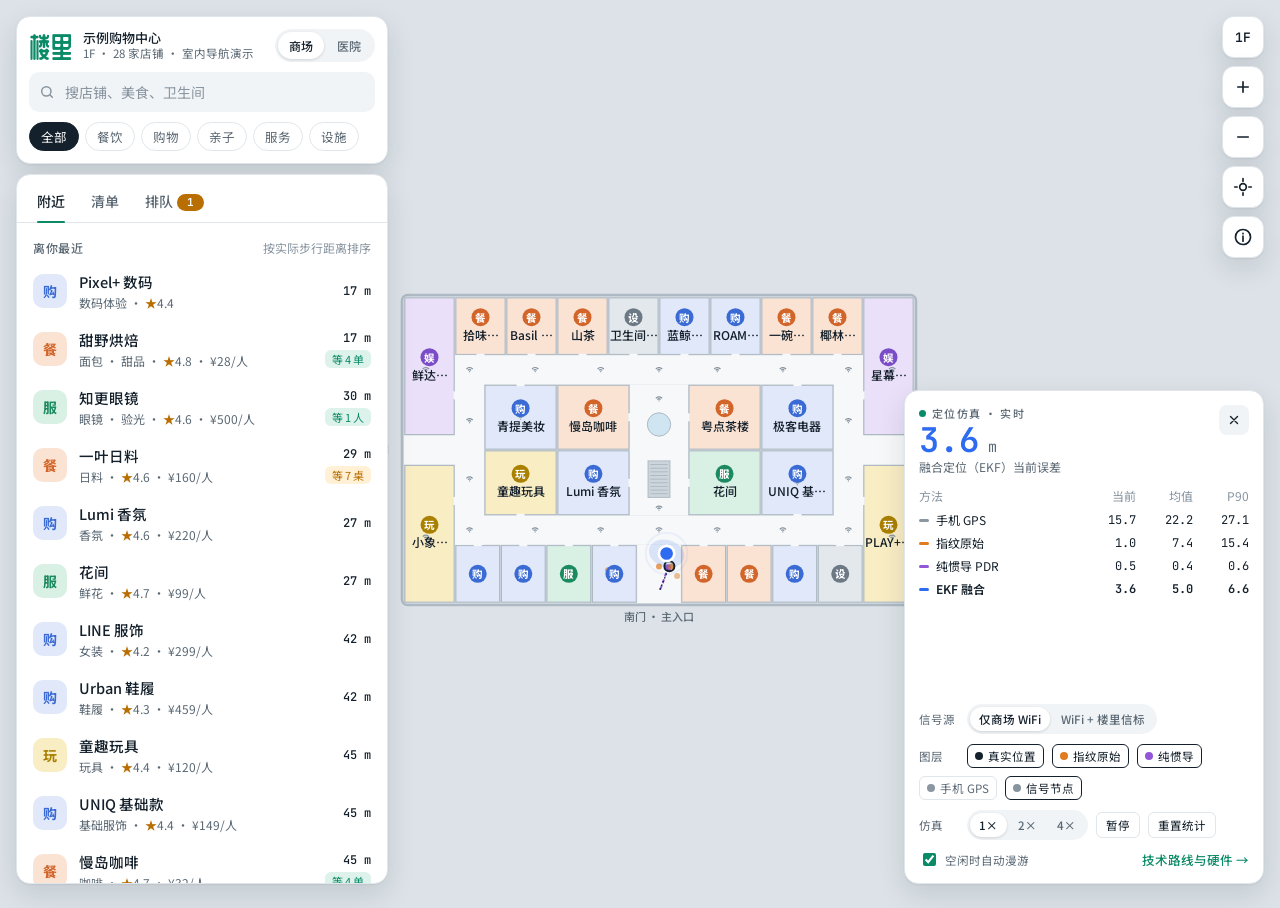
<file: demo/index.html>
<!doctype html>
<html lang="zh-CN"><head><meta charset="utf-8"><meta name="viewport" content="width=device-width,initial-scale=1,viewport-fit=cover">
<title>楼里室内导航</title>
<link rel="preconnect" href="https://fonts.googleapis.com">
<link rel="preconnect" href="https://fonts.gstatic.com" crossorigin>
<link href="https://fonts.googleapis.com/css2?family=JetBrains+Mono:wght@400;600&family=Noto+Sans+SC:wght@400;500;700&family=ZCOOL+QingKe+HuangYou&display=swap" rel="stylesheet">
<style>
/* Layout: full-bleed indoor floor plan on canvas; left column = search + panel (bottom sheet on phones); live positioning console bottom-right */
:root{
  --ground:#DCE2E7; --block:#CDD5DC; --floor:#F7F8F9; --wall:#AEB9C3;
  --ink:#14202B; --muted:#5A6874; --faint:#8794A0;
  --panel:#FFFFFF; --panel-2:#F1F4F6; --line:#E1E6EA;
  --accent:#0A8A66; --accent-ink:#FFFFFF; --accent-soft:#DDF2EA; --route-edge:#05664B;
  --me:#2D6BF0; --me-soft:rgba(45,107,240,.15);
  --warn:#B86E00; --warn-soft:#FFF0D6; --bad:#D2433E; --bad-soft:#FDE4E2; --good:#0A8A66;
  --c-gps:#8C96A0; --c-fp:#E07B1F; --c-pdr:#9256D8; --c-ekf:#2D6BF0; --c-truth:#14202B;
  --t1:#FBE3D3; --t2:#E0E8FA; --t3:#F9EDC4; --t4:#D9F0E5; --t5:#EAE0F9; --t6:#E3E8EC;
  --g1:#D2652A; --g2:#3A6BD4; --g3:#A98000; --g4:#1C8A60; --g5:#7A4CC8; --g6:#6C7884;
  --water:#CFE6F2; --done:#A9B4BE;
  --shadow:0 1px 2px rgba(20,32,43,.06),0 10px 28px rgba(20,32,43,.12);
  --f-ui:"Noto Sans SC",-apple-system,"PingFang SC","Hiragino Sans GB","Microsoft YaHei",sans-serif;
  --f-num:"JetBrains Mono",ui-monospace,"SF Mono",Menlo,Consolas,monospace;
  --f-brand:"ZCOOL QingKe HuangYou","Noto Sans SC","PingFang SC",sans-serif;
}
@media (prefers-color-scheme: dark){:root:not([data-theme="light"]){
  --ground:#0B1015; --block:#151C23; --floor:#1E262E; --wall:#33404C;
  --ink:#E7EDF2; --muted:#9AA8B4; --faint:#6E7C88;
  --panel:#151B21; --panel-2:#1D252D; --line:#28323C;
  --accent:#2CCB98; --accent-ink:#04261C; --accent-soft:#123A2E; --route-edge:#0E7A5A;
  --me:#5C8DFF; --me-soft:rgba(92,141,255,.18);
  --warn:#F0A63A; --warn-soft:#3A2A10; --bad:#FF6B63; --bad-soft:#3D1A18; --good:#2CCB98;
  --c-gps:#7F8A95; --c-fp:#F29A45; --c-pdr:#B486F0; --c-ekf:#5C8DFF; --c-truth:#E7EDF2;
  --t1:#3A281D; --t2:#1F2A44; --t3:#36301A; --t4:#173327; --t5:#2B2340; --t6:#232B33;
  --g1:#F08A4E; --g2:#7097F0; --g3:#D9B23A; --g4:#38C28D; --g5:#A780EC; --g6:#8C99A5;
  --water:#183243; --done:#4A5661;
  --shadow:0 1px 2px rgba(0,0,0,.3),0 10px 28px rgba(0,0,0,.45);
  color-scheme:dark;
}}
:root[data-theme="dark"]{
  --ground:#0B1015; --block:#151C23; --floor:#1E262E; --wall:#33404C;
  --ink:#E7EDF2; --muted:#9AA8B4; --faint:#6E7C88;
  --panel:#151B21; --panel-2:#1D252D; --line:#28323C;
  --accent:#2CCB98; --accent-ink:#04261C; --accent-soft:#123A2E; --route-edge:#0E7A5A;
  --me:#5C8DFF; --me-soft:rgba(92,141,255,.18);
  --warn:#F0A63A; --warn-soft:#3A2A10; --bad:#FF6B63; --bad-soft:#3D1A18; --good:#2CCB98;
  --c-gps:#7F8A95; --c-fp:#F29A45; --c-pdr:#B486F0; --c-ekf:#5C8DFF; --c-truth:#E7EDF2;
  --t1:#3A281D; --t2:#1F2A44; --t3:#36301A; --t4:#173327; --t5:#2B2340; --t6:#232B33;
  --g1:#F08A4E; --g2:#7097F0; --g3:#D9B23A; --g4:#38C28D; --g5:#A780EC; --g6:#8C99A5;
  --water:#183243; --done:#4A5661;
  --shadow:0 1px 2px rgba(0,0,0,.3),0 10px 28px rgba(0,0,0,.45);
  color-scheme:dark;
}
[hidden]{display:none!important}
html,body{height:100%}
body{background:var(--ground);color:var(--ink);font-family:var(--f-ui);font-size:14px;overflow:hidden;-webkit-font-smoothing:antialiased}
button{font-family:inherit;color:inherit}
button:focus-visible,input:focus-visible{outline:2px solid var(--me);outline-offset:2px}
#app{position:fixed;inset:0}
#map{position:absolute;inset:0;width:100%;height:100%;display:block;touch-action:none;cursor:grab}
#map.dragging{cursor:grabbing}
.card{background:var(--panel);border:1px solid var(--line);border-radius:14px;box-shadow:var(--shadow)}
.muted{color:var(--muted)}
.num{font-family:var(--f-num);font-variant-numeric:tabular-nums}

/* left column */
.side{position:absolute;top:calc(16px + env(safe-area-inset-top,0px));left:16px;bottom:16px;width:372px;display:flex;flex-direction:column;gap:10px;pointer-events:none;z-index:5}
.side>*{pointer-events:auto}
.topbar{padding:12px;display:flex;flex-direction:column;gap:10px;flex:none}
.brandrow{display:flex;align-items:center;gap:10px}
.brand{flex:none;white-space:nowrap;font-family:var(--f-brand);font-size:28px;line-height:1;color:var(--accent);letter-spacing:.04em}
.venue-name{flex:1;display:flex;flex-direction:column;line-height:1.25;min-width:0}
.venue-name b{font-size:13px;font-weight:500;white-space:nowrap;overflow:hidden;text-overflow:ellipsis}
.venue-name span{font-size:11.5px;color:var(--muted);white-space:nowrap;overflow:hidden;text-overflow:ellipsis}
.seg{display:inline-flex;background:var(--panel-2);border-radius:999px;padding:3px;gap:2px;flex:none}
.seg button{border:0;background:transparent;color:var(--muted);font-size:12px;font-weight:500;padding:5px 11px;border-radius:999px;cursor:pointer;white-space:nowrap}
.seg button[aria-pressed="true"]{background:var(--panel);color:var(--ink);box-shadow:0 1px 3px rgba(0,0,0,.14)}
.brandrow .seg{margin-left:auto}
.search{display:flex;align-items:center;gap:8px;background:var(--panel-2);border-radius:10px;padding:0 10px;height:40px}
.search svg{flex:none;color:var(--faint)}
.search input{flex:1;min-width:0;border:0;background:transparent;color:var(--ink);font:14px var(--f-ui);outline:none}
.search input::placeholder{color:var(--faint)}
.chips{display:flex;gap:6px;overflow-x:auto;scrollbar-width:none}
.chips::-webkit-scrollbar{display:none}
.fchip{flex:none;border:1px solid var(--line);background:var(--panel);border-radius:999px;padding:4px 11px;font-size:12.5px;cursor:pointer;color:var(--muted)}
.fchip[aria-pressed="true"]{background:var(--ink);border-color:var(--ink);color:var(--panel)}

.panel{flex:0 1 auto;min-height:0;display:flex;flex-direction:column;overflow:hidden}
.handle{display:none}
.tabs{display:flex;gap:2px;padding:6px 8px 0;border-bottom:1px solid var(--line);flex:none}
.tab{position:relative;border:0;background:none;padding:10px 12px 11px;font-size:14px;font-weight:500;color:var(--muted);cursor:pointer}
.tab[aria-selected="true"]{color:var(--ink)}
.tab[aria-selected="true"]::after{content:"";position:absolute;left:12px;right:12px;bottom:-1px;height:2.5px;border-radius:2px;background:var(--accent)}
.tab .badge{display:inline-block;min-width:17px;height:17px;padding:0 5px;margin-left:4px;border-radius:9px;background:var(--warn);color:var(--panel);font:600 11px/17px var(--f-num);text-align:center;vertical-align:1px}
.tab.navtab{color:var(--accent)}
.pbody{overflow-y:auto;padding:6px 0 12px;min-height:0;overscroll-behavior:contain}
.sect-h{display:flex;align-items:baseline;justify-content:space-between;padding:10px 16px 6px;font-size:12px;font-weight:500;letter-spacing:.06em;color:var(--muted)}
.sect-h .muted{letter-spacing:0;font-weight:400;color:var(--faint)}

.poi{display:flex;align-items:center;gap:12px;width:100%;border:0;background:none;text-align:left;padding:9px 16px;cursor:pointer}
.poi:hover{background:var(--panel-2)}
.glyph{flex:none;width:34px;height:34px;border-radius:10px;display:grid;place-items:center;background:var(--t);color:var(--g);font-weight:700;font-size:14px}
.pmain{flex:1;min-width:0;display:flex;flex-direction:column;gap:2px}
.pname{font-size:14.5px;font-weight:500;white-space:nowrap;overflow:hidden;text-overflow:ellipsis}
.pmeta{font-size:12px;color:var(--muted);white-space:nowrap;overflow:hidden;text-overflow:ellipsis}
.star{color:var(--warn)}
.pside{flex:none;display:flex;flex-direction:column;align-items:flex-end;gap:4px}
.dist{font:500 12px var(--f-num);color:var(--ink)}
.qchip{font-size:11px;padding:1px 7px;border-radius:6px;background:var(--panel-2);color:var(--muted);white-space:nowrap}
.qchip.warn{background:var(--warn-soft);color:var(--warn)}
.qchip.ok{background:var(--accent-soft);color:var(--accent)}

/* detail */
.dhead{padding:6px 16px 4px;display:flex;flex-direction:column;gap:6px}
.back{border:0;background:none;color:var(--muted);font-size:13px;padding:4px 0;cursor:pointer;align-self:flex-start;display:flex;align-items:center;gap:4px}
.dtitle{display:flex;gap:12px;align-items:center}
.dtitle h2{margin:0;font-size:20px;font-weight:700;text-wrap:balance}
.dmeta{font-size:13px;color:var(--muted);display:flex;flex-wrap:wrap;gap:4px 10px}
.tags{display:flex;flex-wrap:wrap;gap:6px}
.tag{font-size:11.5px;padding:2px 8px;border-radius:6px;background:var(--panel-2);color:var(--muted)}
.actions{display:flex;gap:8px;padding:10px 16px 4px}
.btn{border:1px solid var(--line);background:var(--panel);border-radius:10px;padding:9px 12px;font-size:13.5px;font-weight:500;cursor:pointer;display:inline-flex;align-items:center;justify-content:center;gap:6px;white-space:nowrap}
.btn:hover{background:var(--panel-2)}
.btn.primary{background:var(--accent);border-color:var(--accent);color:var(--accent-ink);flex:1}
.btn.primary:hover{filter:brightness(1.05);background:var(--accent)}
.btn.on{color:var(--warn);border-color:var(--warn)}
.btn.block{width:calc(100% - 32px);margin:8px 16px 0}
.qbox{margin:10px 16px 0;padding:12px 14px;border-radius:12px;background:var(--warn-soft);display:flex;align-items:center;gap:12px}
.qbox.ok{background:var(--accent-soft)}
.qbox .qn{font:600 26px/1 var(--f-num);color:var(--warn)}
.qbox.ok .qn{color:var(--accent)}
.qbox .qt{font-size:12.5px;color:var(--ink);line-height:1.45}
.deal{display:flex;align-items:center;gap:10px;margin:0 16px 8px;padding:10px 12px;border:1px solid var(--line);border-radius:12px}
.deal .dn{flex:1;min-width:0;font-size:13.5px}
.deal .dp{font:600 17px var(--f-num);color:var(--bad)}
.deal .do{font:12px var(--f-num);color:var(--faint);text-decoration:line-through}
.deal .tagx{font-size:11px;color:var(--bad);border:1px solid var(--bad);border-radius:4px;padding:0 4px;flex:none}
.menu{display:flex;flex-wrap:wrap;gap:6px;padding:0 16px}
.menu span{font-size:12.5px;padding:5px 10px;border-radius:8px;background:var(--panel-2)}
.rev{display:flex;gap:10px;padding:6px 16px}
.ava{flex:none;width:28px;height:28px;border-radius:50%;background:var(--panel-2);display:grid;place-items:center;font-size:12px;color:var(--muted)}
.rev p{margin:0;font-size:13px;line-height:1.55}
.rev b{font-weight:500;font-size:12px;color:var(--muted);display:block}
.note{margin:10px 16px 0;font-size:11.5px;color:var(--faint);line-height:1.5}

/* plan */
.fav{display:flex;align-items:center;gap:10px;padding:8px 16px}
.fav input{width:17px;height:17px;accent-color:var(--accent);flex:none}
.fav label{flex:1;min-width:0;display:flex;align-items:center;gap:10px;cursor:pointer}
.fav .glyph{width:28px;height:28px;border-radius:8px;font-size:12px}
.plan{margin:12px 16px 0;border:1px solid var(--line);border-radius:14px;overflow:hidden}
.plan-h{padding:12px 14px;background:var(--accent-soft)}
.plan-h b{font-size:15px}
.plan-h div{font-size:12.5px;color:var(--muted);margin-top:3px}
.plan-h .save{color:var(--accent);font-weight:500}
.stop{display:grid;grid-template-columns:26px 1fr auto;gap:10px;align-items:start;padding:10px 14px;border-top:1px solid var(--line)}
.sn{width:22px;height:22px;border-radius:50%;background:var(--accent);color:var(--accent-ink);font:600 12px/22px var(--f-num);text-align:center}
.stop .st{font-size:13.5px;font-weight:500}
.stop .ss{font-size:12px;color:var(--muted);margin-top:2px;line-height:1.45}
.stop .tm{font:500 12.5px var(--f-num)}
.flow{margin:6px 16px 0;padding:12px 14px;border-radius:12px;background:var(--panel-2)}
.flow ol{margin:6px 0 0;padding-left:20px;font-size:13px;line-height:1.75}
.flow .opt{color:var(--accent);font-size:11.5px;border:1px solid var(--accent);border-radius:4px;padding:0 4px;margin-left:4px}

/* tickets */
.ticket{margin:8px 16px;border-radius:14px;border:1px solid var(--line);overflow:hidden}
.tk-top{display:flex;align-items:center;gap:14px;padding:14px}
.tk-num{font:600 30px/1 var(--f-num);letter-spacing:.02em}
.tk-info{flex:1;min-width:0}
.tk-info b{font-size:14.5px;font-weight:500;display:block}
.tk-info span{font-size:12px;color:var(--muted)}
.tk-state{font-size:12px;font-weight:500;padding:3px 9px;border-radius:999px;background:var(--panel-2);color:var(--muted);flex:none}
.tk-state.soon{background:var(--warn-soft);color:var(--warn)}
.tk-state.called{background:var(--bad-soft);color:var(--bad)}
.tk-bar{height:4px;background:var(--panel-2)}
.tk-bar i{display:block;height:100%;background:var(--accent);transition:width .6s}
.tk-grid{display:grid;grid-template-columns:repeat(3,1fr);border-top:1px solid var(--line)}
.tk-grid div{padding:10px 12px;display:flex;flex-direction:column;gap:2px}
.tk-grid div+div{border-left:1px solid var(--line)}
.tk-grid small{font-size:11px;color:var(--muted)}
.tk-grid b{font:600 15px var(--f-num)}
.tk-foot{display:flex;gap:8px;padding:0 14px 12px}
.empty{padding:28px 24px;text-align:center;color:var(--muted);font-size:13px;line-height:1.7}

/* nav panel */
.navsum{padding:12px 16px 4px;display:flex;align-items:baseline;gap:14px}
.navsum .big{font:600 30px/1 var(--f-num)}
.navsum .big small{font-size:14px;font-weight:400;color:var(--muted);margin-left:2px}
.legs{padding:4px 16px 0}
.leg{display:flex;align-items:center;gap:10px;padding:7px 0;font-size:13.5px}
.leg .sn{background:var(--panel-2);color:var(--muted)}
.leg.cur .sn{background:var(--accent);color:var(--accent-ink)}
.leg.done{color:var(--faint)}
.leg.done .sn{background:var(--done);color:var(--panel)}

/* nav banner */
.navbanner{position:absolute;top:calc(16px + env(safe-area-inset-top,0px));left:404px;width:min(420px,calc(100% - 404px - 76px));z-index:6;display:flex;align-items:center;gap:14px;padding:12px 16px;border-radius:16px;background:var(--accent);color:var(--accent-ink);box-shadow:var(--shadow)}
.navbanner svg{flex:none}
.nb-main{font-size:21px;font-weight:700;line-height:1.2}
.nb-sub{font-size:13px;opacity:.85;margin-top:2px}

/* fab */
.fab{position:absolute;top:calc(16px + env(safe-area-inset-top,0px));right:16px;display:flex;flex-direction:column;gap:8px;z-index:6}
.fab button{width:42px;height:42px;border-radius:12px;border:1px solid var(--line);background:var(--panel);box-shadow:var(--shadow);display:grid;place-items:center;cursor:pointer;color:var(--ink)}
.fab button.on{color:var(--me)}
.floor{font:600 13px var(--f-num)}

/* console */
.console{position:absolute;right:16px;bottom:16px;width:330px;padding:14px;z-index:5;display:flex;flex-direction:column;gap:10px}
.con-h{display:flex;align-items:flex-start;justify-content:space-between;gap:8px}
.eyebrow{font-size:11px;letter-spacing:.12em;color:var(--muted);font-weight:500}
.livedot{display:inline-block;width:7px;height:7px;border-radius:50%;background:var(--good);margin-right:6px;vertical-align:1px;animation:blink 1.6s infinite}
@keyframes blink{50%{opacity:.25}}
.eNow{font:600 34px/1.1 var(--f-num);color:var(--c-ekf)}
.eNow small{font-size:15px;color:var(--muted);font-weight:400}
.con-sub{font-size:12px;color:var(--muted)}
.icon-btn{border:0;background:var(--panel-2);border-radius:8px;width:30px;height:30px;display:grid;place-items:center;cursor:pointer;flex:none}
.mtab{width:100%;border-collapse:collapse;font-size:12px}
.mtab th{font-weight:400;color:var(--faint);text-align:right;padding:2px 0 4px}
.mtab th:first-child{text-align:left}
.mtab td{padding:3px 0;text-align:right;font-family:var(--f-num);font-variant-numeric:tabular-nums}
.mtab td:first-child{text-align:left;font-family:var(--f-ui)}
.mtab tr.ekf td{font-weight:600}
.sw{display:inline-block;width:10px;height:3px;border-radius:2px;margin-right:7px;vertical-align:3px}
#chart{width:100%;height:84px;display:block}
.ctl{display:flex;align-items:center;gap:8px;flex-wrap:wrap}
.ctl .lbl{font-size:11.5px;color:var(--muted);width:40px;flex:none}
.ctl .seg button{padding:4px 9px;font-size:11.5px}
.lchip{border:1px solid var(--line);background:none;border-radius:6px;padding:3px 7px;font-size:11.5px;cursor:pointer;color:var(--muted);display:inline-flex;align-items:center;gap:5px}
.lchip[aria-pressed="true"]{color:var(--ink);border-color:var(--ink)}
.lchip i{width:8px;height:8px;border-radius:50%;display:inline-block}
.sbtn{border:1px solid var(--line);background:none;border-radius:6px;padding:4px 9px;font-size:11.5px;cursor:pointer}
.roam{font-size:11.5px;color:var(--muted);display:flex;align-items:center;gap:6px;cursor:pointer}
.roam input{accent-color:var(--accent)}
.linkbtn{border:0;background:none;color:var(--accent);font-size:12.5px;font-weight:500;cursor:pointer;padding:0;text-align:left}
.con-pill{display:none}

/* toast */
.toast{position:absolute;left:50%;bottom:28px;transform:translateX(calc(-50% + 186px));z-index:9;display:flex;align-items:center;gap:12px;max-width:min(480px,calc(100% - 32px));padding:11px 12px 11px 16px;border-radius:12px;background:var(--ink);color:var(--panel);font-size:13.5px;line-height:1.45;box-shadow:var(--shadow)}
.toast button{flex:none;border:0;border-radius:8px;padding:6px 11px;background:var(--accent);color:var(--accent-ink);font-weight:500;cursor:pointer}

/* about */
.about{position:absolute;top:0;right:0;bottom:0;width:min(470px,100%);z-index:20;overflow-y:auto;border-radius:0;border-width:0 0 0 1px;padding:calc(20px + env(safe-area-inset-top,0px)) 24px 32px}
.about h2{font-size:20px;margin:0 0 4px}
.about h3{font-size:14px;margin:24px 0 8px;letter-spacing:.04em}
.about p,.about li{font-size:13.5px;line-height:1.7;color:var(--ink)}
.about p{margin:0 0 8px}
.about ul{padding-left:18px;margin:0}
.pipe{display:flex;flex-direction:column;gap:6px}
.pipe div{display:grid;grid-template-columns:30px 1fr;gap:10px;align-items:start;padding:10px 12px;border-radius:10px;background:var(--panel-2)}
.pipe b{font-size:13.5px;display:block}
.pipe span{font-size:12.5px;color:var(--muted);line-height:1.55}
.pipe i{font:600 12px/22px var(--f-num);font-style:normal;width:22px;height:22px;border-radius:6px;background:var(--accent);color:var(--accent-ink);text-align:center}
.hw{display:flex;gap:16px;align-items:center;padding:14px;border:1px solid var(--line);border-radius:14px}
.hw-dev{flex:none;width:76px;height:76px;border-radius:50%;background:radial-gradient(circle at 50% 45%,var(--panel) 0 34%,var(--panel-2) 35% 100%);border:1px solid var(--line);display:grid;place-items:center;position:relative}
.hw-dev::after{content:"";width:9px;height:9px;border-radius:50%;background:var(--accent);box-shadow:0 0 0 6px var(--accent-soft)}
.kv{display:grid;grid-template-columns:auto 1fr;gap:3px 12px;font-size:12.5px}
.kv dt{color:var(--muted)}
.kv dd{margin:0}
.ptab{width:100%;border-collapse:collapse;font-size:12.5px}
.ptab th,.ptab td{border-bottom:1px solid var(--line);padding:7px 6px;text-align:left;vertical-align:top}
.ptab th{color:var(--muted);font-weight:500}
.closex{position:sticky;top:0;float:right;margin:-4px -8px 0 0}

@media (max-width:760px){
  .side{left:10px;right:10px;width:auto;bottom:auto;top:calc(10px + env(safe-area-inset-top,0px))}
  .topbar{padding:10px;gap:8px}
  .brand{font-size:24px}
  .panel{position:fixed;left:0;right:0;bottom:0;max-height:46%;border-radius:18px 18px 0 0;border-width:1px 0 0;padding-bottom:env(safe-area-inset-bottom,0px);transition:max-height .25s}
  .panel.collapsed{max-height:104px}
  .handle{display:block;border:0;background:none;padding:8px 0 0;cursor:pointer;flex:none}
  .handle i{display:block;width:38px;height:4px;border-radius:2px;background:var(--line);margin:0 auto}
  .navbanner{left:10px;right:62px;width:auto;top:calc(150px + env(safe-area-inset-top,0px));padding:10px 12px}
  .nb-main{font-size:17px}
  .fab{right:10px;top:calc(150px + env(safe-area-inset-top,0px))}
  .fab button{width:40px;height:40px}
  .console{display:none;left:10px;right:10px;width:auto;bottom:auto;top:calc(150px + env(safe-area-inset-top,0px));z-index:12}
  .console.open{display:flex}
  .con-pill{display:flex;align-items:center;gap:6px;position:absolute;left:10px;top:calc(150px + env(safe-area-inset-top,0px));z-index:6;border:1px solid var(--line);background:var(--panel);box-shadow:var(--shadow);border-radius:999px;padding:7px 12px;font-size:12px;cursor:pointer}
  .con-pill b{font-family:var(--f-num);color:var(--c-ekf)}
  body.navving .con-pill{top:calc(214px + env(safe-area-inset-top,0px))}
  .toast{transform:translateX(-50%);bottom:calc(46% + 12px)}
}
@media (prefers-reduced-motion:reduce){.livedot{animation:none}.tk-bar i{transition:none}}
</style>

<div id="app">
  <canvas id="map" aria-label="室内地图"></canvas>

  <div class="side">
    <div class="topbar card">
      <div class="brandrow">
        <div class="brand">楼里</div>
        <div class="venue-name"><b id="venueTitle">示例购物中心</b><span id="venueSub">1F · 室内导航演示</span></div>
        <div class="seg" id="venueSeg" role="group" aria-label="切换场景">
          <button data-v="mall" aria-pressed="true">商场</button>
          <button data-v="hosp" aria-pressed="false">医院</button>
        </div>
      </div>
      <label class="search">
        <svg width="16" height="16" viewBox="0 0 24 24" fill="none" stroke="currentColor" stroke-width="2.2" stroke-linecap="round"><circle cx="11" cy="11" r="7"/><path d="m20 20-3.5-3.5"/></svg>
        <input id="q" type="search" placeholder="搜店铺、科室、卫生间" autocomplete="off">
      </label>
      <div class="chips" id="chips"></div>
    </div>
    <div class="panel card" id="panel">
      <button class="handle" id="handle" aria-label="展开或收起"><i></i></button>
      <div class="tabs" id="tabs" role="tablist"></div>
      <div class="pbody" id="pbody"></div>
    </div>
  </div>

  <div class="navbanner" id="navbanner" hidden>
    <svg id="nbIcon" width="44" height="44" viewBox="0 0 44 44"></svg>
    <div><div class="nb-main" id="nbMain"></div><div class="nb-sub" id="nbSub"></div></div>
  </div>

  <div class="fab">
    <button class="floor" title="当前楼层" aria-label="当前楼层 1F">1F</button>
    <button id="zin" aria-label="放大"><svg width="18" height="18" viewBox="0 0 24 24" fill="none" stroke="currentColor" stroke-width="2.2" stroke-linecap="round"><path d="M12 5v14M5 12h14"/></svg></button>
    <button id="zout" aria-label="缩小"><svg width="18" height="18" viewBox="0 0 24 24" fill="none" stroke="currentColor" stroke-width="2.2" stroke-linecap="round"><path d="M5 12h14"/></svg></button>
    <button id="locate" aria-label="回到我的位置"><svg width="20" height="20" viewBox="0 0 24 24" fill="none" stroke="currentColor" stroke-width="2"><circle cx="12" cy="12" r="4"/><path d="M12 2v3M12 19v3M2 12h3M19 12h3" stroke-linecap="round"/></svg></button>
    <button id="aboutFab" aria-label="技术路线与硬件"><svg width="20" height="20" viewBox="0 0 24 24" fill="none" stroke="currentColor" stroke-width="2" stroke-linecap="round"><circle cx="12" cy="12" r="9"/><path d="M12 11v6M12 7.5v.5"/></svg></button>
  </div>

  <button class="con-pill" id="conPill"><span class="livedot"></span>融合误差 <b id="pillErr">–</b> m</button>

  <section class="console card" id="console" aria-label="定位仿真控制台">
    <div class="con-h">
      <div>
        <div class="eyebrow"><span class="livedot"></span>定位仿真 · 实时</div>
        <div class="eNow"><span id="eNow">–</span><small> m</small></div>
        <div class="con-sub">融合定位（EKF）当前误差</div>
      </div>
      <button class="icon-btn" id="conClose" aria-label="收起控制台"><svg width="14" height="14" viewBox="0 0 24 24" fill="none" stroke="currentColor" stroke-width="2.4" stroke-linecap="round"><path d="M6 6l12 12M18 6 6 18"/></svg></button>
    </div>
    <table class="mtab">
      <thead><tr><th>方法</th><th>当前</th><th>均值</th><th>P90</th></tr></thead>
      <tbody id="mrows"></tbody>
    </table>
    <canvas id="chart" aria-label="最近 60 秒误差曲线"></canvas>
    <div class="ctl"><span class="lbl">信号源</span>
      <div class="seg" id="srcSeg"><button data-src="wifi" aria-pressed="true">仅商场 WiFi</button><button data-src="fused" aria-pressed="false">WiFi + 楼里信标</button></div>
    </div>
    <div class="ctl"><span class="lbl">图层</span>
      <button class="lchip" data-layer="truth" aria-pressed="true"><i style="background:var(--c-truth)"></i>真实位置</button>
      <button class="lchip" data-layer="fp" aria-pressed="true"><i style="background:var(--c-fp)"></i>指纹原始</button>
      <button class="lchip" data-layer="pdr" aria-pressed="true"><i style="background:var(--c-pdr)"></i>纯惯导</button>
      <button class="lchip" data-layer="gps" aria-pressed="false"><i style="background:var(--c-gps)"></i>手机 GPS</button>
      <button class="lchip" data-layer="nodes" aria-pressed="true"><i style="background:var(--faint)"></i>信号节点</button>
    </div>
    <div class="ctl"><span class="lbl">仿真</span>
      <div class="seg" id="spdSeg"><button data-spd="1" aria-pressed="true">1×</button><button data-spd="2" aria-pressed="false">2×</button><button data-spd="4" aria-pressed="false">4×</button></div>
      <button class="sbtn" id="pauseBtn">暂停</button>
      <button class="sbtn" id="resetBtn">重置统计</button>
    </div>
    <div class="ctl" style="justify-content:space-between">
      <label class="roam"><input type="checkbox" id="roamChk" checked>空闲时自动漫游</label>
      <button class="linkbtn" id="aboutBtn">技术路线与硬件 →</button>
    </div>
  </section>

  <div class="toast" id="toast" hidden role="status"><span id="toastText"></span><button id="toastBtn" hidden></button></div>

  <aside class="about card" id="about" hidden aria-label="技术路线与硬件">
    <button class="icon-btn closex" id="aboutClose" aria-label="关闭"><svg width="14" height="14" viewBox="0 0 24 24" fill="none" stroke="currentColor" stroke-width="2.4" stroke-linecap="round"><path d="M6 6l12 12M18 6 6 18"/></svg></button>
    <div class="eyebrow">楼里 · 技术路线</div>
    <h2>室内为什么定不准，楼里怎么做</h2>
    <p class="muted">卫星信号穿不透楼板和钢结构，手机在商场、医院里常常偏出几十米，还分不清楼层。楼里优先复用场馆已有的 WiFi，用自研蓝牙信标补盲，再和手机自带的惯性传感器做融合。</p>
    <h3>定位链路</h3>
    <div class="pipe">
      <div><i>1</i><p style="margin:0"><b>信号采集</b><span>扫描场馆 WiFi 热点和楼里信标的信号强度（RSSI）。WiFi 约每 2 秒一次，信标约每秒一次。</span></p></div>
      <div><i>2</i><p style="margin:0"><b>指纹匹配 WKNN</b><span>和离线采集的信号指纹库比对，取最相似的 4 个参考点加权平均，得到绝对位置，误差 3–6 米，会跳动。</span></p></div>
      <div><i>3</i><p style="margin:0"><b>行人航位推算 PDR</b><span>加速度计检测步伐，陀螺仪测转向，逐步推算相对位移。短时很准，但陀螺零偏会让航向慢慢漂走。</span></p></div>
      <div><i>4</i><p style="margin:0"><b>扩展卡尔曼滤波 EKF</b><span>状态为位置和航向。每走一步做一次预测，每收到一次指纹定位做一次更新；马氏距离门限剔除离群点，按指纹置信度自适应调整观测噪声。</span></p></div>
      <div><i>5</i><p style="margin:0"><b>地图约束</b><span>每一步推算都不许穿墙：撞墙时沿墙滑动，并据此微调航向，相当于用建筑结构校正陀螺漂移。导航时再吸附到路线上，蓝点不乱跳。</span></p></div>
      <div><i>6</i><p style="margin:0"><b>A* 路径规划</b><span>在 0.5 米栅格上做 8 邻域 A*，并对贴墙路径加代价，路线走在通道中间；之后拉直路径，按转角生成“在某店处左转”这样的地标式指引。</span></p></div>
      <div><i>7</i><p style="margin:0"><b>排队感知的多点规划</b><span>对清单里的店做全排列搜索，目标是总完成时间最短。需要排队的店先自动取号，路线会安排你先逛别的店，回来时正好叫号。</span></p></div>
    </div>
    <h3>自研硬件：楼里信标</h3>
    <div class="hw">
      <div class="hw-dev" aria-hidden="true"></div>
      <dl class="kv">
        <dt>形态</dt><dd>吸顶式低功耗蓝牙信标，免布线</dd>
        <dt>协议</dt><dd>BLE 5.0，兼容 iBeacon，小程序可直接扫描</dd>
        <dt>布设</dt><dd>沿主通道每 8–10 米一个，只补 WiFi 覆盖弱的区域</dd>
        <dt>供电</dt><dd>电池或 USB 取电</dd>
      </dl>
    </div>
    <p class="muted" style="margin-top:10px">这一步不能省：iOS 和微信小程序拿不到周围 WiFi 列表，但都能扫描 iBeacon。只靠 WiFi 的方案在 iPhone 上用不了，信标是让方案对所有手机都可用的那一层。</p>
    <h3>不同终端能用什么</h3>
    <table class="ptab">
      <thead><tr><th>终端</th><th>WiFi 扫描</th><th>蓝牙信标</th><th>惯性传感器</th></tr></thead>
      <tbody>
        <tr><td>Android App / SDK</td><td>可以，但前台约 2 分钟只能扫 4 次；部分机型支持 WiFi RTT</td><td>可以</td><td>可以</td></tr>
        <tr><td>iOS App / SDK</td><td>不可以</td><td>可以</td><td>可以</td></tr>
        <tr><td>微信小程序</td><td>仅安卓（系统限制约 2 分钟 4 次）；iOS 要用户手动进设置页</td><td>可以</td><td>可以</td></tr>
        <tr><td>网页 H5</td><td>不可以</td><td>不可以</td><td>可以（iOS 需授权）</td></tr>
      </tbody>
    </table>
    <p class="muted" style="margin-top:8px">本页面是网页演示，信号和步伐都是仿真生成的。真机版本走微信小程序（蓝牙信标为主），或者以 SDK 形式接入大众点评、美团、高德这类 App。</p>
    <h3>下一步</h3>
    <ul>
      <li>粒子滤波替代硬约束，更自然地处理墙体和窄通道</li>
      <li>气压计判断楼层，扶梯和电梯自动切层</li>
      <li>用众包轨迹自动更新指纹库，降低维护成本</li>
      <li>对接商户排队系统和场馆 WiFi 控制器的位置接口</li>
    </ul>
    <p style="margin-top:10px"><a href="../report/index.html" target="_blank" rel="noopener" style="color:var(--accent)">需求分析、市场与营收测算 →</a></p>
  </aside>
</div>

<script>
'use strict';
/* ============ utils ============ */
const $=s=>document.querySelector(s);
const clamp=(v,a,b)=>Math.max(a,Math.min(b,v));
const rad=d=>d*Math.PI/180;
const hyp=Math.hypot;
const wrap=a=>{while(a>Math.PI)a-=2*Math.PI;while(a<-Math.PI)a+=2*Math.PI;return a;};
function gauss(){let u=0,v=0;while(!u)u=Math.random();while(!v)v=Math.random();return Math.sqrt(-2*Math.log(u))*Math.cos(2*Math.PI*v);}
const esc=s=>String(s).replace(/[&<>"]/g,c=>({'&':'&amp;','<':'&lt;','>':'&gt;','"':'&quot;'}[c]));
function store(k,v){try{if(v===undefined)return JSON.parse(localStorage.getItem(k));localStorage.setItem(k,JSON.stringify(v));}catch(e){return null;}}

/* ============ building geometry (meters) ============ */
const BW=140,BH=84,RES=0.5,GW=BW/RES,GH=BH/RES;
const CORR=[[14,16,126,24],[14,60,126,68],[14,16,22,68],[118,16,126,68],[62,24,78,60],[64,68,76,84],[0,38,14,46],[126,38,140,46]];
const SLOTS=(()=>{const a=[];const add=(id,x0,y0,x1,y1,dx,dy,ix,iy)=>a.push({id,x0,y0,x1,y1,dx,dy,ix,iy,tx:dx+ix*3,ty:dy+iy*3,cx:(x0+x1)/2,cy:(y0+y1)/2});
  for(let i=0;i<8;i++){const x=14+14*i;add('N'+(i+1),x,0,x+14,16,x+7,16,0,-1);}
  add('NW',0,0,14,38,14,27,-1,0);add('NE',126,0,140,38,126,27,1,0);add('SW',0,46,14,84,14,56,-1,0);add('SE',126,46,140,84,126,56,1,0);
  for(let i=0;i<4;i++){const x=14+12.5*i;add('S'+(i+1),x,68,x+12.5,84,x+6.25,68,0,1);}
  for(let i=0;i<4;i++){const x=76+12.5*i;add('S'+(i+5),x,68,x+12.5,84,x+6.25,68,0,1);}
  add('IW1',22,24,42,42,32,24,0,1);add('IW2',42,24,62,42,62,33,-1,0);add('IW3',22,42,42,60,32,60,0,-1);add('IW4',42,42,62,60,62,51,-1,0);
  add('IE1',78,24,98,42,78,33,1,0);add('IE2',98,24,118,42,108,24,0,1);add('IE3',78,42,98,60,78,51,1,0);add('IE4',98,42,118,60,108,60,0,-1);
  return a;})();
const SL={};SLOTS.forEach(s=>SL[s.id]=s);
const FOUNTAIN={x:70,y:35,r:3.2}, ESC=[67,45,73,55];
const ENTR=[{x:70,y:84,t:'南门 · 主入口',a:'s'},{x:0,y:42,t:'西门',a:'w'},{x:140,y:42,t:'东门',a:'e'}];

const walk=new Uint8Array(GW*GH);
const gi=(gx,gy)=>gy*GW+gx;
const toG=v=>Math.floor(v/RES);
function inGrid(gx,gy){return gx>=0&&gy>=0&&gx<GW&&gy<GH;}
function isWalk(x,y){const gx=toG(x),gy=toG(y);return inGrid(gx,gy)&&walk[gi(gx,gy)]===1;}
function fillRect(x0,y0,x1,y1,v){for(let gy=Math.max(0,toG(y0));gy<Math.min(GH,Math.ceil(y1/RES));gy++)for(let gx=Math.max(0,toG(x0));gx<Math.min(GW,Math.ceil(x1/RES));gx++){const cx=(gx+.5)*RES,cy=(gy+.5)*RES;if(cx>x0&&cx<x1&&cy>y0&&cy<y1)walk[gi(gx,gy)]=v;}}
function setW(x,y,v){const gx=toG(x),gy=toG(y);if(inGrid(gx,gy))walk[gi(gx,gy)]=v;}
CORR.forEach(r=>fillRect(...r,1));
SLOTS.forEach(s=>fillRect(s.x0+.5,s.y0+.5,s.x1-.5,s.y1-.5,1));
for(let gy=0;gy<GH;gy++)for(let gx=0;gx<GW;gx++){const x=(gx+.5)*RES,y=(gy+.5)*RES;if(hyp(x-FOUNTAIN.x,y-FOUNTAIN.y)<FOUNTAIN.r)walk[gi(gx,gy)]=0;}
fillRect(...ESC,0);
SLOTS.forEach(s=>{const tx=-s.iy,ty=s.ix;for(let t=-1.2;t<=1.2;t+=.2)for(let u=-1;u<=1.3;u+=.2)setW(s.dx+tx*t+s.ix*u,s.dy+ty*t+s.iy*u,1);});

// clearance (chamfer distance transform, in cells)
const clr=new Float32Array(GW*GH);
(()=>{for(let i=0;i<clr.length;i++)clr[i]=walk[i]?1e6:0;const D=1.4142;
  for(let y=0;y<GH;y++)for(let x=0;x<GW;x++){const i=gi(x,y);if(!clr[i])continue;let v=clr[i];
    if(x>0)v=Math.min(v,clr[i-1]+1);if(y>0){v=Math.min(v,clr[i-GW]+1);if(x>0)v=Math.min(v,clr[i-GW-1]+D);if(x<GW-1)v=Math.min(v,clr[i-GW+1]+D);}clr[i]=v;}
  for(let y=GH-1;y>=0;y--)for(let x=GW-1;x>=0;x--){const i=gi(x,y);if(!clr[i])continue;let v=clr[i];
    if(x<GW-1)v=Math.min(v,clr[i+1]+1);if(y<GH-1){v=Math.min(v,clr[i+GW]+1);if(x<GW-1)v=Math.min(v,clr[i+GW+1]+D);if(x>0)v=Math.min(v,clr[i+GW-1]+D);}clr[i]=v;}
})();

/* ============ path planning ============ */
class Heap{constructor(){this.i=[];this.f=[];}
  get n(){return this.i.length;}
  clear(){this.i.length=0;this.f.length=0;}
  push(k,f){const I=this.i,F=this.f;let p=I.length;I.push(k);F.push(f);while(p>0){const q=(p-1)>>1;if(F[q]<=f)break;I[p]=I[q];F[p]=F[q];p=q;}I[p]=k;F[p]=f;}
  pop(){const I=this.i,F=this.f;const top=I[0];const k=I.pop(),f=F.pop();const n=I.length;if(n){let p=0;for(;;){let c=2*p+1;if(c>=n)break;if(c+1<n&&F[c+1]<F[c])c++;if(F[c]>=f)break;I[p]=I[c];F[p]=F[c];p=c;}I[p]=k;F[p]=f;}return top;}}
const heap=new Heap();
const NB=[[1,0,1],[-1,0,1],[0,1,1],[0,-1,1],[1,1,1.4142],[1,-1,1.4142],[-1,1,1.4142],[-1,-1,1.4142]];
function nearestCell(x,y){const gx=clamp(toG(x),0,GW-1),gy=clamp(toG(y),0,GH-1);if(walk[gi(gx,gy)])return gi(gx,gy);
  for(let r=1;r<40;r++){let best=-1,bd=1e9;for(let dy=-r;dy<=r;dy++)for(let dx=-r;dx<=r;dx++){if(Math.max(Math.abs(dx),Math.abs(dy))!==r)continue;const X=gx+dx,Y=gy+dy;if(!inGrid(X,Y)||!walk[gi(X,Y)])continue;const d=dx*dx+dy*dy;if(d<bd){bd=d;best=gi(X,Y);}}if(best>=0)return best;}return -1;}
const cellPt=i=>({x:(i%GW+.5)*RES,y:((i/GW|0)+.5)*RES});
function nearestWalkPt(x,y){return isWalk(x,y)?{x,y}:cellPt(nearestCell(x,y));}
function wallCost(n){const c=clr[n]*RES;return c<1.6?1+(1.6-c)*1.3:1;}
function expand(s,t,useCost){
  const g=new Float32Array(GW*GH).fill(Infinity),came=new Int32Array(GW*GH).fill(-1),closed=new Uint8Array(GW*GH);
  const tx=t>=0?t%GW:0,ty=t>=0?(t/GW|0):0;
  const h=t>=0?(i=>{const dx=Math.abs(i%GW-tx),dy=Math.abs((i/GW|0)-ty);return dx+dy-0.5858*Math.min(dx,dy);}):(()=>0);
  heap.clear();g[s]=0;heap.push(s,h(s));
  while(heap.n){const cur=heap.pop();if(closed[cur])continue;closed[cur]=1;if(cur===t)break;const cx=cur%GW,cy=cur/GW|0;
    for(const [dx,dy,w] of NB){const nx=cx+dx,ny=cy+dy;if(!inGrid(nx,ny))continue;const n=gi(nx,ny);if(!walk[n]||closed[n])continue;
      if(dx&&dy&&(!walk[gi(cx+dx,cy)]||!walk[gi(cx,cy+dy)]))continue;
      const ng=g[cur]+w*(useCost?wallCost(n):1);if(ng<g[n]){g[n]=ng;came[n]=cur;heap.push(n,ng+h(n));}}}
  return {g,came};}
function distField(x,y){const s=nearestCell(x,y);return expand(s,-1,false).g;}
function los(a,b,s0,e0){const L=hyp(b.x-a.x,b.y-a.y),n=Math.max(1,Math.ceil(L/.25));
  for(let i=0;i<=n;i++){const x=a.x+(b.x-a.x)*i/n,y=a.y+(b.y-a.y)*i/n;const gx=toG(x),gy=toG(y);if(!inGrid(gx,gy))return false;const k=gi(gx,gy);if(!walk[k])return false;
    if(clr[k]*RES<0.8&&hyp(x-s0.x,y-s0.y)>2.5&&hyp(x-e0.x,y-e0.y)>2.5)return false;}return true;}
function astar(ax,ay,bx,by){
  const a=nearestWalkPt(ax,ay),b=nearestWalkPt(bx,by);const s=nearestCell(a.x,a.y),t=nearestCell(b.x,b.y);if(s<0||t<0)return null;
  const {came}=expand(s,t,true);if(s!==t&&came[t]<0)return null;
  const cells=[];for(let c=t;c!==-1;c=came[c]){cells.push(c);if(c===s)break;}cells.reverse();
  const pts=cells.map(cellPt);pts[0]=a;pts[pts.length-1]=b;if(pts.length===1)pts.push({...b});
  const out=[pts[0]];let i=0;const n=pts.length;
  while(i<n-1){let j=i+1;for(let k=i+2;k<n;k++){if(los(pts[i],pts[k],a,b))j=k;else if(k-j>8)break;}out.push(pts[j]);i=j;}
  return makeRoute(out);}
function makeRoute(pts){const cum=[0];for(let i=1;i<pts.length;i++)cum.push(cum[i-1]+hyp(pts[i].x-pts[i-1].x,pts[i].y-pts[i-1].y));
  const r={pts,cum,len:cum[cum.length-1],turns:[]};
  for(let i=1;i<pts.length-1;i++){const a=Math.atan2(pts[i].y-pts[i-1].y,pts[i].x-pts[i-1].x),b=Math.atan2(pts[i+1].y-pts[i].y,pts[i+1].x-pts[i].x);const ang=wrap(b-a);
    if(Math.abs(ang)>rad(28))r.turns.push({s:cum[i],ang,x:pts[i].x,y:pts[i].y});}
  return r;}
function pointAt(r,s){s=clamp(s,0,r.len);let i=1;while(i<r.cum.length-1&&r.cum[i]<s)i++;const a=r.pts[i-1],b=r.pts[i];const L=r.cum[i]-r.cum[i-1]||1;const t=(s-r.cum[i-1])/L;
  return {x:a.x+(b.x-a.x)*t,y:a.y+(b.y-a.y)*t,h:Math.atan2(b.y-a.y,b.x-a.x)};}
function project(r,p){let best={d:1e9,s:0,x:p.x,y:p.y};for(let i=1;i<r.pts.length;i++){const a=r.pts[i-1],b=r.pts[i];const vx=b.x-a.x,vy=b.y-a.y;const L2=vx*vx+vy*vy||1;
  const t=clamp(((p.x-a.x)*vx+(p.y-a.y)*vy)/L2,0,1);const x=a.x+vx*t,y=a.y+vy*t;const d=hyp(p.x-x,p.y-y);if(d<best.d)best={d,s:r.cum[i-1]+Math.sqrt(L2)*t,x,y};}return best;}

/* ============ radio environment ============ */
const APS=[];[18,36,54,70,86,104,122].forEach(x=>{APS.push({x,y:20});APS.push({x,y:64});});
APS.push({x:18,y:34},{x:18,y:50},{x:122,y:34},{x:122,y:50},{x:70,y:28},{x:70,y:58},{x:6,y:20},{x:134,y:20},{x:6,y:66},{x:134,y:66},{x:32,y:33},{x:108,y:51});
const BCN=[];for(let x=18;x<=122;x+=8){BCN.push({x,y:20});BCN.push({x,y:64});}
for(let y=28;y<=56;y+=8){BCN.push({x:18,y});BCN.push({x:122,y});BCN.push({x:70,y});}
BCN.push({x:70,y:76},{x:7,y:42},{x:133,y:42});
const EM=[...APS.map(p=>({...p,k:'ap',P0:-38,n:2.7,sd:4.5,thr:-88})),...BCN.map(p=>({...p,k:'bl',P0:-60,n:2.2,sd:3.5,thr:-94}))];
const AP_IDX=EM.map((e,i)=>e.k==='ap'?i:-1).filter(i=>i>=0), ALL_IDX=EM.map((e,i)=>i);
function walls(x0,y0,x1,y1){const L=hyp(x1-x0,y1-y0),n=Math.ceil(L/.35);let prev=1,c=0;for(let i=1;i<=n;i++){const w=isWalk(x0+(x1-x0)*i/n,y0+(y1-y0)*i/n)?1:0;if(prev&&!w)c++;prev=w;}return Math.min(c,4);}
function rssi(e,x,y){const d=hyp(e.x-x,e.y-y);if(d>46)return -100;return e.P0-10*e.n*Math.log10(Math.max(1,d))-4.5*walls(e.x,e.y,x,y);}
const DB=(()=>{const xs=[],ys=[];for(let y=1;y<BH;y+=2)for(let x=1;x<BW;x+=2)if(isWalk(x,y)){xs.push(x);ys.push(y);}
  const E=EM.length,v=new Float32Array(xs.length*E);
  for(let p=0;p<xs.length;p++)for(let e=0;e<E;e++){const r=rssi(EM[e],xs[p],ys[p]);v[p*E+e]=r<EM[e].thr?-100:r;}
  return {xs,ys,v,E,N:xs.length};})();
function scan(x,y){return EM.map(e=>{const r=rssi(e,x,y);if(r<=-100)return -100;const m=r+gauss()*e.sd;return m<e.thr?-100:m;});}
function wknn(meas,dims,prior){const {xs,ys,v,E,N}=DB;const K=4;const best=[];
  for(let p=0;p<N;p++){if(prior&&hyp(xs[p]-prior.x,ys[p]-prior.y)>30)continue;let d=0;const o=p*E;for(const e of dims){const q=meas[e]-v[o+e];d+=q*q;}
    if(best.length<K||d<best[K-1].d){best.push({p,d});best.sort((a,b)=>a.d-b.d);if(best.length>K)best.pop();}}
  if(!best.length)return prior?wknn(meas,dims,null):null;
  let sw=0,x=0,y=0;for(const b of best){const w=1/(Math.sqrt(b.d)+1e-3);sw+=w;x+=w*xs[b.p];y+=w*ys[b.p];}x/=sw;y/=sw;
  let sp=0;for(const b of best){const w=1/(Math.sqrt(b.d)+1e-3);sp+=w*((xs[b.p]-x)**2+(ys[b.p]-y)**2);}
  return {x,y,spread:Math.sqrt(sp/sw)};}

/* ============ EKF: state [x, y, heading] ============ */
const ekf={ready:false,s:[0,0,0],P:[[1,0,0],[0,1,0],[0,0,1]],rej:0};
function ekfInit(x,y,h){ekf.s=[x,y,h];ekf.P=[[9,0,0],[0,9,0],[0,0,rad(20)**2]];ekf.ready=true;ekf.rej=0;}
function mm(A,B){return A.map(r=>B[0].map((_,j)=>r.reduce((s,v,k)=>s+v*B[k][j],0)));}
const tr=A=>A[0].map((_,j)=>A.map(r=>r[j]));
function ekfPredict(L,dpsi){const s=ekf.s;let th=s[2]+dpsi;const c=Math.cos(th),sn=Math.sin(th);
  const prev={x:s[0],y:s[1]};
  const F=[[1,0,-L*sn],[0,1,L*c],[0,0,1]],G=[[c,-L*sn],[sn,L*c],[0,1]];
  const sL=.08*L+.03,sP=rad(2.5);const Qu=[[sL*sL,0],[0,sP*sP]];
  let P=mm(mm(F,ekf.P),tr(F));const Q=mm(mm(G,Qu),tr(G));
  for(let i=0;i<3;i++)for(let j=0;j<3;j++)P[i][j]+=Q[i][j];P[0][0]+=.01;P[1][1]+=.01;P[2][2]+=rad(.2)**2;
  // map constraint: a step may not cross a wall; slide along it (try nearby headings) and nudge heading toward the free direction
  let nx,ny,ok=false;
  for(const d of [0,15,-15,30,-30,45,-45]){const t=th+rad(d);const b={x:prev.x+L*Math.cos(t),y:prev.y+L*Math.sin(t)};
    if(isWalk(b.x,b.y)&&!crossesWall(prev,b)){nx=b.x;ny=b.y;th+=.3*wrap(t-th);ok=true;break;}}
  if(!ok){const q=nearestWalkPt(prev.x+L*c,prev.y+L*sn);nx=q.x;ny=q.y;}
  ekf.s=[nx,ny,wrap(th)];ekf.P=P;}
function ekfUpdate(zx,zy,sig){const s=ekf.s,P=ekf.P;let r2=sig*sig;
  let S=[[P[0][0]+r2,P[0][1]],[P[1][0],P[1][1]+r2]];let det=S[0][0]*S[1][1]-S[0][1]*S[1][0];let Si=[[S[1][1]/det,-S[0][1]/det],[-S[1][0]/det,S[0][0]/det]];
  const y=[zx-s[0],zy-s[1]];const d2=y[0]*(Si[0][0]*y[0]+Si[0][1]*y[1])+y[1]*(Si[1][0]*y[0]+Si[1][1]*y[1]);
  if(d2>13.8){ekf.rej++;if(ekf.rej<4)return false;r2*=4;S=[[P[0][0]+r2,P[0][1]],[P[1][0],P[1][1]+r2]];det=S[0][0]*S[1][1]-S[0][1]*S[1][0];Si=[[S[1][1]/det,-S[0][1]/det],[-S[1][0]/det,S[0][0]/det]];}
  ekf.rej=0;const K=[0,1,2].map(i=>[P[i][0]*Si[0][0]+P[i][1]*Si[1][0],P[i][0]*Si[0][1]+P[i][1]*Si[1][1]]);
  const nx=s[0]+K[0][0]*y[0]+K[0][1]*y[1],ny=s[1]+K[1][0]*y[0]+K[1][1]*y[1];ekf.s[2]=wrap(s[2]+K[2][0]*y[0]+K[2][1]*y[1]);
  const nP=[0,1,2].map(i=>[0,1,2].map(j=>P[i][j]-K[i][0]*P[0][j]-K[i][1]*P[1][j]));
  for(let i=0;i<3;i++)for(let j=i+1;j<3;j++){const m=(nP[i][j]+nP[j][i])/2;nP[i][j]=nP[j][i]=m;}ekf.P=nP;
  const q=nearestWalkPt(nx,ny);ekf.s[0]=q.x;ekf.s[1]=q.y;return true;}
function crossesWall(a,b){const L=hyp(b.x-a.x,b.y-a.y),n=Math.max(1,Math.ceil(L/.2));for(let i=1;i<n;i++)if(!isWalk(a.x+(b.x-a.x)*i/n,a.y+(b.y-a.y)*i/n))return true;return false;}

/* ============ venues ============ */
const VENUES={
 mall:{title:'示例购物中心',sub:'1F · 28 家店铺 · 室内导航演示',unit:'桌',
  cats:{food:['餐饮','餐',1],shop:['购物','购',2],kids:['亲子','玩',3],svc:['生活服务','服',4],ent:['超市影院','娱',5],fac:['设施','设',6]},
  chips:[['all','全部'],['food','餐饮'],['shop','购物'],['kids','亲子'],['svc','服务'],['fac','设施']],
  favs:['N8','N5','N3','N6','S5'],sample:{poi:'N8',num:'A032'},
  poi:{
   N1:{n:'拾味小馆',s:'江浙菜',c:'food',r:4.6,p:88,q:[6,4,'桌'],tags:['西湖醋鱼','适合家庭'],deals:[['双人招牌套餐',128,198],['100 元代金券',88,100]],menu:['西湖醋鱼','东坡肉','龙井虾仁','片儿川'],rev:[['小周','醋鱼酸甜刚好，等位半小时也值'],['Mia','环境安静，适合带爸妈']]},
   N2:{n:'Basil 意式厨房',s:'西餐',c:'food',r:4.4,p:120,q:[2,5,'桌'],tags:['手工意面','约会'],deals:[['双人意面套餐',158,236]],menu:['松露奶油意面','玛格丽特披萨','提拉米苏'],rev:[['阿晴','披萨饼底很脆'],['Leo','周末晚上人多，建议提前取号']]},
   N3:{n:'山茶',s:'茶饮',c:'food',r:4.7,p:18,q:[14,1,'单'],tags:['新品','可外带'],deals:[['任意中杯 2 杯',26,36]],menu:['山茶乌龙','栀子轻乳','桂花冷萃'],rev:[['豆豆','山茶乌龙回甘明显'],['K','高峰期出杯要等十来分钟']]},
   N4:{n:'卫生间 · 母婴室',s:'设施',c:'fac',tags:['无障碍','母婴室','第三卫生间']},
   N5:{n:'蓝鲸书店',s:'书店 · 文创',c:'shop',r:4.8,p:60,tags:['阅读区','文创'],deals:[['会员日新书 8 折券',0,0]],menu:['新书推荐','杭州文创','儿童绘本区'],rev:[['林','可以坐一下午'],['Yuki','文创很有杭州味']]},
   N6:{n:'ROAM 运动',s:'运动服饰',c:'shop',r:4.3,p:399,tags:['跑鞋','会员折扣'],deals:[['满 800 减 120',0,0]],menu:['跑鞋','速干衣','瑜伽服'],rev:[['阿杰','跑鞋可以试跑'],['Sun','店员很专业']]},
   N7:{n:'一碗面局',s:'面馆',c:'food',r:4.5,p:35,q:[3,2,'桌'],tags:['快餐','一人食'],deals:[['招牌片儿川 + 小菜',29,38]],menu:['片儿川','葱油拌面','虾爆鳝面'],rev:[['老杭州','虾爆鳝面地道'],['C','出餐快']]},
   N8:{n:'椰林火锅',s:'椰子鸡火锅',c:'food',r:4.7,p:135,q:[9,3,'桌'],tags:['必吃榜','聚餐'],deals:[['3–4 人椰子鸡套餐',298,436],['双人套餐',168,246]],menu:['椰子鸡','竹荪','手打虾滑','清补凉'],rev:[['小鹿','椰子水很甜，鸡肉嫩'],['Tom','饭点排队久，建议先取号再去逛']]},
   NW:{n:'鲜达超市',s:'超市',c:'ent',r:4.5,p:80,tags:['生鲜','自助结账'],deals:[['新客满 99 减 20',0,0]],menu:['生鲜','进口零食','熟食'],rev:[['王阿姨','生鲜新鲜'],['Ivy','自助结账很快']]},
   NE:{n:'星幕影城',s:'影院 · IMAX',c:'ent',r:4.6,p:45,tags:['IMAX','情侣座'],deals:[['双人观影 + 爆米花',89,140]],menu:['IMAX 厅','杜比厅','情侣座'],rev:[['M','IMAX 厅音效好'],['阿飞','周三半价']]},
   SW:{n:'小象乐园',s:'亲子乐园',c:'kids',r:4.6,p:128,tags:['3–10 岁','室内'],deals:[['单人畅玩 3 小时',98,158]],menu:['蹦床区','海洋球','手工课'],rev:[['朵朵妈','孩子玩得停不下来'],['L','工作日人少']]},
   SE:{n:'PLAY+ 电玩城',s:'电玩',c:'kids',r:4.4,p:100,tags:['抓娃娃','VR'],deals:[['200 币套餐',100,150]],menu:['VR 体验','抓娃娃','音游'],rev:[['阿康','VR 项目值得玩'],['Q','币有点贵']]},
   S1:{n:'素白生活馆',s:'家居杂货',c:'shop',r:4.5,p:70,tags:['收纳','香薰'],deals:[],menu:['收纳','床品','文具'],rev:[['Z','收纳盒好用'],['晴','设计简洁']]},
   S2:{n:'LINE 服饰',s:'女装',c:'shop',r:4.2,p:299,tags:['新季'],deals:[['第二件 7 折',0,0]],menu:['衬衫','针织','半裙'],rev:[['小雅','版型不错'],['Ann','换季有折扣']]},
   S3:{n:'知更眼镜',s:'眼镜 · 验光',c:'svc',r:4.6,p:500,q:[1,15,'人'],tags:['免费验光'],deals:[['配镜 + 验光套餐',399,598]],menu:['验光','镜架','隐形眼镜'],rev:[['阿宁','验光很仔细'],['Bo','取镜快']]},
   S4:{n:'Pixel+ 数码',s:'数码体验',c:'shop',r:4.4,p:0,tags:['以旧换新'],deals:[],menu:['手机','耳机','平板'],rev:[['极客','可以随便上手试'],['D','有以旧换新']]},
   S5:{n:'甜野烘焙',s:'面包 · 甜品',c:'food',r:4.8,p:28,q:[5,1,'单'],tags:['现烤','可外带'],deals:[['下午茶双人套餐',39,56]],menu:['海盐卷','巴斯克','肉松小贝'],rev:[['甜甜','海盐卷刚出炉很香'],['F','下午四点有新品']]},
   S6:{n:'一叶日料',s:'日料',c:'food',r:4.6,p:160,q:[7,5,'桌'],tags:['刺身','板前'],deals:[['双人寿喜锅套餐',268,388]],menu:['三文鱼刺身','寿喜锅','鳗鱼饭'],rev:[['K','刺身很新鲜'],['Rin','板前位要早点来']]},
   S7:{n:'Urban 鞋履',s:'鞋履',c:'shop',r:4.3,p:459,tags:['小白鞋'],deals:[],menu:['休闲鞋','皮鞋','童鞋'],rev:[['X','尺码齐全'],['Mo','可以预约试穿']]},
   S8:{n:'服务台 · 寄存',s:'服务',c:'fac',tags:['寄存','充电宝','轮椅借用','失物招领']},
   IW1:{n:'青提美妆',s:'美妆集合店',c:'shop',r:4.5,p:150,tags:['试妆'],deals:[['满 300 减 50',0,0]],menu:['彩妆','护肤','香水小样'],rev:[['Nina','试妆台很多'],['Y','会员积分划算']]},
   IW2:{n:'慢岛咖啡',s:'咖啡',c:'food',r:4.7,p:32,q:[4,1,'单'],tags:['手冲','可办公'],deals:[['拿铁 + 可颂',32,48]],menu:['燕麦拿铁','手冲','可颂'],rev:[['阿川','手冲豆子不错'],['E','插座多，适合办公']]},
   IW3:{n:'童趣玩具',s:'玩具',c:'kids',r:4.4,p:120,tags:['积木','益智'],deals:[],menu:['积木','拼图','模型'],rev:[['奶爸','积木品类多'],['G','可以试玩']]},
   IW4:{n:'Lumi 香氛',s:'香氛',c:'shop',r:4.6,p:220,tags:['礼盒'],deals:[['香氛礼盒',199,268]],menu:['香薰蜡烛','扩香','香水'],rev:[['Joy','礼盒包装好看'],['H','味道很高级']]},
   IE1:{n:'粤点茶楼',s:'粤菜早茶',c:'food',r:4.6,p:95,q:[11,3,'桌'],tags:['早茶','虾饺'],deals:[['双人早茶套餐',118,176]],menu:['虾饺皇','凤爪','流沙包','干炒牛河'],rev:[['广仔','虾饺皮薄'],['P','周末早上要排队']]},
   IE2:{n:'极客电器',s:'家电',c:'shop',r:4.3,p:0,tags:['体验区'],deals:[],menu:['扫地机','咖啡机','空气净化器'],rev:[['理工男','能现场演示'],['R','价格和网上一样']]},
   IE3:{n:'花间',s:'鲜花',c:'svc',r:4.7,p:99,tags:['同城配送'],deals:[['11 枝玫瑰花束',99,139]],menu:['花束','绿植','花艺课'],rev:[['Lily','包装很用心'],['S','可以加急']]},
   IE4:{n:'UNIQ 基础款',s:'基础服饰',c:'shop',r:4.4,p:149,tags:['大码齐全'],deals:[],menu:['T 恤','羽绒服','家居服'],rev:[['W','基础款性价比高'],['V','试衣间多']]}
  }},
 hosp:{title:'示例医院 · 门诊楼',sub:'1F · 门诊、检查、药房 · 导诊演示',unit:'人',
  cats:{clinic:['诊区','诊',2],exam:['检查','检',5],pharm:['药房','药',4],svc:['服务','服',3],emerg:['急诊','急',1],fac:['设施','设',6]},
  chips:[['all','全部'],['clinic','诊区'],['exam','检查'],['pharm','药房'],['svc','服务'],['fac','设施']],
  favs:['IW1','IW2','IW4','SE'],sample:{poi:'N1',num:'内 1056'},
  flow:{labels:['挂号缴费','内科初诊','检查','内科复诊','取药'],phases:[['S1'],['N1'],['IW4','IW2','IW1'],['N1'],['SE']]},
  poi:{
   N1:{n:'内科门诊',s:'诊室 101–108',c:'clinic',q:[8,4,'人'],docs:['张医生 · 主任医师 · 心血管','李医生 · 副主任医师 · 消化','王医生 · 主治医师 · 呼吸'],info:['上午 8:00–12:00，下午 13:30–17:00','到达后请在诊区自助机报到']},
   N2:{n:'外科门诊',s:'诊室 111–116',c:'clinic',q:[5,5,'人'],docs:['陈医生 · 主任医师 · 普外','周医生 · 副主任医师 · 骨科'],info:['换药请到 116 室']},
   N3:{n:'儿科门诊',s:'诊室 121–126',c:'clinic',q:[12,3,'人'],docs:['刘医生 · 主任医师','吴医生 · 主治医师'],info:['设有儿童候诊区和母婴室']},
   N4:{n:'卫生间',s:'设施',c:'fac',tags:['无障碍','母婴室']},
   N5:{n:'妇产科',s:'诊室 131–136',c:'clinic',q:[6,6,'人'],docs:['赵医生 · 主任医师'],info:['产检请携带围产保健手册']},
   N6:{n:'眼科',s:'诊室 141–144',c:'clinic',q:[4,5,'人'],docs:['孙医生 · 副主任医师'],info:['散瞳检查后请勿驾车']},
   N7:{n:'口腔科',s:'诊室 151–158',c:'clinic',q:[3,10,'人'],docs:['郑医生 · 主任医师'],info:['洁牙需提前预约']},
   N8:{n:'皮肤科',s:'诊室 161–164',c:'clinic',q:[7,4,'人'],docs:['钱医生 · 主治医师'],info:[]},
   NW:{n:'急诊中心',s:'24 小时',c:'emerg',info:['胸痛、卒中绿色通道','急诊挂号在急诊中心内']},
   NE:{n:'住院部 · 电梯厅',s:'通往住院楼',c:'svc',info:['住院楼 2–18 层','探视时间 15:00–20:00']},
   SW:{n:'中药房',s:'中药代煎',c:'pharm',q:[3,4,'人'],info:['代煎药次日可取']},
   SE:{n:'西药房',s:'取药窗口 1–8',c:'pharm',q:[10,1,'人'],info:['缴费后约 5 分钟可取药']},
   S1:{n:'挂号收费处',s:'窗口 1–6',c:'svc',q:[6,1,'人'],info:['支持医保卡、医保电子凭证']},
   S2:{n:'自助服务区',s:'自助挂号 · 缴费 · 打印',c:'svc',info:['12 台自助机']},
   S3:{n:'医保服务',s:'异地医保 · 报销',c:'svc',q:[2,5,'人'],info:[]},
   S4:{n:'便利店',s:'日用品 · 轻食',c:'svc',info:[]},
   S5:{n:'康复咖啡',s:'简餐 · 饮品',c:'svc',info:[]},
   S6:{n:'入院准备中心',s:'住院登记',c:'svc',info:['办理入院前请完成术前检查']},
   S7:{n:'卫生间',s:'设施',c:'fac',tags:['无障碍']},
   S8:{n:'导诊台 · 轮椅',s:'咨询 · 借轮椅',c:'fac',tags:['人工导诊','轮椅借用','陪诊预约']},
   IW1:{n:'检验科 · 抽血',s:'采血窗口 1–10',c:'exam',q:[15,1,'人'],info:['空腹项目请在 10:00 前抽血','报告约 2 小时出']},
   IW2:{n:'超声科 · B 超',s:'检查室 1–6',c:'exam',q:[9,4,'人'],info:['腹部 B 超需空腹']},
   IW3:{n:'心电图室',s:'检查室 1–3',c:'exam',q:[4,3,'人'],info:[]},
   IW4:{n:'放射科 · CT',s:'CT 1–3 室',c:'exam',q:[6,6,'人'],info:['检查前取下金属物品']},
   IE1:{n:'内镜中心',s:'胃肠镜',c:'exam',q:[3,15,'人'],info:['需提前预约']},
   IE2:{n:'输液室',s:'门诊输液',c:'svc',info:[]},
   IE3:{n:'报告打印',s:'自助打印',c:'svc',info:['扫码或刷卡打印检查报告']},
   IE4:{n:'体检中心',s:'团体 · 个人体检',c:'exam',info:['体检需空腹']}
  }}
};
let vKey='mall',V=VENUES.mall;
const P=id=>({id,...V.poi[id]});
const catOf=p=>V.cats[p.c]||['','',6];
const glyphStyle=p=>{const k=catOf(p)[2];return `--t:var(--t${k});--g:var(--g${k})`;};

/* ============ app state ============ */
const SPEED=1.25,STEP_L=.68,QACC=24;
const sim={};const nav={active:false};const view={s:6,ox:0,oy:0};
const layers={truth:true,fp:true,pdr:true,gps:false,nodes:true};
let Q={},tickets=[],favs=[],sel=new Set(),field=null,fieldAt=-1e9,disp={x:70,y:81},follow=false,selId=null;
const ui={tab:'near',detail:null,filter:'all',q:'',plan:null,dirty:true};

function resetSim(){
  Object.assign(sim,{t:0,speed:sim.speed||1,paused:sim.paused||false,src:sim.src||'wifi',truth:{x:70,y:81},walk:null,timers:[],lastStep:{x:70,y:81,h:-Math.PI/2,t:0},
    gyroBias:(Math.random()<.5?-1:1)*rad(.35),pdr:null,gps:{bx:0,by:0,x:70,y:81},fix:null,raw:[],trail:{truth:[],pdr:[],ekf:[]},
    nextScan:.2,nextGps:0,nextErr:.5,hist:[],stats:{gps:[],fp:[],pdr:[],ekf:[]},lastRoam:null,roamWait:1.5});
  const a=Math.random()*Math.PI*2;sim.gps.bx=Math.cos(a)*24;sim.gps.by=Math.sin(a)*24;
  const h0=-Math.PI/2+gauss()*rad(12);sim.pdr={x:70,y:81,h:h0};sim.h0=h0;
  ekf.ready=false;disp={x:70,y:81};}
function later(sec,fn){sim.timers.push({t:sim.t+sec,fn});}

/* ============ simulation step ============ */
function walkTo(tx,ty){const r=astar(sim.truth.x,sim.truth.y,tx,ty);if(!r)return false;sim.walk={route:r,s:0,done:false};return true;}
function emitStep(){const T=sim.truth,ls=sim.lastStep;const L=hyp(T.x-ls.x,T.y-ls.y);const h=Math.atan2(T.y-ls.y,T.x-ls.x);
  const dpsi=wrap(h-ls.h),dt=sim.t-ls.t;const Lm=L*(1+gauss()*.06);const dPm=dpsi+gauss()*rad(1.2)+sim.gyroBias*dt;
  sim.lastStep={x:T.x,y:T.y,h,t:sim.t};
  const p=sim.pdr;p.h+=dPm;p.x+=Lm*Math.cos(p.h);p.y+=Lm*Math.sin(p.h);push(sim.trail.pdr,{x:p.x,y:p.y},400);
  if(ekf.ready)ekfPredict(Lm,dPm);push(sim.trail.truth,{x:T.x,y:T.y},400);}
function push(a,v,n){a.push(v);if(a.length>n)a.shift();}
function doScan(){const useB=sim.src==='fused';const m=scan(sim.truth.x,sim.truth.y);
  const fix=wknn(m,useB?ALL_IDX:AP_IDX,ekf.ready?{x:ekf.s[0],y:ekf.s[1]}:null);if(!fix)return;
  sim.fix=fix;push(sim.raw,{x:fix.x,y:fix.y,t:sim.t},16);
  if(!ekf.ready){ekfInit(fix.x,fix.y,sim.h0);disp={x:fix.x,y:fix.y};return;}
  ekfUpdate(fix.x,fix.y,clamp(fix.spread*.8+(useB?1.3:2.4),1.4,6));push(sim.trail.ekf,{x:ekf.s[0],y:ekf.s[1]},400);}
function stepSim(h){
  sim.t+=h;const W=sim.walk;
  if(W&&!W.done){W.s=Math.min(W.route.len,W.s+SPEED*h);const p=pointAt(W.route,W.s);sim.truth.x=p.x;sim.truth.y=p.y;
    const d=hyp(p.x-sim.lastStep.x,p.y-sim.lastStep.y);if(d>=STEP_L||(W.s>=W.route.len&&d>.2))emitStep();
    if(W.s>=W.route.len){W.done=true;onWalkDone();}}
  else if(!nav.active&&$('#roamChk').checked){sim.roamWait-=h;if(sim.roamWait<=0){roam();sim.roamWait=2.5;}}
  sim.gyroBias+=gauss()*rad(.01)*Math.sqrt(h);
  for(let i=sim.timers.length-1;i>=0;i--)if(sim.timers[i].t<=sim.t){const f=sim.timers[i].fn;sim.timers.splice(i,1);f();}
  sim.nextScan-=h;if(sim.nextScan<=0){sim.nextScan+=sim.src==='fused'?1:2;doScan();}
  sim.nextGps-=h;if(sim.nextGps<=0){sim.nextGps+=1;const g=sim.gps;g.bx+=-.03*g.bx+gauss()*2+(g.bx>0?.7:-.7);g.by+=-.03*g.by+gauss()*2;g.x=sim.truth.x+g.bx+gauss()*4;g.y=sim.truth.y+g.by+gauss()*4;}
  sim.nextErr-=h;if(sim.nextErr<=0&&ekf.ready){sim.nextErr+=.5;const T=sim.truth;
    const e={gps:hyp(sim.gps.x-T.x,sim.gps.y-T.y),fp:sim.fix?hyp(sim.fix.x-T.x,sim.fix.y-T.y):NaN,pdr:hyp(sim.pdr.x-T.x,sim.pdr.y-T.y),ekf:hyp(ekf.s[0]-T.x,ekf.s[1]-T.y)};
    push(sim.hist,e,120);for(const k in e)if(!isNaN(e[k]))push(sim.stats[k],e[k],6000);}
}
function roam(){const cand=SLOTS.filter(s=>s.id!==sim.lastRoam&&V.poi[s.id].c!=='fac');const s=cand[Math.random()*cand.length|0];sim.lastRoam=s.id;walkTo(s.tx,s.ty);}
function onWalkDone(){if(nav.active)arriveLeg();}

/* ============ navigation ============ */
function startNav(ids){
  if(!ids.length)return;nav.active=true;nav.legs=ids.slice();nav.i=0;nav.waiting=false;nav.route=null;follow=true;
  ids.forEach(id=>{const p=P(id);if(p.q&&!tickets.some(t=>t.poi===id&&t.status!=='done'))takeTicket(id,true);});
  ui.tab='nav';ui.detail=null;ui.dirty=true;document.body.classList.add('navving');startLeg();}
function startLeg(){const s=SL[nav.legs[nav.i]];nav.route=astar(disp.x,disp.y,s.tx,s.ty);walkTo(s.tx,s.ty);nav.waiting=false;nav.lastReroute=sim.t;selId=s.id;ui.dirty=true;}
function arriveLeg(){const p=P(nav.legs[nav.i]);const last=nav.i>=nav.legs.length-1;
  const t=tickets.find(t=>t.poi===p.id&&t.status!=='done');
  toast(last?`已到达「${p.n}」，导航结束`:`已到达「${p.n}」，${t&&t.ahead>0?`前面还有 ${t.ahead} ${t.unit}，先`:''}稍作停留后前往下一站`);
  if(last){later(2,()=>endNav(false));}else{nav.waiting=true;nav.route=null;later(3,()=>{if(!nav.active)return;nav.i++;startLeg();});}ui.dirty=true;}
function endNav(user){nav.active=false;nav.route=null;nav.legs=[];follow=false;document.body.classList.remove('navving');$('#navbanner').hidden=true;
  if(user&&sim.walk)sim.walk.done=true;sim.roamWait=4;if(ui.tab==='nav')ui.tab='near';ui.dirty=true;}
function turnWord(a){const d=Math.abs(a);if(d>rad(135))return '掉头';if(d<rad(55))return a>0?'向右前方走':'向左前方走';return a>0?'右转':'左转';}
function landmark(x,y,ex){let best=null,bd=10;for(const s of SLOTS){if(s.id===ex||V.poi[s.id].c==='fac')continue;const d=hyp(s.dx-x,s.dy-y);if(d<bd){bd=d;best=V.poi[s.id].n;}}
  if(!best&&hyp(x-70,y-35)<12)best='中庭喷泉';return best;}
function navInstr(){const r=nav.route;if(!r)return null;const pr=project(r,disp);const s=pr.s,remain=Math.max(0,r.len-s);const dest=P(nav.legs[nav.i]);
  const next=r.turns.find(t=>t.s>s+.8);
  if(next){const d=next.s-s;const w=turnWord(next.ang);const lm=landmark(next.x,next.y,dest.id);
    return {icon:Math.abs(next.ang)>rad(135)?'u':next.ang>0?'right':'left',main:d<4?w:`${Math.round(d)} 米后${w}`,sub:lm?`在「${lm}」附近`:'沿通道继续前行',remain,s};}
  return {icon:remain<6?'arrive':'up',main:remain<4?'即将到达':`直行 ${Math.round(remain)} 米`,sub:`到达「${dest.n}」`,remain,s};}
const ICONS={
  up:'<path d="M22 36V10M12 20l10-10 10 10" fill="none" stroke="currentColor" stroke-width="4" stroke-linecap="round" stroke-linejoin="round"/>',
  left:'<path d="M28 38V22a6 6 0 0 0-6-6H10M17 9l-7 7 7 7" fill="none" stroke="currentColor" stroke-width="4" stroke-linecap="round" stroke-linejoin="round"/>',
  right:'<path d="M16 38V22a6 6 0 0 1 6-6h12M27 9l7 7-7 7" fill="none" stroke="currentColor" stroke-width="4" stroke-linecap="round" stroke-linejoin="round"/>',
  u:'<path d="M14 38V18a8 8 0 0 1 16 0v12M23 24l7 7 7-7" fill="none" stroke="currentColor" stroke-width="4" stroke-linecap="round" stroke-linejoin="round"/>',
  arrive:'<path d="M22 40s12-11 12-20a12 12 0 0 0-24 0c0 9 12 20 12 20z" fill="none" stroke="currentColor" stroke-width="3.5"/><circle cx="22" cy="20" r="4" fill="currentColor"/>'};

/* ============ queues & tickets ============ */
function initVenue(k){vKey=k;V=VENUES[k];Q={};for(const id in V.poi){const q=V.poi[id].q;if(q)Q[id]={n:q[0],rate:q[1],unit:q[2],acc:Math.random()*q[1]};}
  favs=store('louli.fav.'+k)||V.favs.slice();sel=new Set(favs);tickets=[];ui.plan=null;ui.detail=null;ui.tab='near';ui.filter='all';ui.q='';$('#q').value='';selId=null;
  if(nav.active)endNav(true);takeTicket(V.sample.poi,true,V.sample.num);
  $('#venueTitle').textContent=V.title;$('#venueSub').textContent=V.sub;
  document.querySelectorAll('#venueSeg button').forEach(b=>b.setAttribute('aria-pressed',b.dataset.v===k));
  $('#chips').innerHTML=V.chips.map(([c,l])=>`<button class="fchip" data-f="${c}" aria-pressed="${c==='all'}">${l}</button>`).join('');
  $('#q').placeholder=k==='mall'?'搜店铺、美食、卫生间':'搜科室、检查、药房';ui.dirty=true;}
function takeTicket(id,silent,num){const p=P(id);const q=Q[id];if(!q)return;if(tickets.some(t=>t.poi===id&&t.status!=='done'))return;
  const pre=vKey==='mall'?(q.unit==='单'?'C':'A'):catOf(p)[1];
  const t={tid:'t'+Date.now()+Math.random(),poi:id,num:num||`${pre}${vKey==='mall'?'':' '}${String(Math.random()*900+100|0)}`,ahead:q.n,total:Math.max(1,q.n),rate:q.rate,unit:q.unit,acc:0,status:'wait'};
  q.n++;tickets.push(t);ui.dirty=true;
  if(!silent)toast(`已取号 ${t.num}，前面 ${t.ahead} ${t.unit}。快轮到时会按你离店的距离提前提醒`);}
function walkMeters(id){const s=SL[id];if(field){const c=nearestCell(s.tx,s.ty);const v=field[c];if(isFinite(v))return v*RES;}return hyp(s.tx-disp.x,s.ty-disp.y)*1.3;}
function tickQueues(dt){const m=dt*QACC/60;
  for(const id in Q){const q=Q[id];q.acc+=m;if(q.acc>=q.rate){q.acc-=q.rate;if(q.n>0)q.n--;if(Math.random()<.8)q.n++;}}
  for(const t of tickets){if(t.status==='done')continue;t.acc+=m;if(t.acc>=t.rate&&t.ahead>0){t.acc-=t.rate;t.ahead--;}
    const p=P(t.poi);const waitMin=Math.max(0,t.ahead*t.rate-t.acc);const walkMin=walkMeters(t.poi)/1.1/60;
    if(t.status==='wait'&&waitMin<=walkMin*QACC/6+2.5){t.status='soon';ui.dirty=true;
      toast(`${t.num} 前面还剩 ${t.ahead} ${t.unit}，你离「${p.n}」${Math.round(walkMeters(t.poi))} 米，现在出发刚好`,nav.active&&nav.legs[nav.i]===t.poi?null:'现在过去',()=>startNav([t.poi]));}
    if(t.status!=='called'&&t.ahead===0&&t.acc>=t.rate*.6){t.status='called';ui.dirty=true;toast(`${t.num} 已叫号，请到「${p.n}」${vKey==='mall'?'入座':'就诊'}`,nav.active&&nav.legs[nav.i]===t.poi?null:'带我过去',()=>startNav([t.poi]));}}}

/* ============ planner ============ */
function dwellOf(p){const D=vKey==='mall'?{food:40,shop:15,kids:30,ent:25,svc:10,fac:3}:{clinic:10,exam:8,pharm:5,svc:4,emerg:15,fac:3};let d=D[p.c]??10;if(p.q&&p.q[2]==='单')d=6;if(p.id==='IW1')d=3;return d;}
function readyOf(id){const t=tickets.find(t=>t.poi===id&&t.status!=='done');if(t)return Math.max(0,t.ahead*t.rate-t.acc);const q=Q[id];return q?q.n*q.rate:0;}
function perms(a){if(a.length<=1)return [a.slice()];const out=[];a.forEach((x,i)=>{const rest=a.slice(0,i).concat(a.slice(i+1));for(const p of perms(rest))out.push([x,...p]);});return out;}
function plan(phases){
  const flat=[];phases.forEach((ph,pi)=>ph.forEach(id=>flat.push({id,pi})));
  const pts=[{x:disp.x,y:disp.y},...flat.map(f=>({x:SL[f.id].tx,y:SL[f.id].ty}))];
  const cells=pts.map(p=>nearestCell(p.x,p.y));const fields=pts.map(p=>distField(p.x,p.y));
  const D=(i,j)=>fields[i][cells[j]]*RES;
  const ev=seq=>{let t=0,cur=0,wait=0,walkM=0,ph=-1,phStart=0;const used=new Set(),rows=[];
    for(const k of seq){if(flat[k].pi!==ph){ph=flat[k].pi;phStart=t;}const node=k+1,d=D(cur,node);walkM+=d;t+=d/1.1/60;const id=flat[k].id,p=P(id);
      // hospital: queue numbers for a phase are issued when that phase starts (e.g. exams after the doctor orders them)
      const hasTk=tickets.some(t=>t.poi===id&&t.status!=='done');const ready=used.has(id)?0:(vKey==='hosp'&&ph>0&&!hasTk?phStart:0)+readyOf(id);
      const arrive=t,w=Math.max(0,ready-t);t+=w;wait+=w;const dw=dwellOf(p);rows.push({id,arrive,wait:w,dwell:dw,walk:d,leftAtArrive:p.q?Math.max(0,Math.ceil((ready-arrive)/p.q[1])):null});t+=dw;used.add(id);cur=node;}
    return {t,wait,walkM,rows};};
  const idx=phases.map((_,pi)=>flat.map((f,k)=>f.pi===pi?k:-1).filter(k=>k>=0));
  const P2=idx.map(perms);let best=null;
  const rec=(i,acc)=>{if(i===P2.length){const r=ev(acc);if(!best||r.t<best.t)best=r;return;}for(const p of P2[i])rec(i+1,acc.concat(p));};
  rec(0,[]);return {best,base:ev(idx.flat())};}

/* ============ rendering: map ============ */
const cv=$('#map'),ctx=cv.getContext('2d'),chart=$('#chart'),cctx=chart.getContext('2d');
let T={},dpr=1;
function readTheme(){const cs=getComputedStyle(document.documentElement);
  ['ground','block','floor','wall','ink','muted','faint','panel','line','accent','route-edge','me','me-soft','warn','bad','c-gps','c-fp','c-pdr','c-ekf','c-truth','t1','t2','t3','t4','t5','t6','g1','g2','g3','g4','g5','g6','water','done']
  .forEach(k=>T[k]=cs.getPropertyValue('--'+k).trim());}
function resize(){dpr=window.devicePixelRatio||1;cv.width=cv.clientWidth*dpr;cv.height=cv.clientHeight*dpr;const r=chart.getBoundingClientRect();chart.width=r.width*dpr;chart.height=r.height*dpr;}
const isMob=()=>innerWidth<=760;
function mapArea(){const W=cv.clientWidth,H=cv.clientHeight;return isMob()?{l:10,r:W-10,t:200,b:H*.54-6}:{l:404,r:W>1200?W-366:W-70,t:20,b:H-20};}
function fit(){const a=mapArea();let s=Math.min((a.r-a.l)/BW,(a.b-a.t)/BH);if(isMob())s=Math.max(s,4.2);view.s=s;
  const cx=isMob()?70:BW/2,cy=isMob()?62:BH/2;view.ox=(a.l+a.r)/2-cx*s;view.oy=(a.t+a.b)/2-cy*s;}
function zoomAt(px,py,ns){ns=clamp(ns,1.5,40);const wx=(px-view.ox)/view.s,wy=(py-view.oy)/view.s;view.s=ns;view.ox=px-wx*ns;view.oy=py-wy*ns;}
function centerOn(x,y,k){const a=mapArea();const tx=(a.l+a.r)/2-x*view.s,ty=(a.t+a.b)/2-y*view.s;view.ox+=(tx-view.ox)*k;view.oy+=(ty-view.oy)*k;}
const W2S=(x,y)=>[view.ox+x*view.s,view.oy+y*view.s];
function rr(c,x,y,w,h,r){c.beginPath();c.moveTo(x+r,y);c.arcTo(x+w,y,x+w,y+h,r);c.arcTo(x+w,y+h,x,y+h,r);c.arcTo(x,y+h,x,y,r);c.arcTo(x,y,x+w,y,r);c.closePath();}
const FONT='"Noto Sans SC",-apple-system,"PingFang SC","Microsoft YaHei",sans-serif';
function drawMap(now){
  const W=cv.clientWidth,H=cv.clientHeight,s=view.s;ctx.setTransform(dpr,0,0,dpr,0,0);ctx.fillStyle=T.ground;ctx.fillRect(0,0,W,H);
  ctx.save();ctx.translate(view.ox,view.oy);ctx.scale(s,s);
  rr(ctx,-.6,-.6,BW+1.2,BH+1.2,1.6);ctx.fillStyle=T.block;ctx.fill();ctx.lineWidth=2.2/s;ctx.strokeStyle=T.wall;ctx.stroke();
  ctx.fillStyle=T.floor;CORR.forEach(([x0,y0,x1,y1])=>ctx.fillRect(x0,y0,x1-x0,y1-y0));
  // atrium details
  ctx.beginPath();ctx.arc(FOUNTAIN.x,FOUNTAIN.y,FOUNTAIN.r,0,Math.PI*2);ctx.fillStyle=T.water;ctx.fill();ctx.lineWidth=1/s;ctx.strokeStyle=T.wall;ctx.stroke();
  ctx.fillStyle=T.block;ctx.fillRect(ESC[0],ESC[1],ESC[2]-ESC[0],ESC[3]-ESC[1]);ctx.strokeStyle=T.wall;ctx.lineWidth=1/s;
  for(let y=ESC[1]+1;y<ESC[3];y+=1){ctx.beginPath();ctx.moveTo(ESC[0]+.6,y);ctx.lineTo(ESC[2]-.6,y);ctx.stroke();}
  ctx.strokeRect(ESC[0],ESC[1],ESC[2]-ESC[0],ESC[3]-ESC[1]);
  // shops
  for(const sl of SLOTS){const p=V.poi[sl.id];const k=catOf(p)[2];ctx.fillStyle=T['t'+k];ctx.fillRect(sl.x0+.25,sl.y0+.25,sl.x1-sl.x0-.5,sl.y1-sl.y0-.5);
    ctx.lineWidth=(sl.id===selId?2.4:1)/s;ctx.strokeStyle=sl.id===selId?T.accent:T.wall;ctx.strokeRect(sl.x0+.25,sl.y0+.25,sl.x1-sl.x0-.5,sl.y1-sl.y0-.5);
    const tx=-sl.iy,ty=sl.ix;ctx.fillStyle=T.floor;ctx.save();ctx.translate(sl.dx,sl.dy);ctx.rotate(Math.atan2(ty,tx));ctx.fillRect(-1.1,-.45,2.2,.9);ctx.restore();}
  // emitters
  if(layers.nodes){for(const a of APS){ctx.strokeStyle=T.faint;ctx.lineWidth=1.3/s;for(let r=1;r<=2;r++){ctx.beginPath();ctx.arc(a.x,a.y+.5,r*.55,-Math.PI*.78,-Math.PI*.22);ctx.stroke();}ctx.beginPath();ctx.arc(a.x,a.y+.5,.18,0,7);ctx.fillStyle=T.faint;ctx.fill();}
    if(sim.src==='fused')for(const b of BCN){const r=.55;ctx.beginPath();for(let i=0;i<6;i++){const a=Math.PI/3*i+Math.PI/6;ctx.lineTo(b.x+r*Math.cos(a),b.y+r*Math.sin(a));}ctx.closePath();ctx.fillStyle=T.accent;ctx.globalAlpha=.85;ctx.fill();ctx.globalAlpha=1;}}
  // route
  const showRoute=nav.active&&nav.route;
  if(showRoute){const r=nav.route;const prog=project(r,disp).s;
    const line=(from,to,col,w)=>{ctx.beginPath();const a=pointAt(r,from);ctx.moveTo(a.x,a.y);for(let i=1;i<r.pts.length;i++)if(r.cum[i]>from&&r.cum[i]<to)ctx.lineTo(r.pts[i].x,r.pts[i].y);const b=pointAt(r,to);ctx.lineTo(b.x,b.y);ctx.strokeStyle=col;ctx.lineWidth=w/s;ctx.lineCap='round';ctx.lineJoin='round';ctx.stroke();};
    line(0,prog,T.done,7);line(prog,r.len,T['route-edge'],9);line(prog,r.len,T.accent,6.5);
    ctx.strokeStyle=T.panel;ctx.lineWidth=1.8/s;const step=Math.max(3,46/s);
    for(let d=prog+step/2;d<r.len-1;d+=step){const p=pointAt(r,d),a=2.2/s*3.2;ctx.save();ctx.translate(p.x,p.y);ctx.rotate(p.h);ctx.beginPath();ctx.moveTo(-a*.5,-a*.6);ctx.lineTo(a*.4,0);ctx.lineTo(-a*.5,a*.6);ctx.stroke();ctx.restore();}}
  // plan preview
  if(!nav.active&&ui.tab==='plan'&&ui.plan&&ui.planRoute){ctx.setLineDash([1.2,1]);ctx.strokeStyle=T.accent;ctx.lineWidth=3/s;ctx.beginPath();ui.planRoute.forEach((r,j)=>r.pts.forEach((p,i)=>(i===0&&j===0)?ctx.moveTo(p.x,p.y):ctx.lineTo(p.x,p.y)));ctx.stroke();ctx.setLineDash([]);}
  // sim layers
  const path=(arr,col,w,dash)=>{if(arr.length<2)return;ctx.beginPath();arr.forEach((p,i)=>i?ctx.lineTo(p.x,p.y):ctx.moveTo(p.x,p.y));ctx.strokeStyle=col;ctx.lineWidth=w/s;ctx.setLineDash(dash||[]);ctx.stroke();ctx.setLineDash([]);};
  if(layers.pdr){path(sim.trail.pdr,T['c-pdr'],2,[4/s,3/s]);ctx.beginPath();ctx.arc(sim.pdr.x,sim.pdr.y,3.5/s,0,7);ctx.fillStyle=T['c-pdr'];ctx.fill();}
  if(layers.truth){path(sim.trail.truth,T['c-truth'],1.4,[1.5/s,2.5/s]);}
  if(layers.fp){sim.raw.forEach(p=>{const a=clamp(1-(sim.t-p.t)/16,0,1);ctx.globalAlpha=a*.9;ctx.beginPath();ctx.arc(p.x,p.y,3/s,0,7);ctx.fillStyle=T['c-fp'];ctx.fill();});ctx.globalAlpha=1;}
  if(layers.gps){const g=sim.gps;ctx.beginPath();ctx.arc(g.x,g.y,20,0,7);ctx.fillStyle=T['c-gps'];ctx.globalAlpha=.13;ctx.fill();ctx.globalAlpha=.7;ctx.lineWidth=1.2/s;ctx.strokeStyle=T['c-gps'];ctx.stroke();ctx.globalAlpha=1;ctx.beginPath();ctx.arc(g.x,g.y,5/s,0,7);ctx.fillStyle=T['c-gps'];ctx.fill();}
  // uncertainty ellipse
  if(ekf.ready){const P=ekf.P;const a=P[0][0],b=P[0][1],c=P[1][1];const tr2=(a+c)/2,dt=Math.sqrt(Math.max(0,((a-c)/2)**2+b*b));const l1=tr2+dt,l2=Math.max(.01,tr2-dt);const ang=.5*Math.atan2(2*b,a-c);
    ctx.save();ctx.translate(disp.x,disp.y);ctx.rotate(ang);ctx.beginPath();ctx.ellipse(0,0,Math.max(2*Math.sqrt(l1),.6),Math.max(2*Math.sqrt(l2),.6),0,0,7);ctx.fillStyle=T['me-soft'];ctx.fill();ctx.restore();}
  ctx.restore();
  // ---- screen space ----
  ctx.textAlign='center';ctx.textBaseline='middle';
  for(const sl of SLOTS){const p=V.poi[sl.id];const [cx,cy]=W2S(sl.cx,sl.cy);const w=(sl.x1-sl.x0)*s,h=(sl.y1-sl.y0)*s;if(w<20||h<20)continue;
    const k=catOf(p)[2];const showName=w>46&&h>40;const gy=showName?cy-9:cy;
    ctx.beginPath();ctx.arc(cx,gy,9,0,7);ctx.fillStyle=T['g'+k];ctx.fill();ctx.fillStyle=T.panel;ctx.font=`700 10.5px ${FONT}`;ctx.fillText(catOf(p)[1],cx,gy+.5);
    if(showName){ctx.font=`500 ${s>12?13:12}px ${FONT}`;let name=p.n;while(ctx.measureText(name).width>w-8&&name.length>2)name=name.slice(0,-1);if(name!==p.n)name=name.slice(0,-1)+'…';
      ctx.fillStyle=T.ink;ctx.fillText(name,cx,cy+9);
      if(s>11&&h>62){ctx.font=`11px ${FONT}`;ctx.fillStyle=T.muted;ctx.fillText(p.s,cx,cy+25);}
      const q=Q[sl.id];if(q&&s>8&&h>56){const txt=q.n>0?`等 ${q.n} ${q.unit}`:'无需等';ctx.font=`500 10.5px ${FONT}`;const tw=ctx.measureText(txt).width+10;const yy=cy+(s>11&&h>62?41:26);
        rr(ctx,cx-tw/2,yy-8,tw,16,5);ctx.fillStyle=q.n>4?T.warn:T.accent;ctx.globalAlpha=.16;ctx.fill();ctx.globalAlpha=1;ctx.fillStyle=q.n>4?T.warn:T.accent;ctx.fillText(txt,cx,yy+.5);}}}
  if(s>3.5){ctx.font=`500 11px ${FONT}`;ctx.fillStyle=T.muted;for(const e of ENTR){const [x,y]=W2S(e.x,e.y);const o=e.a==='s'?[0,14]:e.a==='w'?[-26,0]:[26,0];ctx.fillText(e.t,x+o[0],y+o[1]);}
    if(s>6){const [fx,fy]=W2S(FOUNTAIN.x,FOUNTAIN.y);ctx.fillText('中庭',fx,fy);const [ex,ey]=W2S(70,50);ctx.save();ctx.translate(ex,ey);ctx.fillStyle=T.muted;ctx.fillText('扶梯',0,0);ctx.restore();}}
  // stops
  const stops=nav.active?nav.legs.map((id,i)=>({id,i,done:i<nav.i})):(ui.tab==='plan'&&ui.plan?ui.plan.best.rows.map((r,i)=>({id:r.id,i,done:false})):[]);
  const seen={};for(const st of stops){const sl=SL[st.id];const [x,y]=W2S(sl.tx,sl.ty);const off=(seen[st.id]=(seen[st.id]||0)+1)-1;const X=x+off*18;
    ctx.beginPath();ctx.arc(X,y-16,11,0,7);ctx.fillStyle=st.done?T.done:T.accent;ctx.fill();ctx.lineWidth=2;ctx.strokeStyle=T.panel;ctx.stroke();ctx.beginPath();ctx.moveTo(X-4,y-7);ctx.lineTo(X,y-1);ctx.lineTo(X+4,y-7);ctx.fill();
    ctx.fillStyle=T.panel;ctx.font=`600 11.5px "JetBrains Mono",monospace`;ctx.fillText(String(st.i+1),X,y-15.5);}
  // truth marker
  if(layers.truth){const [x,y]=W2S(sim.truth.x,sim.truth.y);ctx.beginPath();ctx.arc(x,y,5,0,7);ctx.lineWidth=2;ctx.strokeStyle=T['c-truth'];ctx.stroke();}
  // me
  if(ekf.ready){const [x,y]=W2S(disp.x,disp.y);const h=ekf.s[2];
    const g=ctx.createRadialGradient(x,y,0,x,y,34);g.addColorStop(0,T['me-soft']);g.addColorStop(1,'rgba(0,0,0,0)');
    ctx.save();ctx.translate(x,y);ctx.rotate(h);ctx.beginPath();ctx.moveTo(0,0);ctx.arc(0,0,34,-.5,.5);ctx.closePath();ctx.fillStyle=g;ctx.fill();ctx.restore();
    const pulse=(now/1400)%1;ctx.beginPath();ctx.arc(x,y,9+pulse*14,0,7);ctx.strokeStyle=T.me;ctx.globalAlpha=(1-pulse)*.45;ctx.lineWidth=2;ctx.stroke();ctx.globalAlpha=1;
    ctx.beginPath();ctx.arc(x,y,9,0,7);ctx.fillStyle=T.panel;ctx.fill();ctx.beginPath();ctx.arc(x,y,6.3,0,7);ctx.fillStyle=T.me;ctx.fill();}
  // scale bar
  const m=s>14?5:s>6?10:20;const bx=isMob()?14:W-70-m*s-10,by=isMob()?H*.54-22:H-20;ctx.strokeStyle=T.muted;ctx.lineWidth=1.5;ctx.beginPath();ctx.moveTo(bx,by-4);ctx.lineTo(bx,by);ctx.lineTo(bx+m*s,by);ctx.lineTo(bx+m*s,by-4);ctx.stroke();
  ctx.fillStyle=T.muted;ctx.font=`11px "JetBrains Mono",monospace`;ctx.textAlign='left';ctx.fillText(`${m} m`,bx+m*s+6,by-2);}

function drawChart(){const w=chart.width/dpr,h=chart.height/dpr;if(!w)return;cctx.setTransform(dpr,0,0,dpr,0,0);cctx.clearRect(0,0,w,h);
  const top=6,bot=h-14,left=22,ymax=12;const Y=v=>bot-(Math.min(v,ymax)/ymax)*(bot-top);
  cctx.font=`10px "JetBrains Mono",monospace`;cctx.textAlign='right';cctx.textBaseline='middle';
  for(const v of [0,4,8,12]){cctx.strokeStyle=T.line;cctx.lineWidth=1;cctx.beginPath();cctx.moveTo(left,Y(v));cctx.lineTo(w,Y(v));cctx.stroke();cctx.fillStyle=T.faint;cctx.fillText(v,left-5,Y(v));}
  cctx.textAlign='left';cctx.fillText('最近 60 秒 · 米',left,h-5);
  const H=sim.hist;if(H.length<2)return;const X=i=>left+(w-left)*(i+120-H.length)/119;
  for(const [k,col,lw] of [['gps','c-gps',1.2],['pdr','c-pdr',1.4],['fp','c-fp',1.2],['ekf','c-ekf',2.2]]){cctx.beginPath();let st=false;H.forEach((e,i)=>{if(isNaN(e[k]))return;const x=X(i),y=Y(e[k]);st?cctx.lineTo(x,y):cctx.moveTo(x,y);st=true;});
    cctx.strokeStyle=T[col];cctx.lineWidth=lw;cctx.stroke();}
  const e=H[H.length-1];cctx.beginPath();cctx.arc(X(H.length-1),Y(e.ekf),3,0,7);cctx.fillStyle=T['c-ekf'];cctx.fill();}

/* ============ rendering: panel ============ */
const fmtD=m=>m<1000?`${Math.round(m)} m`:`${(m/1000).toFixed(1)} km`;
const fmtMin=m=>m<1?'不到 1 分钟':m<60?`${Math.round(m)} 分钟`:`${Math.floor(m/60)} 小时 ${Math.round(m%60)} 分`;
const clock=m=>{const d=new Date(Date.now()+m*60000);return `${String(d.getHours()).padStart(2,'0')}:${String(d.getMinutes()).padStart(2,'0')}`;};
function qChip(id){const q=Q[id];if(!q)return '';const cls=q.n>4?'warn':'ok';return `<span class="qchip ${cls}" data-live="q:${id}">${q.n>0?`等 ${q.n} ${q.unit}`:'无需等位'}</span>`;}
function poiRow(p){const meta=[p.s];if(p.r)meta.push(`<span class="star">★</span>${p.r}`);if(p.p)meta.push(`¥${p.p}/人`);
  return `<button class="poi" data-act="open" data-id="${p.id}"><span class="glyph" style="${glyphStyle(p)}">${catOf(p)[1]}</span><span class="pmain"><span class="pname">${esc(p.n)}</span><span class="pmeta">${meta.join(' · ')}</span></span><span class="pside"><span class="dist" data-live="d:${p.id}">${fmtD(walkMeters(p.id))}</span>${qChip(p.id)}</span></button>`;}
function nearHTML(){const qq=ui.q.trim();let items=Object.keys(V.poi).map(P).filter(p=>(ui.filter==='all'||p.c===ui.filter)&&(!qq||(p.n+p.s+(p.tags||[]).join('')+(p.menu||[]).join('')+catOf(p)[0]).toLowerCase().includes(qq.toLowerCase())));
  items.sort((a,b)=>walkMeters(a.id)-walkMeters(b.id));
  if(!items.length)return `<div class="empty">没有找到「${esc(qq)}」<br>试试“火锅”“咖啡”“卫生间”</div>`;
  return `<div class="sect-h">${qq?'搜索结果':'离你最近'}<span class="muted">按实际步行距离排序</span></div>`+items.map(poiRow).join('');}
function detailHTML(id){const p=P(id);const isFav=favs.includes(id);const t=tickets.find(t=>t.poi===id&&t.status!=='done');const q=Q[id];
  const meta=[];if(p.r)meta.push(`<span><span class="star">★★★★★</span> ${p.r}</span>`);if(p.p)meta.push(`<span>¥${p.p}/人</span>`);meta.push(`<span>${esc(p.s)}</span>`);
  meta.push(`<span>步行 <b data-live="d:${id}">${fmtD(walkMeters(id))}</b> · <span data-live="w:${id}">${fmtMin(walkMeters(id)/1.1/60)}</span></span>`);
  let h=`<div class="dhead"><button class="back" data-act="back"><svg width="14" height="14" viewBox="0 0 24 24" fill="none" stroke="currentColor" stroke-width="2.4" stroke-linecap="round"><path d="M15 6l-6 6 6 6"/></svg>返回列表</button>
  <div class="dtitle"><span class="glyph" style="${glyphStyle(p)}">${catOf(p)[1]}</span><h2>${esc(p.n)}</h2></div><div class="dmeta">${meta.join('')}</div>
  ${p.tags?`<div class="tags">${p.tags.map(x=>`<span class="tag">${esc(x)}</span>`).join('')}</div>`:''}</div>`;
  const qLabel=vKey==='mall'?'取号':'取号报到';
  h+=`<div class="actions"><button class="btn primary" data-act="go" data-id="${id}"><svg width="16" height="16" viewBox="0 0 24 24" fill="currentColor"><path d="M12 2 4 21l8-4 8 4z"/></svg>到这去</button>
  <button class="btn ${isFav?'on':''}" data-act="fav" data-id="${id}">${isFav?'★ 已加清单':'☆ 加入清单'}</button>${q&&!t?`<button class="btn" data-act="take" data-id="${id}">${qLabel}</button>`:''}</div>`;
  if(t)h+=`<div class="qbox"><div class="qn">${esc(t.num)}</div><div class="qt">你的号码 · 前面 <b data-live="ta:${t.tid}">${t.ahead}</b> ${t.unit}<br>约 <span data-live="tw:${t.tid}">${fmtMin(t.ahead*t.rate)}</span>，快到时按你的位置提醒</div></div>`;
  else if(q)h+=`<div class="qbox ${q.n>4?'':'ok'}"><div class="qn" data-live="qn:${id}">${q.n}</div><div class="qt">${vKey==='mall'?'当前排队':'当前候诊'}（${q.unit}）<br>预计等待约 <span data-live="qw:${id}">${fmtMin(q.n*q.rate)}</span>，可以先取号再去别处</div></div>`;
  if(p.deals&&p.deals.length){h+=`<div class="sect-h">团购与优惠<span class="muted">示例数据</span></div>`+p.deals.map(([n,pr,o])=>`<div class="deal"><span class="tagx">${pr?'团':'惠'}</span><span class="dn">${esc(n)}</span>${pr?`<span class="do">¥${o}</span><span class="dp">¥${pr}</span>`:''}</div>`).join('');}
  if(p.menu)h+=`<div class="sect-h">${p.c==='food'?'招牌菜':'在售推荐'}</div><div class="menu">${p.menu.map(m=>`<span>${esc(m)}</span>`).join('')}</div>`;
  if(p.docs)h+=`<div class="sect-h">今日坐诊</div><div class="menu">${p.docs.map(m=>`<span>${esc(m)}</span>`).join('')}</div>`;
  if(p.info&&p.info.length)h+=`<div class="sect-h">就诊须知</div>`+p.info.map(x=>`<div class="rev"><p>${esc(x)}</p></div>`).join('');
  if(p.rev)h+=`<div class="sect-h">评价<span class="muted">示例数据</span></div>`+p.rev.map(([u,x])=>`<div class="rev"><span class="ava">${esc(u[0])}</span><p><b>${esc(u)}</b>${esc(x)}</p></div>`).join('');
  return h+`<div class="note">店铺、评价、团购均为演示数据。正式版通过开放平台接入真实商户信息。</div>`;}
function planHTML(){let h='';
  if(vKey==='hosp'){const f=V.flow;h+=`<div class="sect-h">今日就诊流程<span class="muted">挂号后自动生成</span></div><div class="flow"><b style="font-size:13.5px">内科 · 张医生 · 上午</b><ol>${f.phases.map((ph,i)=>`<li>${f.labels[i]}：${ph.map(id=>esc(V.poi[id].n)).join('、')}${ph.length>1?'<span class="opt">顺序自动优化</span>':''}</li>`).join('')}</ol></div>
    <button class="btn primary block" data-act="hospplan">规划就诊路线</button>`;}
  h+=`<div class="sect-h">${vKey==='mall'?'我的逛街清单':'常去地点'}<span class="muted">勾选后规划</span></div>`;
  if(!favs.length)h+=`<div class="empty">清单是空的。在店铺详情里点“加入清单”。</div>`;
  else h+=favs.map(id=>{const p=P(id);return `<div class="fav"><input type="checkbox" id="sel-${id}" data-act="sel" data-id="${id}" ${sel.has(id)?'checked':''}><label for="sel-${id}"><span class="glyph" style="${glyphStyle(p)}">${catOf(p)[1]}</span><span class="pmain"><span class="pname">${esc(p.n)}</span><span class="pmeta">${esc(p.s)} · 停留约 ${dwellOf(p)} 分钟</span></span></label>${qChip(id)}</div>`;}).join('');
  if(favs.length)h+=`<button class="btn ${vKey==='mall'?'primary ':''}block" data-act="plan">一键规划最优顺序（考虑排队）</button>`;
  if(ui.plan){const {best,base}=ui.plan;const save=base.t-best.t;
    h+=`<div class="plan"><div class="plan-h"><b>全部完成约需 ${fmtMin(best.t)}</b><div>步行 ${fmtD(best.walkM)} · 排队空等 ${fmtMin(best.wait)}${save>=1?` · <span class="save">比按${vKey==="mall"?"清单":"开单"}顺序省 ${Math.round(save)} 分钟</span>`:' · 已是最优顺序'}</div></div>`+
    best.rows.map((r,i)=>{const p=P(r.id);let sub=`步行 ${fmtD(r.walk)}`;if(r.wait>=1)sub+=` · 需等位 ${Math.round(r.wait)} 分钟`;else if(p.q&&r.leftAtArrive!==null)sub+=` · 到店时${r.leftAtArrive<=0?'正好叫号':`约剩 ${r.leftAtArrive} ${p.q[2]}`}`;sub+=` · 停留 ${r.dwell} 分钟`;
      return `<div class="stop"><span class="sn">${i+1}</span><div><div class="st">${esc(p.n)}</div><div class="ss">${sub}</div></div><span class="tm">${clock(r.arrive)}</span></div>`;}).join('')+
    `<div style="padding:12px 14px;border-top:1px solid var(--line)"><button class="btn primary" style="width:100%" data-act="startplan">按此顺序开始导航</button><div class="note" style="margin:8px 0 0">需要排队的店会在出发时自动取号。</div></div></div>`;}
  return h;}
function ticketHTML(t){const p=P(t.poi);const st={wait:['等待中',''],soon:['快到了','soon'],called:['已叫号','called']}[t.status]||['已完成',''];const pct=t.status==='called'?100:Math.round(100*(1-t.ahead/t.total));
  return `<div class="ticket"><div class="tk-top"><span class="tk-num">${esc(t.num)}</span><div class="tk-info"><b>${esc(p.n)}</b><span>${esc(p.s)}</span></div><span class="tk-state ${st[1]}">${st[0]}</span></div>
  <div class="tk-bar"><i data-live="tp:${t.tid}" style="width:${pct}%"></i></div>
  <div class="tk-grid"><div><small>前面还有</small><b><span data-live="ta:${t.tid}">${t.ahead}</span> ${t.unit}</b></div><div><small>预计等待</small><b data-live="tw:${t.tid}">${fmtMin(t.ahead*t.rate)}</b></div><div><small>离你</small><b data-live="td:${t.tid}">${fmtD(walkMeters(t.poi))}</b></div></div>
  <div class="tk-foot"><button class="btn primary" data-act="go" data-id="${t.poi}">导航到店</button><button class="btn" data-act="cancel" data-tid="${t.tid}">取消排号</button></div></div>`;}
function queueHTML(){const act=tickets.filter(t=>t.status!=='done');let h=`<div class="sect-h">我的排号<span class="muted">演示时间加速 ×${QACC}</span></div>`;
  if(!act.length)h+=`<div class="empty">还没有排号。在${vKey==='mall'?'餐厅':'科室'}详情里点“取号”，可以先去别处，快轮到时会提醒你。</div>`;else h+=act.map(ticketHTML).join('');
  return h+`<div class="note">提醒时间按“你离店的步行时间 + 前面${vKey==='mall'?'桌数':'人数'} × 每${vKey==='mall'?'桌':'人'}用时”计算。离得越远，提醒越早。</div>`;}
function navHTML(){const dest=P(nav.legs[nav.i]);
  return `<div class="navsum"><div class="big num"><span data-live="nr">–</span><small>米</small></div><div class="big num"><span data-live="ne">–</span><small>分钟</small></div></div>
  <div class="sect-h" style="padding-top:2px">正在前往「${esc(dest.n)}」</div>
  <div class="legs">${nav.legs.map((id,i)=>`<div class="leg ${i<nav.i?'done':i===nav.i?'cur':''}"><span class="sn">${i+1}</span>${esc(V.poi[id].n)}${i<nav.i?' · 已到达':''}</div>`).join('')}</div>
  <button class="btn block" data-act="endnav">结束导航</button><div class="note">导航时蓝点会吸附到路线上，偏离超过 6 米自动重新规划。</div>`;}
function renderTabs(){const n=tickets.filter(t=>t.status!=='done').length;const tabs=[['near','附近'],['plan',vKey==='mall'?'清单':'就诊'],['queue','排队']];if(nav.active)tabs.unshift(['nav','导航中']);
  $('#tabs').innerHTML=tabs.map(([k,l])=>`<button class="tab ${k==='nav'?'navtab':''}" role="tab" data-tab="${k}" aria-selected="${ui.tab===k&&!ui.detail}">${l}${k==='queue'&&n?`<span class="badge">${n}</span>`:''}</button>`).join('');}
function renderPanel(){renderTabs();const b=$('#pbody');
  b.innerHTML=ui.detail?detailHTML(ui.detail):ui.tab==='near'?nearHTML():ui.tab==='plan'?planHTML():ui.tab==='queue'?queueHTML():nav.active?navHTML():nearHTML();ui.dirty=false;if(ui.scrollPlan){ui.scrollPlan=false;const p=b.querySelector(".plan");if(p)p.scrollIntoView({block:"start",behavior:"smooth"});}}
function updateLive(){document.querySelectorAll('[data-live]').forEach(el=>{const [k,id]=el.dataset.live.split(':');let v=null;
  if(k==='d')v=fmtD(walkMeters(id));else if(k==='w')v=fmtMin(walkMeters(id)/1.1/60);
  else if(k==='q'){const q=Q[id];if(q){v=q.n>0?`等 ${q.n} ${q.unit}`:'无需等位';el.className='qchip '+(q.n>4?'warn':'ok');}}
  else if(k==='qn')v=Q[id]?.n;else if(k==='qw')v=Q[id]?fmtMin(Q[id].n*Q[id].rate):null;
  else if(k[0]==='t'){const t=tickets.find(t=>t.tid===id);if(!t)return;if(k==='ta')v=t.ahead;else if(k==='tw')v=fmtMin(Math.max(0,t.ahead*t.rate-t.acc));else if(k==='td')v=fmtD(walkMeters(t.poi));else if(k==='tp'){el.style.width=(t.status==='called'?100:Math.round(100*(1-t.ahead/t.total)))+'%';return;}}
  else if(k==='nr'||k==='ne'){const I=navInstr();if(I)v=k==='nr'?Math.round(I.remain):Math.max(1,Math.round(I.remain/1.1/60));}
  if(v!==null&&v!==undefined&&el.textContent!==String(v))el.textContent=v;});}
function updateBanner(){const nb=$('#navbanner');if(!nav.active||nav.waiting||!nav.route){nb.hidden=true;return;}const I=navInstr();if(!I){nb.hidden=true;return;}nb.hidden=false;
  $('#nbIcon').innerHTML=ICONS[I.icon];$('#nbMain').textContent=I.main;$('#nbSub').textContent=I.sub;}
const MROWS=[['gps','手机 GPS'],['fp','指纹原始'],['pdr','纯惯导 PDR'],['ekf','EKF 融合']];
function updateMetrics(){const last=sim.hist[sim.hist.length-1];const f=v=>v===undefined||isNaN(v)?'–':v.toFixed(1);
  const st=k=>{const a=sim.stats[k];if(!a.length)return ['–','–'];const m=a.reduce((x,y)=>x+y,0)/a.length;const s=a.slice().sort((x,y)=>x-y);return [m.toFixed(1),s[Math.floor(s.length*.9)].toFixed(1)];};
  $('#mrows').innerHTML=MROWS.map(([k,l])=>{const [m,p]=st(k);return `<tr class="${k}"><td><i class="sw" style="background:var(--c-${k})"></i>${l}</td><td>${f(last&&last[k])}</td><td>${m}</td><td>${p}</td></tr>`;}).join('');
  const e=last?last.ekf.toFixed(1):'–';$('#eNow').textContent=e;$('#pillErr').textContent=e;}

/* ============ toast ============ */
let toastTimer=null,toastFn=null;
function toast(text,action,fn){$('#toastText').textContent=text;const b=$('#toastBtn');b.hidden=!action;if(action)b.textContent=action;toastFn=fn||null;$('#toast').hidden=false;clearTimeout(toastTimer);toastTimer=setTimeout(()=>$('#toast').hidden=true,action?7000:4200);}
$('#toastBtn').onclick=()=>{$('#toast').hidden=true;toastFn&&toastFn();};

/* ============ events ============ */
$('#pbody').addEventListener('click',e=>{const el=e.target.closest('[data-act]');if(!el)return;const a=el.dataset.act,id=el.dataset.id;
  if(a==='open'){ui.detail=id;selId=id;const s=SL[id];if(isMob())$('#panel').classList.remove('collapsed');focusOn(s.cx,s.cy);}
  else if(a==='back'){ui.detail=null;selId=null;}
  else if(a==='go'){ui.detail=null;startNav([id]);}
  else if(a==='fav'){favs.includes(id)?(favs=favs.filter(x=>x!==id),sel.delete(id)):(favs.push(id),sel.add(id));store('louli.fav.'+vKey,favs);toast(favs.includes(id)?`已加入清单，在「${vKey==='mall'?'清单':'就诊'}」里一键规划路线`:'已移出清单');}
  else if(a==='take')takeTicket(id);
  else if(a==='sel'){el.checked?sel.add(id):sel.delete(id);return;}
  else if(a==='plan'){const ids=favs.filter(x=>sel.has(x)).slice(0,7);if(!ids.length){toast('先勾选至少一个地点');return;}doPlan([ids]);}
  else if(a==='hospplan')doPlan(V.flow.phases);
  else if(a==='startplan'){startNav(ui.plan.best.rows.map(r=>r.id));ui.plan=null;}
  else if(a==='endnav')endNav(true);
  else if(a==='cancel'){tickets=tickets.filter(t=>t.tid!==el.dataset.tid);toast('已取消排号');}
  ui.dirty=true;});
function doPlan(phases){ui.plan=plan(phases);ui.scrollPlan=true;let pos={x:disp.x,y:disp.y};ui.planRoute=ui.plan.best.rows.map(r=>{const s=SL[r.id];const rt=astar(pos.x,pos.y,s.tx,s.ty);pos={x:s.tx,y:s.ty};return rt;}).filter(Boolean);}
$('#tabs').addEventListener('click',e=>{const b=e.target.closest('[data-tab]');if(!b)return;ui.tab=b.dataset.tab;ui.detail=null;selId=nav.active?selId:null;ui.dirty=true;if(isMob())$('#panel').classList.remove('collapsed');});
$('#chips').addEventListener('click',e=>{const b=e.target.closest('[data-f]');if(!b)return;ui.filter=b.dataset.f;document.querySelectorAll('#chips .fchip').forEach(x=>x.setAttribute('aria-pressed',x===b));ui.tab='near';ui.detail=null;ui.dirty=true;});
$('#q').addEventListener('input',e=>{ui.q=e.target.value;ui.tab='near';ui.detail=null;ui.dirty=true;});
$('#q').addEventListener('keydown',e=>{if(e.key==='Enter'){const b=$('#pbody .poi');if(b)b.click();}});
$('#venueSeg').addEventListener('click',e=>{const b=e.target.closest('[data-v]');if(!b||b.dataset.v===vKey)return;resetSim();initVenue(b.dataset.v);toast(b.dataset.v==='hosp'?'已切换到医院门诊楼：试试「就诊」里的路线规划':'已切换到购物中心');});
$('#srcSeg').addEventListener('click',e=>{const b=e.target.closest('[data-src]');if(!b)return;sim.src=b.dataset.src;document.querySelectorAll('#srcSeg button').forEach(x=>x.setAttribute('aria-pressed',x===b));sim.stats={gps:[],fp:[],pdr:[],ekf:[]};
  toast(sim.src==='fused'?'已加入楼里信标：每秒一次观测，误差统计已重置':'仅使用商场现有 WiFi：每 2 秒一次观测，误差统计已重置');});
$('#spdSeg').addEventListener('click',e=>{const b=e.target.closest('[data-spd]');if(!b)return;sim.speed=+b.dataset.spd;document.querySelectorAll('#spdSeg button').forEach(x=>x.setAttribute('aria-pressed',x===b));});
document.querySelectorAll('[data-layer]').forEach(b=>b.onclick=()=>{const k=b.dataset.layer;layers[k]=!layers[k];b.setAttribute('aria-pressed',layers[k]);});
$('#pauseBtn').onclick=()=>{sim.paused=!sim.paused;$('#pauseBtn').textContent=sim.paused?'继续':'暂停';};
$('#resetBtn').onclick=()=>{sim.stats={gps:[],fp:[],pdr:[],ekf:[]};sim.hist=[];sim.pdr={x:sim.truth.x,y:sim.truth.y,h:sim.lastStep.h};sim.trail={truth:[],pdr:[],ekf:[]};toast('统计已重置，纯惯导从当前真实位置重新起算');};
$('#zin').onclick=()=>{const a=mapArea();zoomAt((a.l+a.r)/2,(a.t+a.b)/2,view.s*1.35);};
$('#zout').onclick=()=>{const a=mapArea();zoomAt((a.l+a.r)/2,(a.t+a.b)/2,view.s/1.35);};
$('#locate').onclick=()=>{follow=true;if(view.s<7){const a=mapArea();zoomAt((a.l+a.r)/2,(a.t+a.b)/2,8);}};
const openAbout=()=>{$('#about').hidden=false;};$('#aboutBtn').onclick=openAbout;$('#aboutFab').onclick=openAbout;$('#aboutClose').onclick=()=>$('#about').hidden=true;
$('#conClose').onclick=()=>{if(isMob())$('#console').classList.remove('open');else{$('#console').hidden=true;$('#conPill').style.display='flex';}};
$('#conPill').onclick=()=>{if(isMob())$('#console').classList.toggle('open');else{$('#console').hidden=false;$('#conPill').style.display='';}};
$('#handle').onclick=()=>$('#panel').classList.toggle('collapsed');
addEventListener('keydown',e=>{if(e.key==='Escape')$('#about').hidden=true;});
function focusOn(x,y){const a=mapArea();if(view.s<7)zoomAt((a.l+a.r)/2,(a.t+a.b)/2,7.5);follow=false;focusT={x,y,k:0};}
let focusT=null;

// map pointer
const ptrs=new Map();let moved=false,pinch=null,downAt=null;
cv.addEventListener('pointerdown',e=>{cv.setPointerCapture(e.pointerId);ptrs.set(e.pointerId,{x:e.offsetX,y:e.offsetY});downAt={x:e.offsetX,y:e.offsetY};moved=false;cv.classList.add('dragging');
  if(ptrs.size===2){const [a,b]=[...ptrs.values()];pinch={d:hyp(a.x-b.x,a.y-b.y)||1,s:view.s,wx:((a.x+b.x)/2-view.ox)/view.s,wy:((a.y+b.y)/2-view.oy)/view.s};}});
cv.addEventListener('pointermove',e=>{if(!ptrs.has(e.pointerId))return;const pv=ptrs.get(e.pointerId),cur={x:e.offsetX,y:e.offsetY};ptrs.set(e.pointerId,cur);
  if(ptrs.size===1){if(hyp(cur.x-downAt.x,cur.y-downAt.y)>4)moved=true;if(moved){view.ox+=cur.x-pv.x;view.oy+=cur.y-pv.y;follow=false;focusT=null;}}
  else if(ptrs.size===2&&pinch){const [a,b]=[...ptrs.values()];const ns=clamp(pinch.s*hyp(a.x-b.x,a.y-b.y)/pinch.d,1.5,40);view.s=ns;view.ox=(a.x+b.x)/2-pinch.wx*ns;view.oy=(a.y+b.y)/2-pinch.wy*ns;moved=true;follow=false;focusT=null;}});
const up=e=>{if(!ptrs.has(e.pointerId))return;ptrs.delete(e.pointerId);if(ptrs.size<2)pinch=null;if(!ptrs.size)cv.classList.remove('dragging');if(!moved&&e.type==='pointerup')tap(e.offsetX,e.offsetY);};
cv.addEventListener('pointerup',up);cv.addEventListener('pointercancel',up);
cv.addEventListener('wheel',e=>{e.preventDefault();zoomAt(e.offsetX,e.offsetY,view.s*Math.exp(-e.deltaY*.0015));focusT=null;},{passive:false});
function tap(px,py){const x=(px-view.ox)/view.s,y=(py-view.oy)/view.s;const sl=SLOTS.find(s=>x>=s.x0&&x<=s.x1&&y>=s.y0&&y<=s.y1);
  if(sl){ui.detail=sl.id;selId=sl.id;ui.dirty=true;if(isMob())$('#panel').classList.remove('collapsed');}}

/* ============ main loop ============ */
let lastT=performance.now(),uiAcc=0,liveAcc=0,fieldAcc=0;
function frame(now){const dt=Math.min(.1,(now-lastT)/1000);lastT=now;
  if(!sim.paused){let r=dt*sim.speed;while(r>1e-6){const h=Math.min(.05,r);stepSim(h);r-=h;}}
  if(!sim.paused)tickQueues(dt);
  // displayed position: EKF estimate, snapped to the route while navigating
  if(ekf.ready){let tx=ekf.s[0],ty=ekf.s[1];if(nav.active&&nav.route){const pr=project(nav.route,{x:tx,y:ty});if(pr.d<3){tx=pr.x;ty=pr.y;}
      if(pr.d>6&&sim.t-nav.lastReroute>3&&!nav.waiting){nav.lastReroute=sim.t;const s=SL[nav.legs[nav.i]];nav.route=astar(ekf.s[0],ekf.s[1],s.tx,s.ty);toast('已偏离路线，已重新规划');}}
    const k=Math.min(1,dt*8);disp.x+=(tx-disp.x)*k;disp.y+=(ty-disp.y)*k;}
  if(follow&&ekf.ready)centerOn(disp.x,disp.y,Math.min(1,dt*3));
  if(focusT){centerOn(focusT.x,focusT.y,Math.min(1,dt*6));focusT.k+=dt;if(focusT.k>.8)focusT=null;}
  fieldAcc+=dt;if(fieldAcc>2.5&&ekf.ready){fieldAcc=0;field=distField(disp.x,disp.y);}
  if(ui.dirty)renderPanel();
  uiAcc+=dt;if(uiAcc>.25){uiAcc=0;updateBanner();}
  liveAcc+=dt;if(liveAcc>.5){liveAcc=0;updateLive();updateMetrics();drawChart();}
  drawMap(now);requestAnimationFrame(frame);}

readTheme();
matchMedia('(prefers-color-scheme: dark)').addEventListener('change',readTheme);
new MutationObserver(readTheme).observe(document.documentElement,{attributes:true,attributeFilter:['data-theme']});
resetSim();initVenue('mall');resize();fit();
new ResizeObserver(()=>{resize();}).observe(cv);
addEventListener('resize',()=>{resize();fit();});
if(document.fonts)document.fonts.ready.then(()=>{});
requestAnimationFrame(frame);
</script>

</html>
</file>
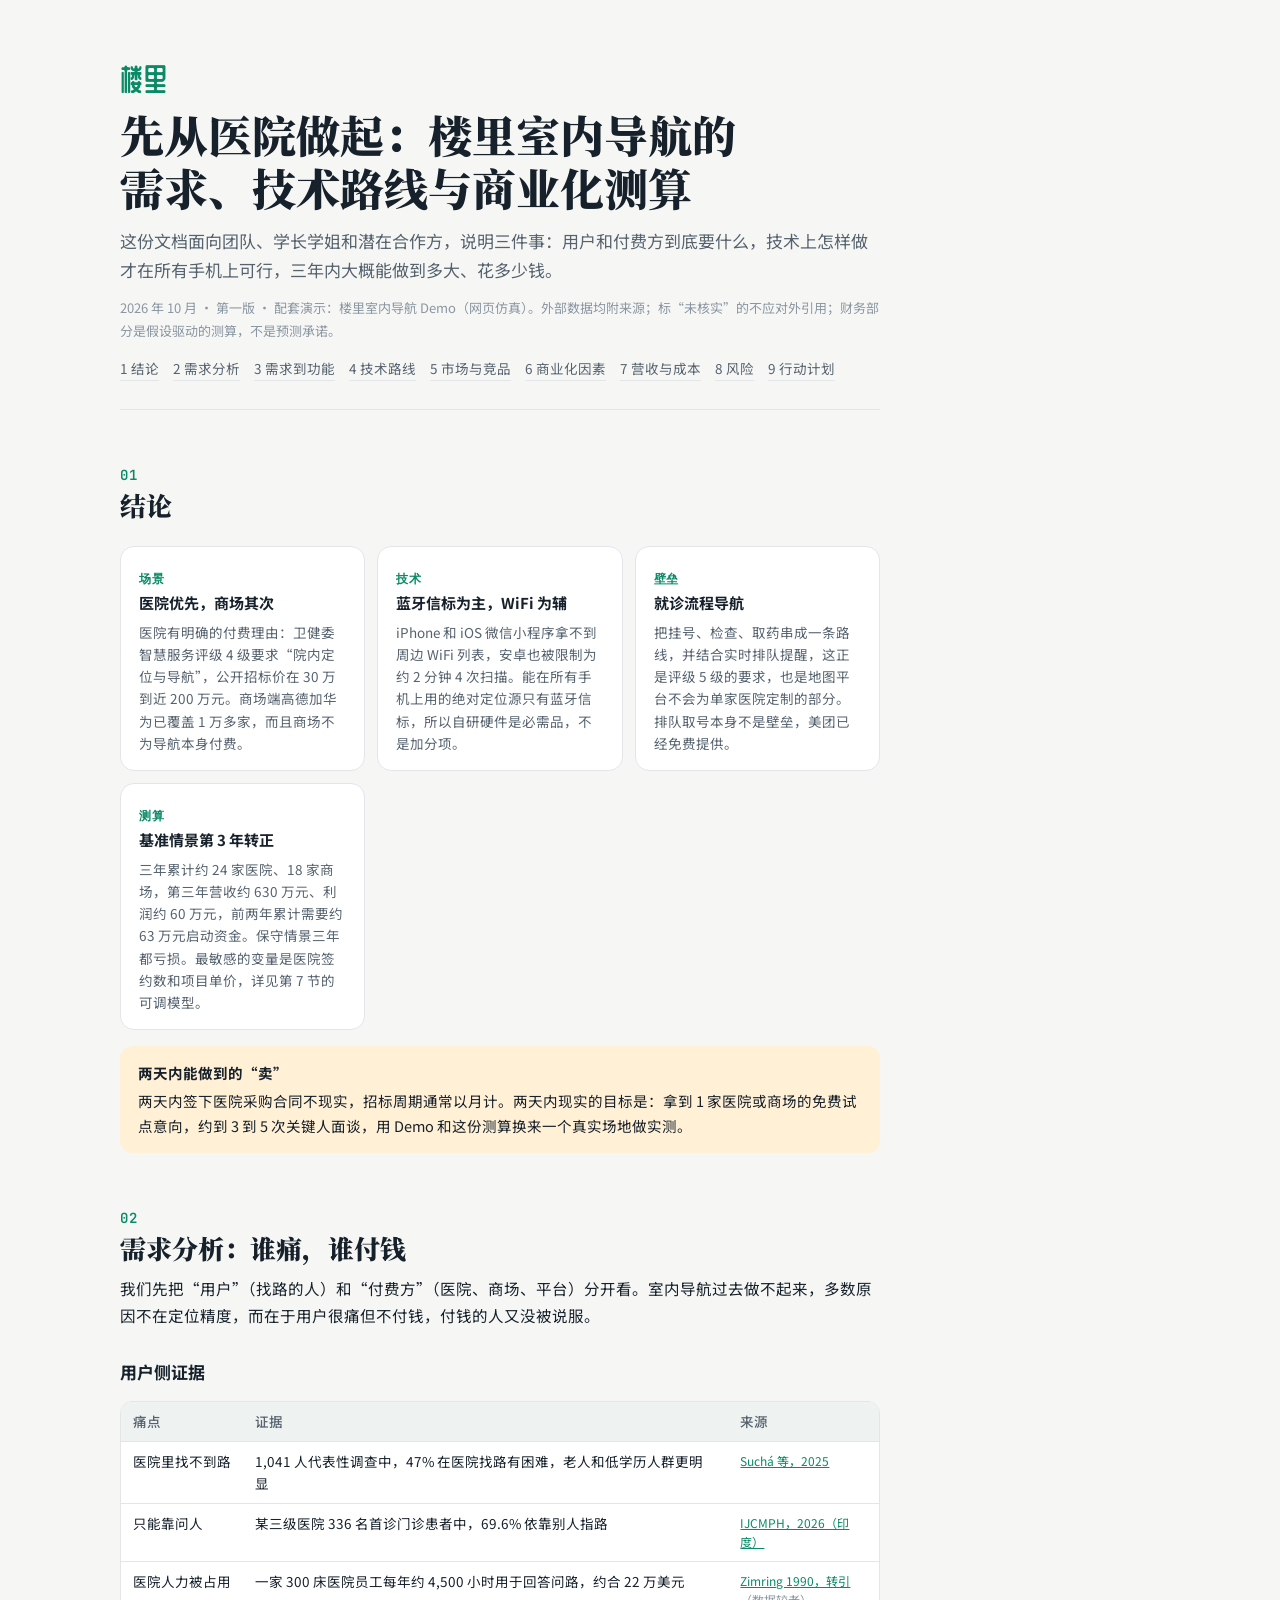
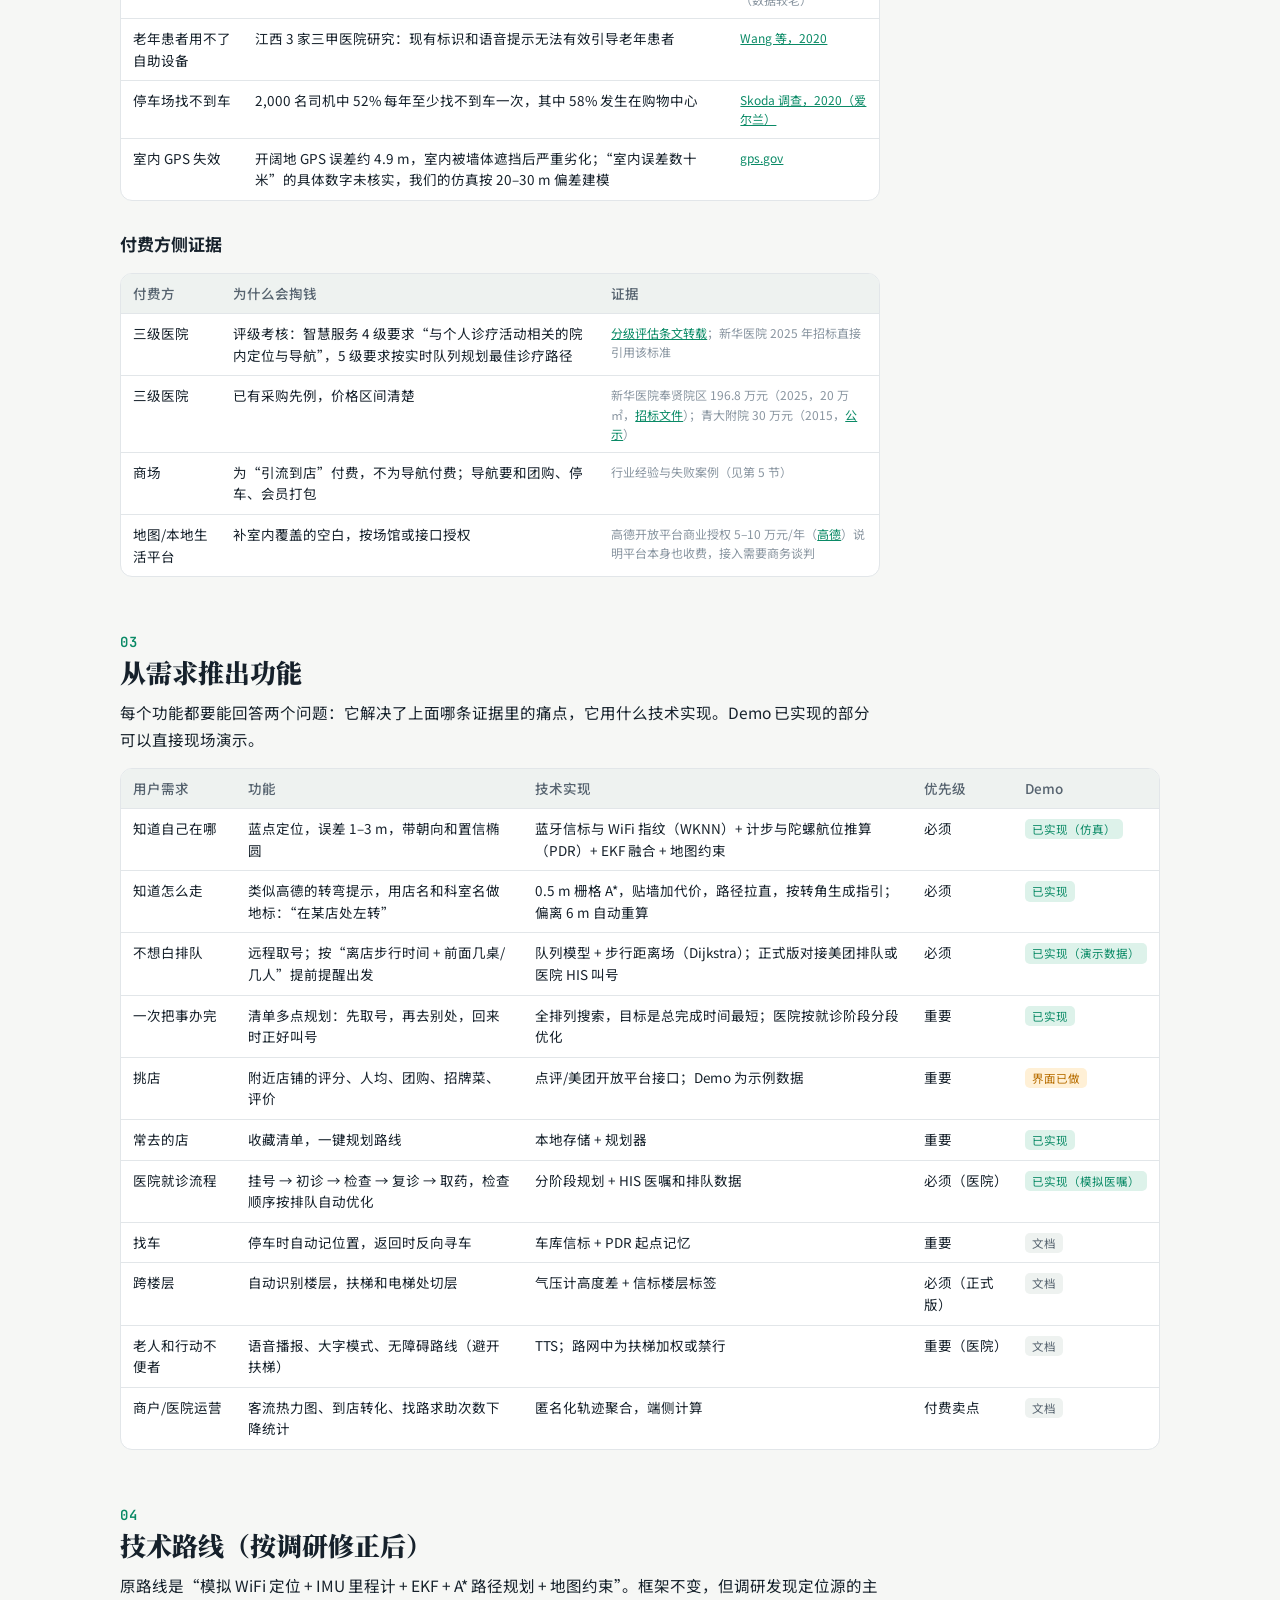
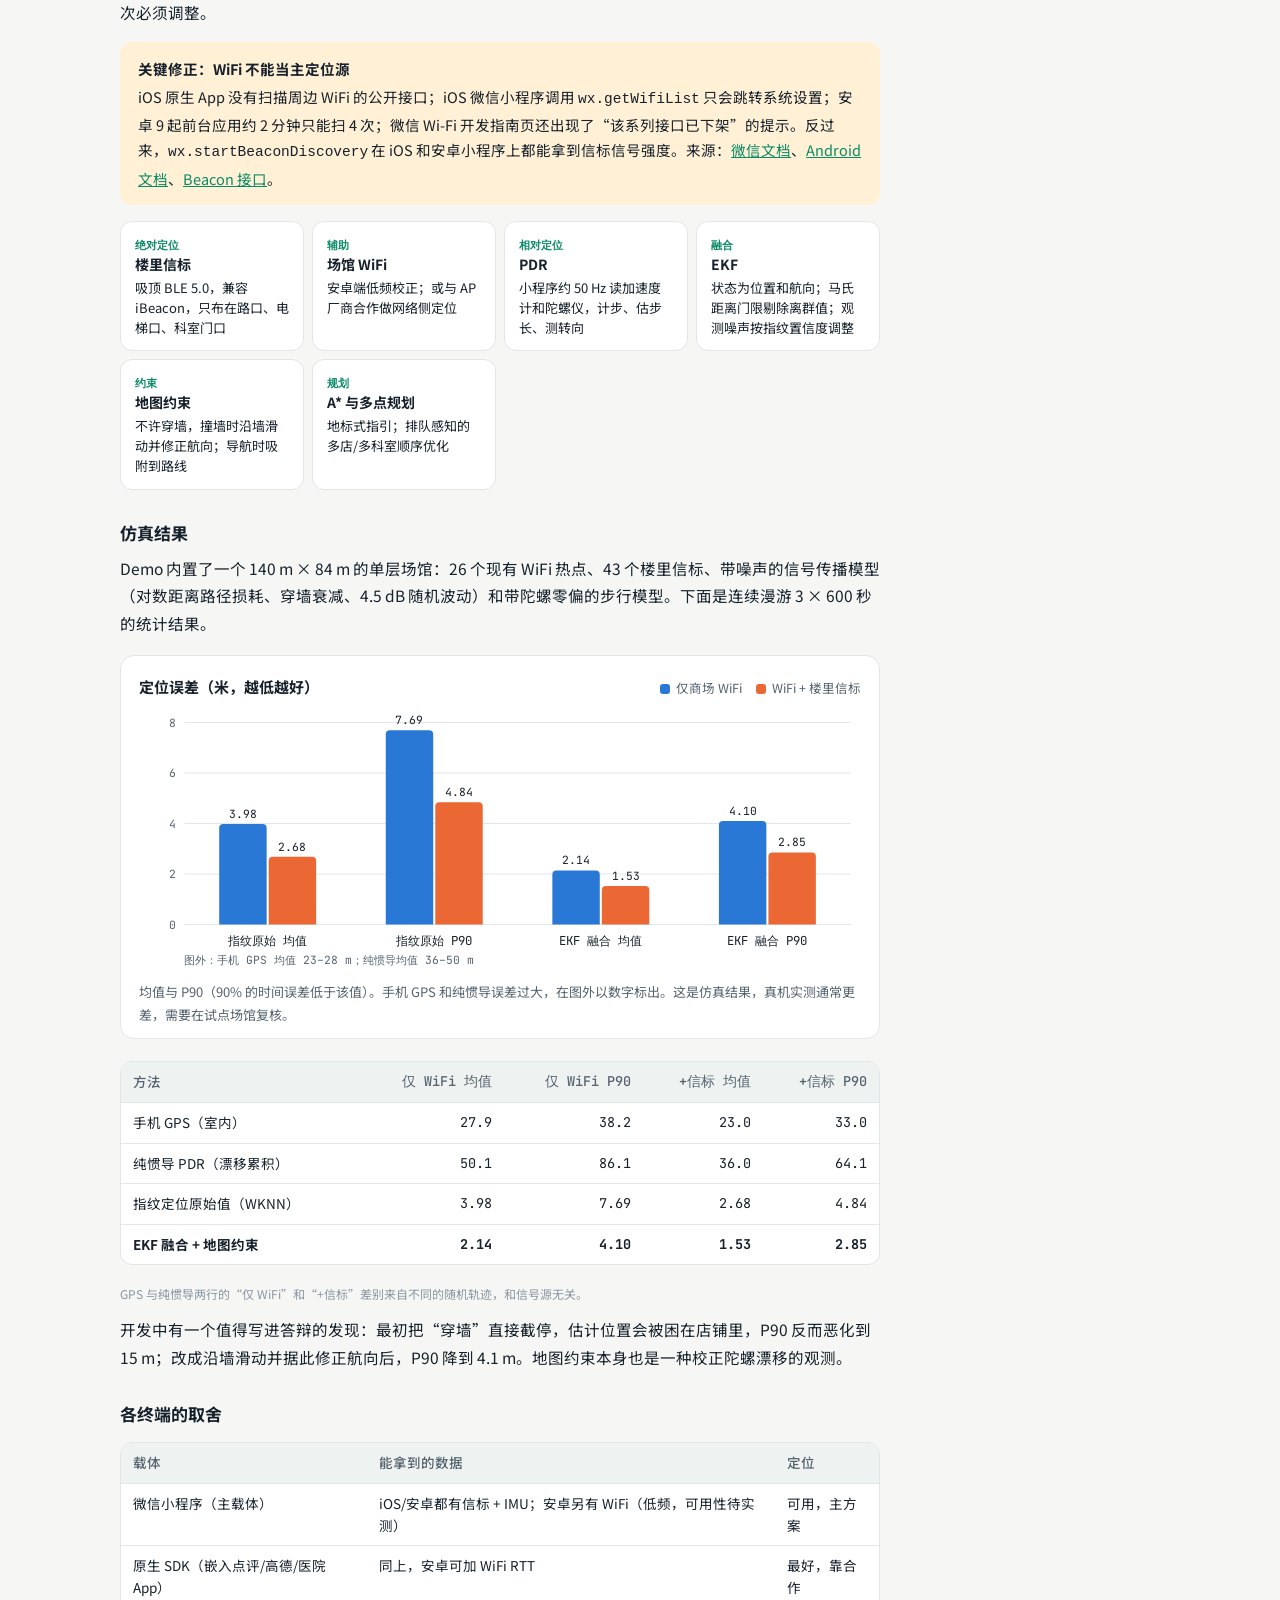
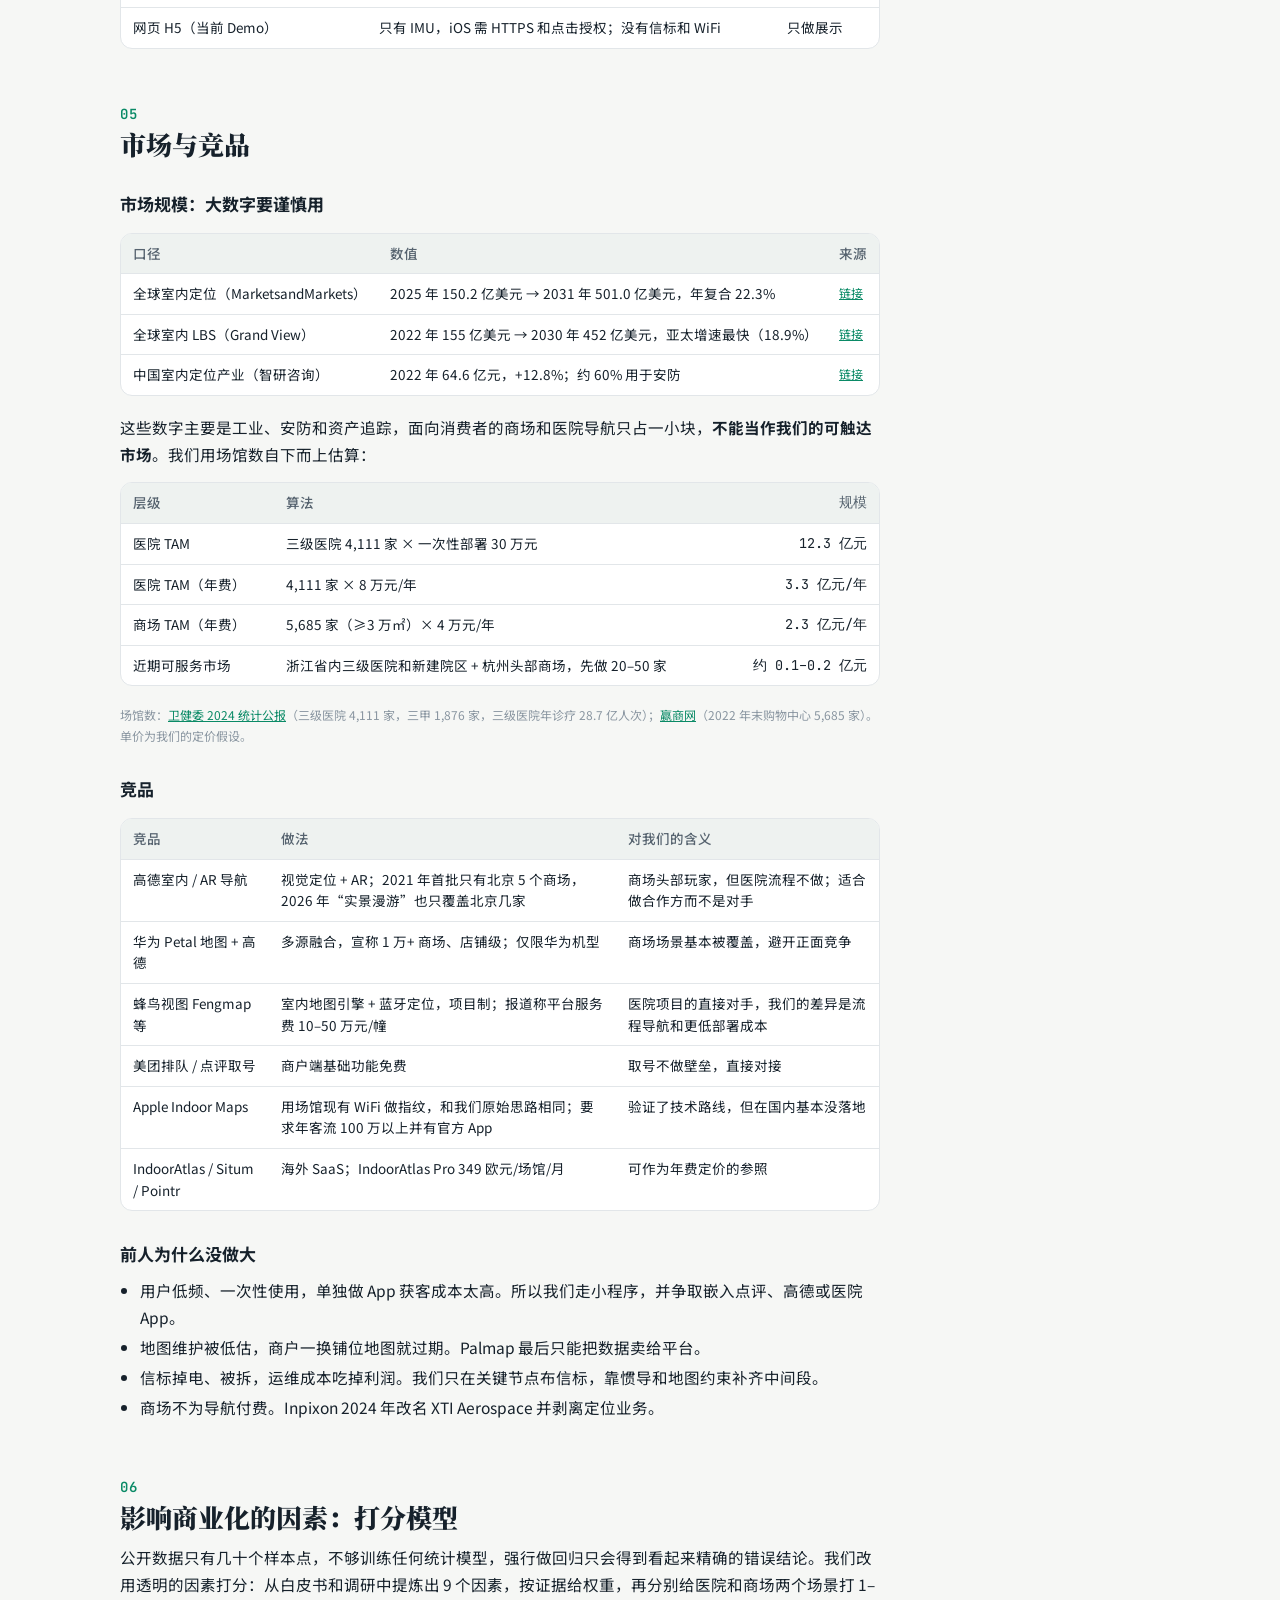
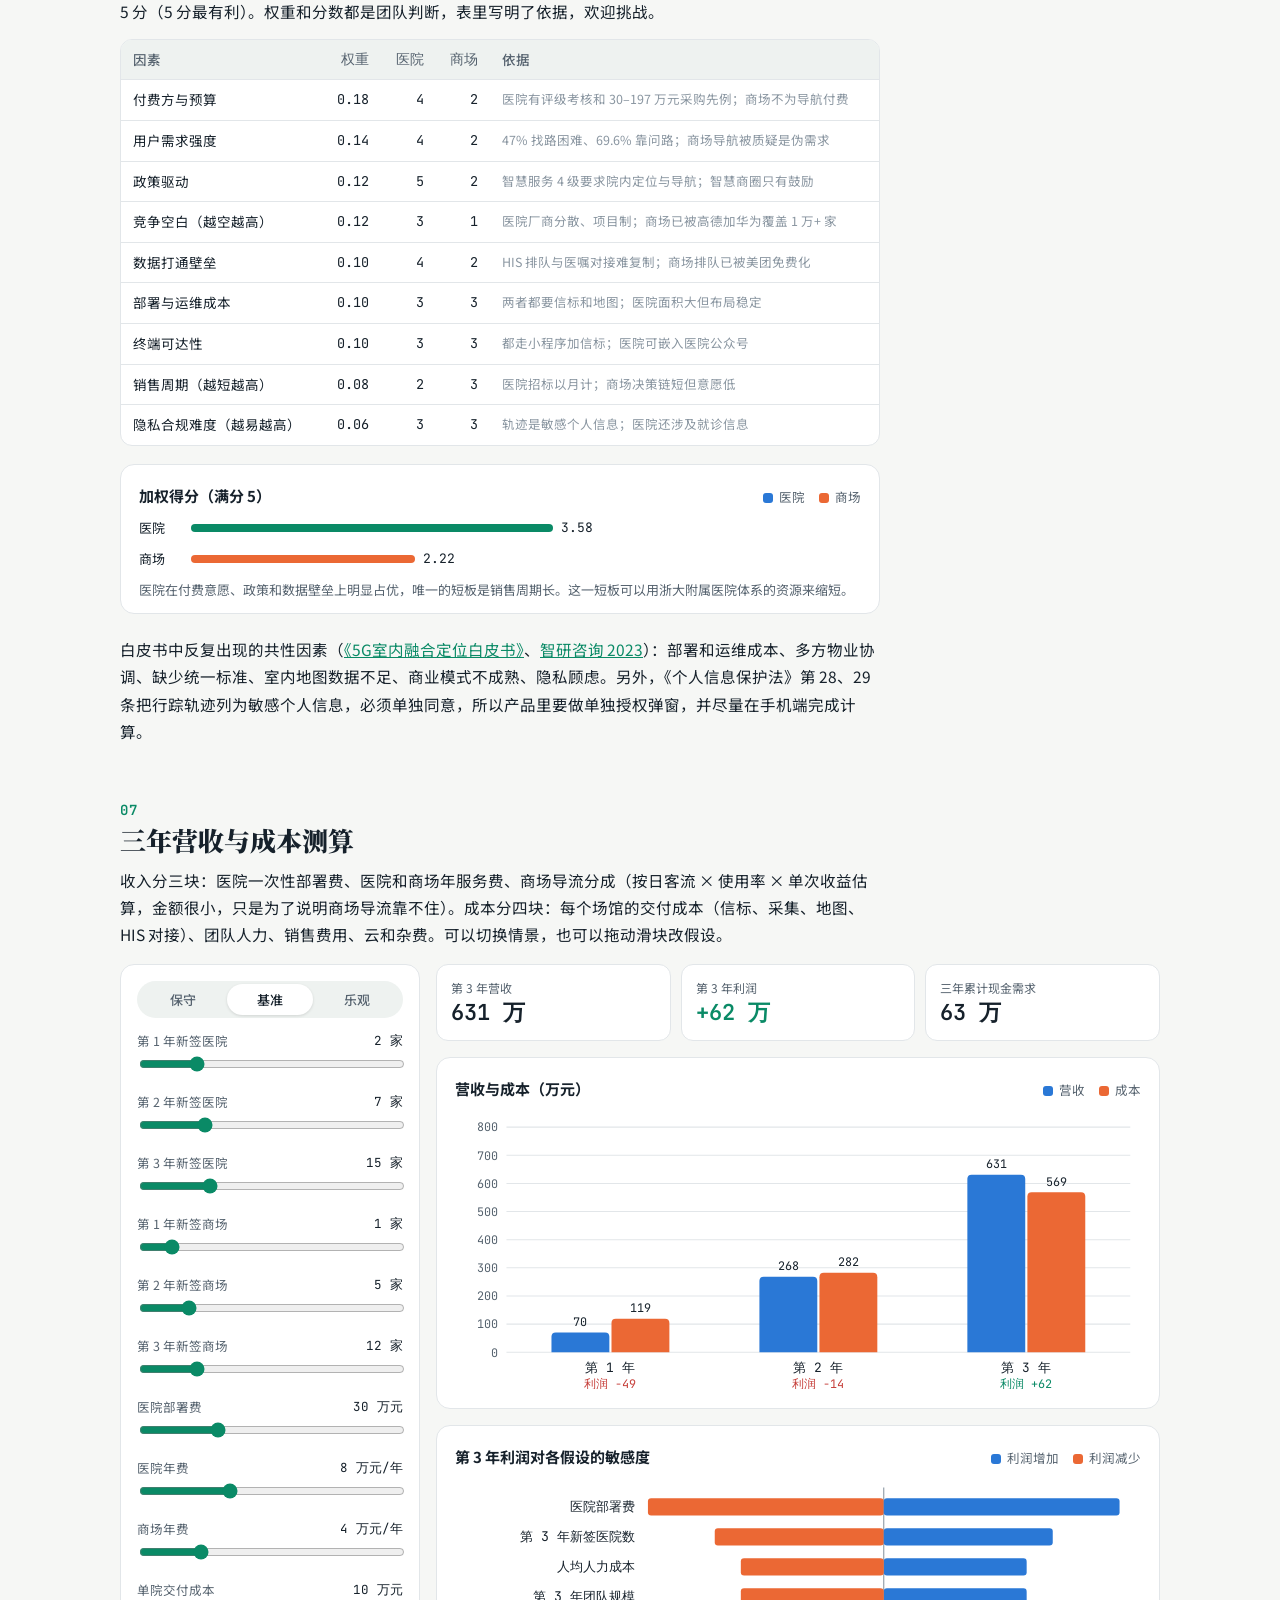
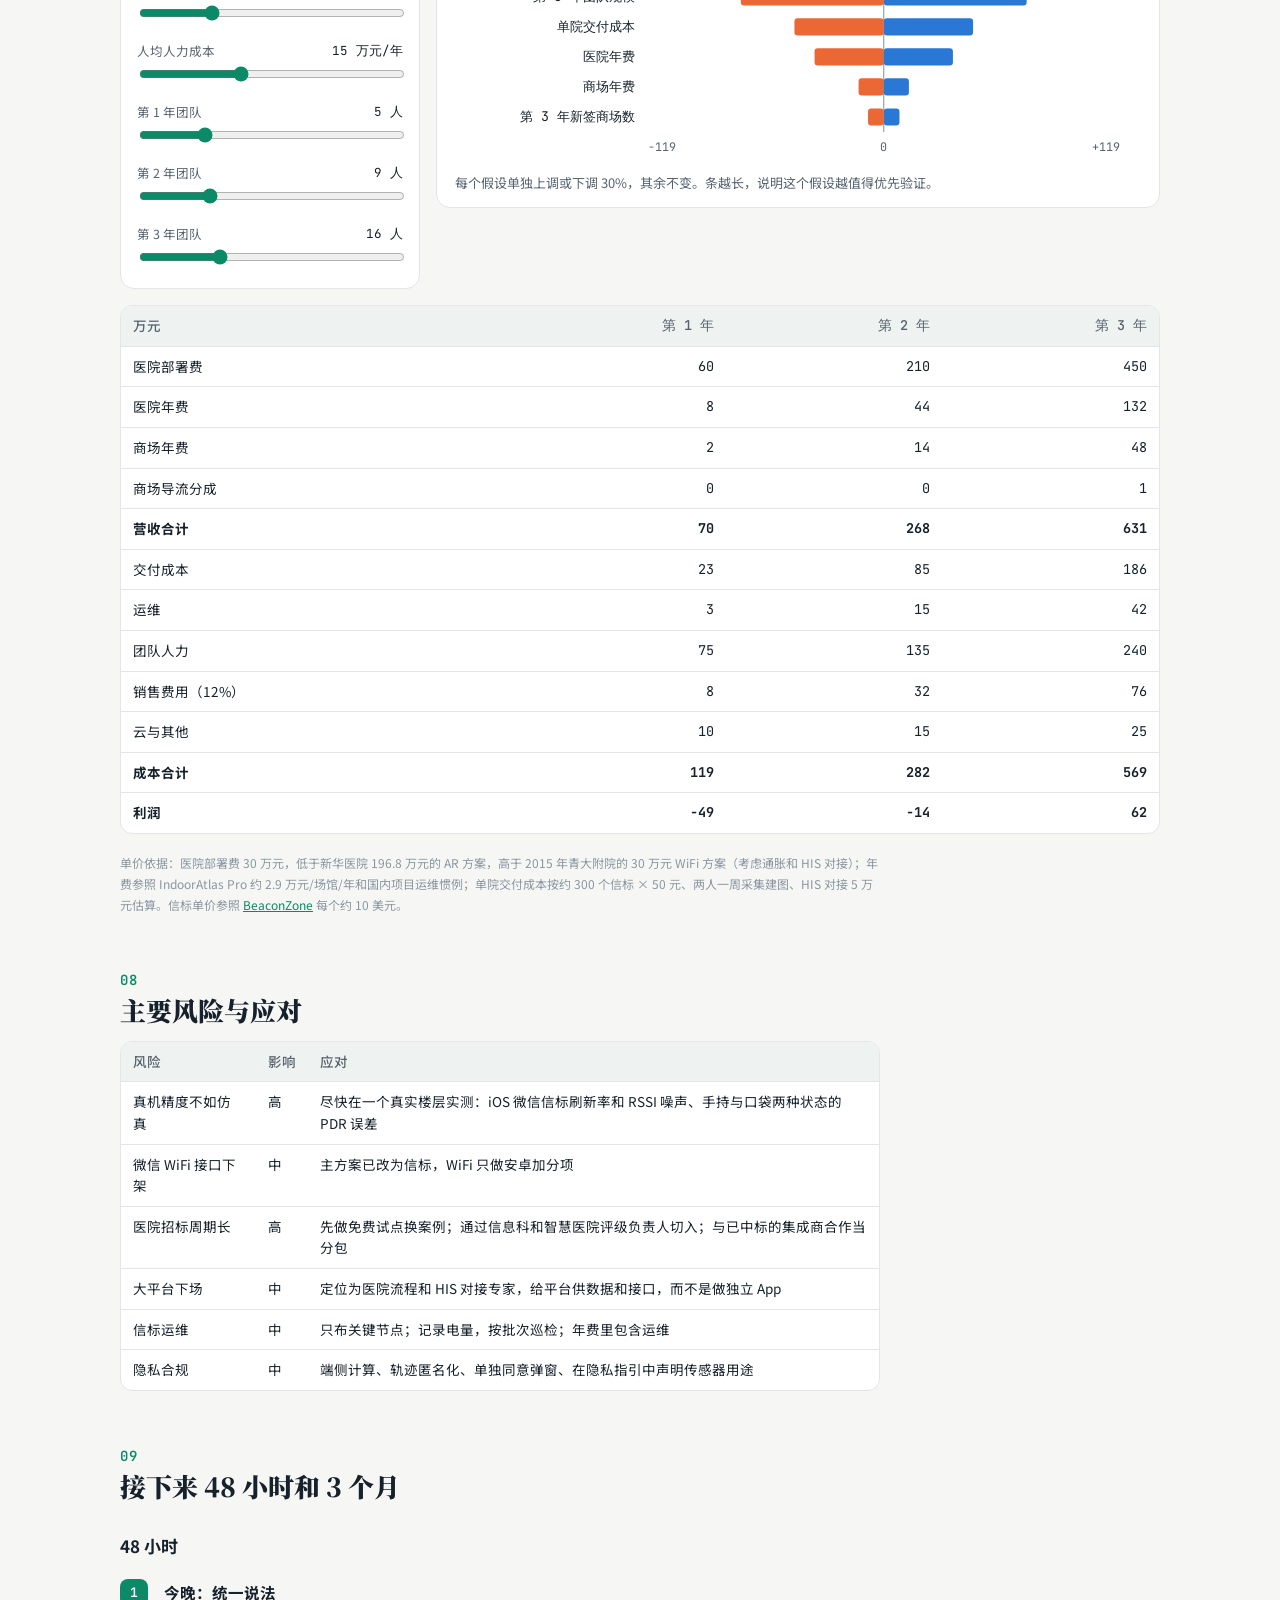
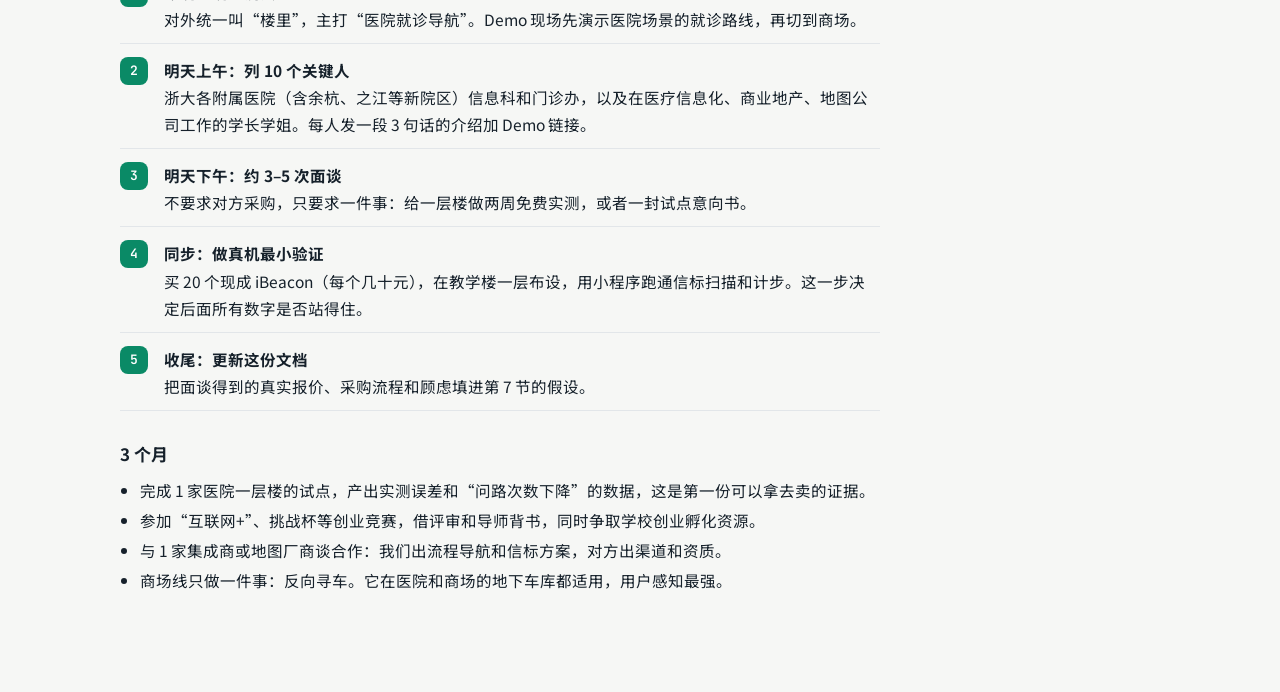
<file: report/index.html>
<!doctype html>
<html lang="zh-CN"><head><meta charset="utf-8"><meta name="viewport" content="width=device-width,initial-scale=1">
<title>楼里商业分析</title>
<link rel="preconnect" href="https://fonts.googleapis.com">
<link rel="preconnect" href="https://fonts.gstatic.com" crossorigin>
<link href="https://fonts.googleapis.com/css2?family=JetBrains+Mono:wght@400;600&family=Noto+Sans+SC:wght@400;500;700&family=Noto+Serif+SC:wght@600;900&family=ZCOOL+QingKe+HuangYou&display=swap" rel="stylesheet">
<style>
/* Layout: single reading column (~760px) with wide tables/figures allowed to 1040px; sticky section index on wide screens */
:root{
  --bg:#F6F7F5; --paper:#FFFFFF; --ink:#16212B; --muted:#56636F; --faint:#8A96A1; --line:#E2E6E9; --soft:#EEF2F0;
  --accent:#0A8A66; --accent-soft:#DDF2EA; --warn:#B86E00; --warn-soft:#FFF0D6; --bad:#C63F3A; --bad-soft:#FBE4E2;
  --s1:#2a78d6; --s2:#eb6834; --s3:#1baf7a;
  --f-body:"Noto Sans SC",-apple-system,"PingFang SC","Microsoft YaHei",sans-serif;
  --f-head:"Noto Serif SC","Songti SC","STSong",serif;
  --f-num:"JetBrains Mono",ui-monospace,Menlo,monospace;
  --f-brand:"ZCOOL QingKe HuangYou","Noto Sans SC",sans-serif;
}
@media (prefers-color-scheme: dark){:root:not([data-theme="light"]){
  --bg:#0E1317; --paper:#151B20; --ink:#E6ECF1; --muted:#9DAAB5; --faint:#6F7C87; --line:#27313A; --soft:#1B2329;
  --accent:#2CCB98; --accent-soft:#123A2E; --warn:#F0A63A; --warn-soft:#3A2A10; --bad:#FF6B63; --bad-soft:#3D1A18;
  --s1:#3987e5; --s2:#d95926; --s3:#199e70; color-scheme:dark;}}
:root[data-theme="dark"]{
  --bg:#0E1317; --paper:#151B20; --ink:#E6ECF1; --muted:#9DAAB5; --faint:#6F7C87; --line:#27313A; --soft:#1B2329;
  --accent:#2CCB98; --accent-soft:#123A2E; --warn:#F0A63A; --warn-soft:#3A2A10; --bad:#FF6B63; --bad-soft:#3D1A18;
  --s1:#3987e5; --s2:#d95926; --s3:#199e70; color-scheme:dark;}
body{background:var(--bg);color:var(--ink);font-family:var(--f-body);font-size:15.5px;line-height:1.75}
.wrap{max-width:1040px;margin:0 auto;padding-inline:20px;padding-block:40px 80px}
.col{max-width:760px}
header.cover{padding-block:16px 28px;border-bottom:1px solid var(--line);margin-bottom:8px}
.brand{font-family:var(--f-brand);font-size:30px;color:var(--accent);letter-spacing:.04em;line-height:1}
.eyebrow{font-size:12px;letter-spacing:.14em;color:var(--muted);font-weight:500}
h1{font-family:var(--f-head);font-weight:900;font-size:clamp(30px,5vw,44px);line-height:1.2;margin:14px 0 12px;text-wrap:balance}
h2{font-family:var(--f-head);font-weight:900;font-size:26px;line-height:1.3;margin:56px 0 10px;text-wrap:balance;scroll-margin-top:16px}
h2 .no{font-family:var(--f-num);font-size:14px;color:var(--accent);font-weight:600;display:block;letter-spacing:.06em;margin-bottom:4px}
h3{font-size:17px;margin:28px 0 8px}
p{margin:0 0 12px}
.lede{font-size:17px;color:var(--muted)}
.meta{font-size:13px;color:var(--faint)}
a{color:var(--accent)}
.num{font-family:var(--f-num);font-variant-numeric:tabular-nums}
.verdict{display:grid;grid-template-columns:repeat(auto-fit,minmax(220px,1fr));gap:12px;margin:24px 0 8px}
.vcard{background:var(--paper);border:1px solid var(--line);border-radius:14px;padding:16px 18px}
.vcard b{display:block;font-size:15px;margin-bottom:4px}
.vcard p{font-size:13.5px;color:var(--muted);margin:0;line-height:1.65}
.vcard .k{font-family:var(--f-num);font-size:12px;color:var(--accent);font-weight:600;letter-spacing:.06em}
.callout{border-radius:12px;padding:14px 18px;margin:16px 0;background:var(--warn-soft);font-size:14.5px}
.callout.ok{background:var(--accent-soft)}
.callout b{display:block;margin-bottom:2px}
.tbl{overflow-x:auto;margin:14px 0 18px;border:1px solid var(--line);border-radius:12px;background:var(--paper)}
table{border-collapse:collapse;width:100%;font-size:13.5px;line-height:1.6}
th,td{padding:9px 12px;text-align:left;vertical-align:top;border-bottom:1px solid var(--line)}
th{font-weight:500;color:var(--muted);background:var(--soft);white-space:nowrap}
tr:last-child td{border-bottom:0}
td.n,th.n{text-align:right;font-family:var(--f-num);font-variant-numeric:tabular-nums;white-space:nowrap}
.st{display:inline-block;font-size:11.5px;padding:1px 7px;border-radius:5px;white-space:nowrap}
.st.done{background:var(--accent-soft);color:var(--accent)}
.st.doc{background:var(--soft);color:var(--muted)}
.st.part{background:var(--warn-soft);color:var(--warn)}
.src{font-size:12px;color:var(--faint)}
ul,ol{padding-left:20px;margin:0 0 12px}
li{margin:3px 0}
.flow{display:grid;grid-template-columns:repeat(auto-fit,minmax(150px,1fr));gap:8px;margin:14px 0}
.flow div{background:var(--paper);border:1px solid var(--line);border-radius:12px;padding:12px 14px;font-size:13px;line-height:1.55}
.flow b{display:block;font-size:14px;margin-bottom:2px}
.flow .tag{font-family:var(--f-num);font-size:11px;color:var(--accent);font-weight:600}
figure{margin:18px 0 22px;background:var(--paper);border:1px solid var(--line);border-radius:14px;padding:18px 18px 12px}
figcaption{font-size:13px;color:var(--muted);margin-top:8px}
.fig-h{display:flex;justify-content:space-between;align-items:baseline;gap:12px;flex-wrap:wrap;margin-bottom:8px}
.fig-h b{font-size:15px}
.legend{display:flex;gap:14px;font-size:12.5px;color:var(--muted);flex-wrap:wrap}
.legend i{display:inline-block;width:10px;height:10px;border-radius:3px;margin-right:6px;vertical-align:-1px}
svg text{font-family:var(--f-num)}
.model{display:grid;grid-template-columns:300px 1fr;gap:16px;margin:16px 0}
.controls{background:var(--paper);border:1px solid var(--line);border-radius:14px;padding:16px;display:flex;flex-direction:column;gap:12px;min-width:0}
.seg{display:flex;background:var(--soft);border-radius:999px;padding:3px;gap:2px}
.seg button{flex:1;border:0;background:none;padding:6px 8px;border-radius:999px;font:500 13px var(--f-body);color:var(--muted);cursor:pointer}
.seg button[aria-pressed="true"]{background:var(--paper);color:var(--ink);box-shadow:0 1px 3px rgba(0,0,0,.12)}
.ctl label{display:flex;justify-content:space-between;font-size:12.5px;color:var(--muted);gap:8px}
.ctl label output{font-family:var(--f-num);color:var(--ink)}
.ctl input[type=range]{width:100%;accent-color:var(--accent)}
.out{min-width:0;display:flex;flex-direction:column;gap:16px}
.out figure{margin:0}
.kpis{display:grid;grid-template-columns:repeat(3,1fr);gap:10px}
.kpi{background:var(--paper);border:1px solid var(--line);border-radius:12px;padding:12px 14px}
.kpi small{display:block;font-size:12px;color:var(--muted)}
.kpi b{font:600 22px var(--f-num)}
.kpi b.neg{color:var(--bad)}
.kpi b.pos{color:var(--accent)}
.tip{position:fixed;pointer-events:none;background:var(--ink);color:var(--paper);font-size:12.5px;padding:7px 10px;border-radius:8px;line-height:1.5;z-index:10;white-space:nowrap}
.bar{display:flex;align-items:center;gap:8px}
.bar i{display:block;height:8px;border-radius:4px;background:var(--accent)}
.bar i.m{background:var(--s2)}
.plan48{counter-reset:s;list-style:none;padding:0}
.plan48 li{counter-increment:s;position:relative;padding:10px 0 10px 44px;border-bottom:1px solid var(--line)}
.plan48 li::before{content:counter(s);position:absolute;left:0;top:10px;width:28px;height:28px;border-radius:8px;background:var(--accent);color:var(--paper);font:600 13px/28px var(--f-num);text-align:center}
.plan48 b{display:block}
.toc{display:flex;flex-wrap:wrap;gap:6px 14px;font-size:13.5px;margin-top:14px}
.toc a{color:var(--muted);text-decoration:none;border-bottom:1px solid var(--line)}
@media (max-width:820px){.model{grid-template-columns:1fr}.kpis{grid-template-columns:1fr 1fr 1fr}}
@media (max-width:480px){.kpis{grid-template-columns:1fr}body{font-size:15px}}
</style>

<div class="wrap">
<header class="cover col">
  <div class="brand">楼里</div>
  <h1>先从医院做起：楼里室内导航的需求、技术路线与商业化测算</h1>
  <p class="lede">这份文档面向团队、学长学姐和潜在合作方，说明三件事：用户和付费方到底要什么，技术上怎样做才在所有手机上可行，三年内大概能做到多大、花多少钱。</p>
  <p class="meta">2026 年 10 月 · 第一版 · 配套演示：楼里室内导航 Demo（网页仿真）。外部数据均附来源；标“未核实”的不应对外引用；财务部分是假设驱动的测算，不是预测承诺。</p>
  <nav class="toc" aria-label="目录"><a href="#s1">1 结论</a><a href="#s2">2 需求分析</a><a href="#s3">3 需求到功能</a><a href="#s4">4 技术路线</a><a href="#s5">5 市场与竞品</a><a href="#s6">6 商业化因素</a><a href="#s7">7 营收与成本</a><a href="#s8">8 风险</a><a href="#s9">9 行动计划</a></nav>
</header>

<section class="col">
<h2 id="s1"><span class="no">01</span>结论</h2>
<div class="verdict">
  <div class="vcard"><span class="k">场景</span><b>医院优先，商场其次</b><p>医院有明确的付费理由：卫健委智慧服务评级 4 级要求“院内定位与导航”，公开招标价在 30 万到近 200 万元。商场端高德加华为已覆盖 1 万多家，而且商场不为导航本身付费。</p></div>
  <div class="vcard"><span class="k">技术</span><b>蓝牙信标为主，WiFi 为辅</b><p>iPhone 和 iOS 微信小程序拿不到周边 WiFi 列表，安卓也被限制为约 2 分钟 4 次扫描。能在所有手机上用的绝对定位源只有蓝牙信标，所以自研硬件是必需品，不是加分项。</p></div>
  <div class="vcard"><span class="k">壁垒</span><b>就诊流程导航</b><p>把挂号、检查、取药串成一条路线，并结合实时排队提醒，这正是评级 5 级的要求，也是地图平台不会为单家医院定制的部分。排队取号本身不是壁垒，美团已经免费提供。</p></div>
  <div class="vcard"><span class="k">测算</span><b>基准情景第 3 年转正</b><p>三年累计约 24 家医院、18 家商场，第三年营收约 630 万元、利润约 60 万元，前两年累计需要约 63 万元启动资金。保守情景三年都亏损。最敏感的变量是医院签约数和项目单价，详见第 7 节的可调模型。</p></div>
</div>
<div class="callout"><b>两天内能做到的“卖”</b>两天内签下医院采购合同不现实，招标周期通常以月计。两天内现实的目标是：拿到 1 家医院或商场的免费试点意向，约到 3 到 5 次关键人面谈，用 Demo 和这份测算换来一个真实场地做实测。</div>
</section>

<section class="col">
<h2 id="s2"><span class="no">02</span>需求分析：谁痛，谁付钱</h2>
<p>我们先把“用户”（找路的人）和“付费方”（医院、商场、平台）分开看。室内导航过去做不起来，多数原因不在定位精度，而在于用户很痛但不付钱，付钱的人又没被说服。</p>
<h3>用户侧证据</h3>
<div class="tbl"><table>
<thead><tr><th>痛点</th><th>证据</th><th>来源</th></tr></thead>
<tbody>
<tr><td>医院里找不到路</td><td>1,041 人代表性调查中，47% 在医院找路有困难，老人和低学历人群更明显</td><td class="src"><a href="https://www.phil.muni.cz/en/research/publishing-and-editorial-activities-of-the-faculty/overview-of-publishing-and-scientific-activities/2557139">Suchá 等，2025</a></td></tr>
<tr><td>只能靠问人</td><td>某三级医院 336 名首诊门诊患者中，69.6% 依靠别人指路</td><td class="src"><a href="https://www.ijcmph.com/index.php/ijcmph/article/view/15904">IJCMPH，2026（印度）</a></td></tr>
<tr><td>医院人力被占用</td><td>一家 300 床医院员工每年约 4,500 小时用于回答问路，约合 22 万美元</td><td class="src"><a href="https://www.bdcnetwork.com/building-sector-reports/healthcare-facilities/blog/55368528/4500-hours-a-year-the-hidden-cost-of-poor-wayfinding-in-healthcare">Zimring 1990，转引</a>（数据较老）</td></tr>
<tr><td>老年患者用不了自助设备</td><td>江西 3 家三甲医院研究：现有标识和语音提示无法有效引导老年患者</td><td class="src"><a href="https://doi.org/10.30564/jgm.v2i1.2233">Wang 等，2020</a></td></tr>
<tr><td>停车场找不到车</td><td>2,000 名司机中 52% 每年至少找不到车一次，其中 58% 发生在购物中心</td><td class="src"><a href="https://www.autobiz.ie/all/skoda-survey-reveals-car-park-confusion">Skoda 调查，2020（爱尔兰）</a></td></tr>
<tr><td>室内 GPS 失效</td><td>开阔地 GPS 误差约 4.9 m，室内被墙体遮挡后严重劣化；“室内误差数十米”的具体数字未核实，我们的仿真按 20–30 m 偏差建模</td><td class="src"><a href="https://archive.gps.gov/systems/gps/performance/accuracy/">gps.gov</a></td></tr>
</tbody></table></div>
<h3>付费方侧证据</h3>
<div class="tbl"><table>
<thead><tr><th>付费方</th><th>为什么会掏钱</th><th>证据</th></tr></thead>
<tbody>
<tr><td>三级医院</td><td>评级考核：智慧服务 4 级要求“与个人诊疗活动相关的院内定位与导航”，5 级要求按实时队列规划最佳诊疗路径</td><td class="src"><a href="https://www.karrytech.com/industry_detail/287.html">分级评估条文转载</a>；新华医院 2025 年招标直接引用该标准</td></tr>
<tr><td>三级医院</td><td>已有采购先例，价格区间清楚</td><td class="src">新华医院奉贤院区 196.8 万元（2025，20 万㎡，<a href="https://www.xinhuamed.com.cn/files/news/2025/09/68d63565d5cd4-1758868837.docx">招标文件</a>）；青大附院 30 万元（2015，<a href="http://www.qduh.cn/ywgk/xxgonggao/273-gongshi/2088-2016-01-25-08-50-03">公示</a>）</td></tr>
<tr><td>商场</td><td>为“引流到店”付费，不为导航付费；导航要和团购、停车、会员打包</td><td class="src">行业经验与失败案例（见第 5 节）</td></tr>
<tr><td>地图/本地生活平台</td><td>补室内覆盖的空白，按场馆或接口授权</td><td class="src">高德开放平台商业授权 5–10 万元/年（<a href="https://lbs.amap.com/upgrade">高德</a>）说明平台本身也收费，接入需要商务谈判</td></tr>
</tbody></table></div>
</section>

<section class="col" style="max-width:1040px">
<h2 id="s3" class="col"><span class="no">03</span>从需求推出功能</h2>
<p class="col">每个功能都要能回答两个问题：它解决了上面哪条证据里的痛点，它用什么技术实现。Demo 已实现的部分可以直接现场演示。</p>
<div class="tbl"><table>
<thead><tr><th>用户需求</th><th>功能</th><th>技术实现</th><th>优先级</th><th>Demo</th></tr></thead>
<tbody>
<tr><td>知道自己在哪</td><td>蓝点定位，误差 1–3 m，带朝向和置信椭圆</td><td>蓝牙信标与 WiFi 指纹（WKNN）+ 计步与陀螺航位推算（PDR）+ EKF 融合 + 地图约束</td><td>必须</td><td><span class="st done">已实现（仿真）</span></td></tr>
<tr><td>知道怎么走</td><td>类似高德的转弯提示，用店名和科室名做地标：“在某店处左转”</td><td>0.5 m 栅格 A*，贴墙加代价，路径拉直，按转角生成指引；偏离 6 m 自动重算</td><td>必须</td><td><span class="st done">已实现</span></td></tr>
<tr><td>不想白排队</td><td>远程取号；按“离店步行时间 + 前面几桌/几人”提前提醒出发</td><td>队列模型 + 步行距离场（Dijkstra）；正式版对接美团排队或医院 HIS 叫号</td><td>必须</td><td><span class="st done">已实现（演示数据）</span></td></tr>
<tr><td>一次把事办完</td><td>清单多点规划：先取号，再去别处，回来时正好叫号</td><td>全排列搜索，目标是总完成时间最短；医院按就诊阶段分段优化</td><td>重要</td><td><span class="st done">已实现</span></td></tr>
<tr><td>挑店</td><td>附近店铺的评分、人均、团购、招牌菜、评价</td><td>点评/美团开放平台接口；Demo 为示例数据</td><td>重要</td><td><span class="st part">界面已做</span></td></tr>
<tr><td>常去的店</td><td>收藏清单，一键规划路线</td><td>本地存储 + 规划器</td><td>重要</td><td><span class="st done">已实现</span></td></tr>
<tr><td>医院就诊流程</td><td>挂号 → 初诊 → 检查 → 复诊 → 取药，检查顺序按排队自动优化</td><td>分阶段规划 + HIS 医嘱和排队数据</td><td>必须（医院）</td><td><span class="st done">已实现（模拟医嘱）</span></td></tr>
<tr><td>找车</td><td>停车时自动记位置，返回时反向寻车</td><td>车库信标 + PDR 起点记忆</td><td>重要</td><td><span class="st doc">文档</span></td></tr>
<tr><td>跨楼层</td><td>自动识别楼层，扶梯和电梯处切层</td><td>气压计高度差 + 信标楼层标签</td><td>必须（正式版）</td><td><span class="st doc">文档</span></td></tr>
<tr><td>老人和行动不便者</td><td>语音播报、大字模式、无障碍路线（避开扶梯）</td><td>TTS；路网中为扶梯加权或禁行</td><td>重要（医院）</td><td><span class="st doc">文档</span></td></tr>
<tr><td>商户/医院运营</td><td>客流热力图、到店转化、找路求助次数下降统计</td><td>匿名化轨迹聚合，端侧计算</td><td>付费卖点</td><td><span class="st doc">文档</span></td></tr>
</tbody></table></div>
</section>

<section class="col">
<h2 id="s4"><span class="no">04</span>技术路线（按调研修正后）</h2>
<p>原路线是“模拟 WiFi 定位 + IMU 里程计 + EKF + A* 路径规划 + 地图约束”。框架不变，但调研发现定位源的主次必须调整。</p>
<div class="callout"><b>关键修正：WiFi 不能当主定位源</b>iOS 原生 App 没有扫描周边 WiFi 的公开接口；iOS 微信小程序调用 <code>wx.getWifiList</code> 只会跳转系统设置；安卓 9 起前台应用约 2 分钟只能扫 4 次；微信 Wi-Fi 开发指南页还出现了“该系列接口已下架”的提示。反过来，<code>wx.startBeaconDiscovery</code> 在 iOS 和安卓小程序上都能拿到信标信号强度。来源：<a href="https://developers.weixin.qq.com/miniprogram/dev/api/device/wifi/wx.getWifiList.html">微信文档</a>、<a href="https://developer.android.com/develop/connectivity/wifi/wifi-scan">Android 文档</a>、<a href="https://developers.weixin.qq.com/miniprogram/dev/api/device/ibeacon/wx.startBeaconDiscovery.html">Beacon 接口</a>。</div>
<div class="flow">
  <div><span class="tag">绝对定位</span><b>楼里信标</b>吸顶 BLE 5.0，兼容 iBeacon，只布在路口、电梯口、科室门口</div>
  <div><span class="tag">辅助</span><b>场馆 WiFi</b>安卓端低频校正；或与 AP 厂商合作做网络侧定位</div>
  <div><span class="tag">相对定位</span><b>PDR</b>小程序约 50 Hz 读加速度计和陀螺仪，计步、估步长、测转向</div>
  <div><span class="tag">融合</span><b>EKF</b>状态为位置和航向；马氏距离门限剔除离群值；观测噪声按指纹置信度调整</div>
  <div><span class="tag">约束</span><b>地图约束</b>不许穿墙，撞墙时沿墙滑动并修正航向；导航时吸附到路线</div>
  <div><span class="tag">规划</span><b>A* 与多点规划</b>地标式指引；排队感知的多店/多科室顺序优化</div>
</div>
<h3>仿真结果</h3>
<p>Demo 内置了一个 140 m × 84 m 的单层场馆：26 个现有 WiFi 热点、43 个楼里信标、带噪声的信号传播模型（对数距离路径损耗、穿墙衰减、4.5 dB 随机波动）和带陀螺零偏的步行模型。下面是连续漫游 3 × 600 秒的统计结果。</p>
<figure>
  <div class="fig-h"><b>定位误差（米，越低越好）</b><div class="legend"><span><i style="background:var(--s1)"></i>仅商场 WiFi</span><span><i style="background:var(--s2)"></i>WiFi + 楼里信标</span></div></div>
  <svg id="errChart" viewBox="0 0 700 250" width="100%" role="img" aria-label="各定位方法误差对比柱状图"></svg>
  <figcaption>均值与 P90（90% 的时间误差低于该值）。手机 GPS 和纯惯导误差过大，在图外以数字标出。这是仿真结果，真机实测通常更差，需要在试点场馆复核。</figcaption>
</figure>
<div class="tbl"><table>
<thead><tr><th>方法</th><th class="n">仅 WiFi 均值</th><th class="n">仅 WiFi P90</th><th class="n">+信标 均值</th><th class="n">+信标 P90</th></tr></thead>
<tbody>
<tr><td>手机 GPS（室内）</td><td class="n">27.9</td><td class="n">38.2</td><td class="n">23.0</td><td class="n">33.0</td></tr>
<tr><td>纯惯导 PDR（漂移累积）</td><td class="n">50.1</td><td class="n">86.1</td><td class="n">36.0</td><td class="n">64.1</td></tr>
<tr><td>指纹定位原始值（WKNN）</td><td class="n">3.98</td><td class="n">7.69</td><td class="n">2.68</td><td class="n">4.84</td></tr>
<tr><td><b>EKF 融合 + 地图约束</b></td><td class="n"><b>2.14</b></td><td class="n"><b>4.10</b></td><td class="n"><b>1.53</b></td><td class="n"><b>2.85</b></td></tr>
</tbody></table></div>
<p class="src">GPS 与纯惯导两行的“仅 WiFi”和“+信标”差别来自不同的随机轨迹，和信号源无关。</p>
<p>开发中有一个值得写进答辩的发现：最初把“穿墙”直接截停，估计位置会被困在店铺里，P90 反而恶化到 15 m；改成沿墙滑动并据此修正航向后，P90 降到 4.1 m。地图约束本身也是一种校正陀螺漂移的观测。</p>
<h3>各终端的取舍</h3>
<div class="tbl"><table>
<thead><tr><th>载体</th><th>能拿到的数据</th><th>定位</th></tr></thead>
<tbody>
<tr><td>微信小程序（主载体）</td><td>iOS/安卓都有信标 + IMU；安卓另有 WiFi（低频，可用性待实测）</td><td>可用，主方案</td></tr>
<tr><td>原生 SDK（嵌入点评/高德/医院 App）</td><td>同上，安卓可加 WiFi RTT</td><td>最好，靠合作</td></tr>
<tr><td>网页 H5（当前 Demo）</td><td>只有 IMU，iOS 需 HTTPS 和点击授权；没有信标和 WiFi</td><td>只做展示</td></tr>
</tbody></table></div>
</section>

<section class="col">
<h2 id="s5"><span class="no">05</span>市场与竞品</h2>
<h3>市场规模：大数字要谨慎用</h3>
<div class="tbl"><table>
<thead><tr><th>口径</th><th>数值</th><th>来源</th></tr></thead>
<tbody>
<tr><td>全球室内定位（MarketsandMarkets）</td><td>2025 年 150.2 亿美元 → 2031 年 501.0 亿美元，年复合 22.3%</td><td class="src"><a href="https://www.marketsandmarkets.com/Market-Reports/indoor-positioning-navigation-market-989.html">链接</a></td></tr>
<tr><td>全球室内 LBS（Grand View）</td><td>2022 年 155 亿美元 → 2030 年 452 亿美元，亚太增速最快（18.9%）</td><td class="src"><a href="https://www.grandviewresearch.com/industry-analysis/indoor-lbs-market">链接</a></td></tr>
<tr><td>中国室内定位产业（智研咨询）</td><td>2022 年 64.6 亿元，+12.8%；约 60% 用于安防</td><td class="src"><a href="https://www.chyxx.com/industry/1150560.html">链接</a></td></tr>
</tbody></table></div>
<p>这些数字主要是工业、安防和资产追踪，面向消费者的商场和医院导航只占一小块，<b>不能当作我们的可触达市场</b>。我们用场馆数自下而上估算：</p>
<div class="tbl"><table>
<thead><tr><th>层级</th><th>算法</th><th class="n">规模</th></tr></thead>
<tbody>
<tr><td>医院 TAM</td><td>三级医院 4,111 家 × 一次性部署 30 万元</td><td class="n">12.3 亿元</td></tr>
<tr><td>医院 TAM（年费）</td><td>4,111 家 × 8 万元/年</td><td class="n">3.3 亿元/年</td></tr>
<tr><td>商场 TAM（年费）</td><td>5,685 家（≥3 万㎡）× 4 万元/年</td><td class="n">2.3 亿元/年</td></tr>
<tr><td>近期可服务市场</td><td>浙江省内三级医院和新建院区 + 杭州头部商场，先做 20–50 家</td><td class="n">约 0.1–0.2 亿元</td></tr>
</tbody></table></div>
<p class="src">场馆数：<a href="https://www.nhc.gov.cn/guihuaxxs/c100133/202512/f1c3a3c617484a27a1a26a468afbaeee/files/2024年我国卫生健康事业发展统计公报-20251201161542231.pdf">卫健委 2024 统计公报</a>（三级医院 4,111 家，三甲 1,876 家，三级医院年诊疗 28.7 亿人次）；<a href="https://m.winshang.com/news716925.html">赢商网</a>（2022 年末购物中心 5,685 家）。单价为我们的定价假设。</p>
<h3>竞品</h3>
<div class="tbl"><table>
<thead><tr><th>竞品</th><th>做法</th><th>对我们的含义</th></tr></thead>
<tbody>
<tr><td>高德室内 / AR 导航</td><td>视觉定位 + AR；2021 年首批只有北京 5 个商场，2026 年“实景漫游”也只覆盖北京几家</td><td>商场头部玩家，但医院流程不做；适合做合作方而不是对手</td></tr>
<tr><td>华为 Petal 地图 + 高德</td><td>多源融合，宣称 1 万+ 商场、店铺级；仅限华为机型</td><td>商场场景基本被覆盖，避开正面竞争</td></tr>
<tr><td>蜂鸟视图 Fengmap 等</td><td>室内地图引擎 + 蓝牙定位，项目制；报道称平台服务费 10–50 万元/幢</td><td>医院项目的直接对手，我们的差异是流程导航和更低部署成本</td></tr>
<tr><td>美团排队 / 点评取号</td><td>商户端基础功能免费</td><td>取号不做壁垒，直接对接</td></tr>
<tr><td>Apple Indoor Maps</td><td>用场馆现有 WiFi 做指纹，和我们原始思路相同；要求年客流 100 万以上并有官方 App</td><td>验证了技术路线，但在国内基本没落地</td></tr>
<tr><td>IndoorAtlas / Situm / Pointr</td><td>海外 SaaS；IndoorAtlas Pro 349 欧元/场馆/月</td><td>可作为年费定价的参照</td></tr>
</tbody></table></div>
<h3>前人为什么没做大</h3>
<ul>
<li>用户低频、一次性使用，单独做 App 获客成本太高。所以我们走小程序，并争取嵌入点评、高德或医院 App。</li>
<li>地图维护被低估，商户一换铺位地图就过期。Palmap 最后只能把数据卖给平台。</li>
<li>信标掉电、被拆，运维成本吃掉利润。我们只在关键节点布信标，靠惯导和地图约束补齐中间段。</li>
<li>商场不为导航付费。Inpixon 2024 年改名 XTI Aerospace 并剥离定位业务。</li>
</ul>
</section>

<section class="col">
<h2 id="s6"><span class="no">06</span>影响商业化的因素：打分模型</h2>
<p>公开数据只有几十个样本点，不够训练任何统计模型，强行做回归只会得到看起来精确的错误结论。我们改用透明的因素打分：从白皮书和调研中提炼出 9 个因素，按证据给权重，再分别给医院和商场两个场景打 1–5 分（5 分最有利）。权重和分数都是团队判断，表里写明了依据，欢迎挑战。</p>
<div class="tbl"><table id="factorTbl">
<thead><tr><th>因素</th><th class="n">权重</th><th class="n">医院</th><th class="n">商场</th><th>依据</th></tr></thead>
<tbody></tbody>
</table></div>
<figure>
  <div class="fig-h"><b>加权得分（满分 5）</b><div class="legend"><span><i style="background:var(--s1)"></i>医院</span><span><i style="background:var(--s2)"></i>商场</span></div></div>
  <div id="factorBars"></div>
  <figcaption>医院在付费意愿、政策和数据壁垒上明显占优，唯一的短板是销售周期长。这一短板可以用浙大附属医院体系的资源来缩短。</figcaption>
</figure>
<p>白皮书中反复出现的共性因素（<a href="https://cloud.tencent.com/developer/news/715499">《5G室内融合定位白皮书》</a>、<a href="https://www.chyxx.com/industry/1150560.html">智研咨询 2023</a>）：部署和运维成本、多方物业协调、缺少统一标准、室内地图数据不足、商业模式不成熟、隐私顾虑。另外，《个人信息保护法》第 28、29 条把行踪轨迹列为敏感个人信息，必须单独同意，所以产品里要做单独授权弹窗，并尽量在手机端完成计算。</p>
</section>

<section style="max-width:1040px">
<div class="col">
<h2 id="s7"><span class="no">07</span>三年营收与成本测算</h2>
<p>收入分三块：医院一次性部署费、医院和商场年服务费、商场导流分成（按日客流 × 使用率 × 单次收益估算，金额很小，只是为了说明商场导流靠不住）。成本分四块：每个场馆的交付成本（信标、采集、地图、HIS 对接）、团队人力、销售费用、云和杂费。可以切换情景，也可以拖动滑块改假设。</p>
</div>
<div class="model">
  <div class="controls" id="controls">
    <div class="seg" id="scen"><button data-s="low">保守</button><button data-s="base" aria-pressed="true">基准</button><button data-s="high">乐观</button></div>
  </div>
  <div class="out">
    <div class="kpis">
      <div class="kpi"><small>第 3 年营收</small><b id="k1">–</b></div>
      <div class="kpi"><small>第 3 年利润</small><b id="k2">–</b></div>
      <div class="kpi"><small>三年累计现金需求</small><b id="k3">–</b></div>
    </div>
    <figure>
      <div class="fig-h"><b>营收与成本（万元）</b><div class="legend"><span><i style="background:var(--s1)"></i>营收</span><span><i style="background:var(--s2)"></i>成本</span></div></div>
      <svg id="revChart" viewBox="0 0 640 260" width="100%" role="img" aria-label="三年营收与成本柱状图"></svg>
    </figure>
    <figure>
      <div class="fig-h"><b>第 3 年利润对各假设的敏感度</b><div class="legend"><span><i style="background:var(--s1)"></i>利润增加</span><span><i style="background:var(--s2)"></i>利润减少</span></div></div>
      <svg id="tornado" viewBox="0 0 640 260" width="100%" role="img" aria-label="敏感性分析龙卷风图"></svg>
      <figcaption>每个假设单独上调或下调 30%，其余不变。条越长，说明这个假设越值得优先验证。</figcaption>
    </figure>
  </div>
</div>
<div class="tbl" id="pnl"></div>
<div class="col">
<p class="src">单价依据：医院部署费 30 万元，低于新华医院 196.8 万元的 AR 方案，高于 2015 年青大附院的 30 万元 WiFi 方案（考虑通胀和 HIS 对接）；年费参照 IndoorAtlas Pro 约 2.9 万元/场馆/年和国内项目运维惯例；单院交付成本按约 300 个信标 × 50 元、两人一周采集建图、HIS 对接 5 万元估算。信标单价参照 <a href="https://www.beaconzone.co.uk/blog/how-much-is-ibeacon/">BeaconZone</a> 每个约 10 美元。</p>
</div>
</section>

<section class="col">
<h2 id="s8"><span class="no">08</span>主要风险与应对</h2>
<div class="tbl"><table>
<thead><tr><th>风险</th><th>影响</th><th>应对</th></tr></thead>
<tbody>
<tr><td>真机精度不如仿真</td><td>高</td><td>尽快在一个真实楼层实测：iOS 微信信标刷新率和 RSSI 噪声、手持与口袋两种状态的 PDR 误差</td></tr>
<tr><td>微信 WiFi 接口下架</td><td>中</td><td>主方案已改为信标，WiFi 只做安卓加分项</td></tr>
<tr><td>医院招标周期长</td><td>高</td><td>先做免费试点换案例；通过信息科和智慧医院评级负责人切入；与已中标的集成商合作当分包</td></tr>
<tr><td>大平台下场</td><td>中</td><td>定位为医院流程和 HIS 对接专家，给平台供数据和接口，而不是做独立 App</td></tr>
<tr><td>信标运维</td><td>中</td><td>只布关键节点；记录电量，按批次巡检；年费里包含运维</td></tr>
<tr><td>隐私合规</td><td>中</td><td>端侧计算、轨迹匿名化、单独同意弹窗、在隐私指引中声明传感器用途</td></tr>
</tbody></table></div>
</section>

<section class="col">
<h2 id="s9"><span class="no">09</span>接下来 48 小时和 3 个月</h2>
<h3>48 小时</h3>
<ol class="plan48">
<li><b>今晚：统一说法</b>对外统一叫“楼里”，主打“医院就诊导航”。Demo 现场先演示医院场景的就诊路线，再切到商场。</li>
<li><b>明天上午：列 10 个关键人</b>浙大各附属医院（含余杭、之江等新院区）信息科和门诊办，以及在医疗信息化、商业地产、地图公司工作的学长学姐。每人发一段 3 句话的介绍加 Demo 链接。</li>
<li><b>明天下午：约 3–5 次面谈</b>不要求对方采购，只要求一件事：给一层楼做两周免费实测，或者一封试点意向书。</li>
<li><b>同步：做真机最小验证</b>买 20 个现成 iBeacon（每个几十元），在教学楼一层布设，用小程序跑通信标扫描和计步。这一步决定后面所有数字是否站得住。</li>
<li><b>收尾：更新这份文档</b>把面谈得到的真实报价、采购流程和顾虑填进第 7 节的假设。</li>
</ol>
<h3>3 个月</h3>
<ul>
<li>完成 1 家医院一层楼的试点，产出实测误差和“问路次数下降”的数据，这是第一份可以拿去卖的证据。</li>
<li>参加“互联网+”、挑战杯等创业竞赛，借评审和导师背书，同时争取学校创业孵化资源。</li>
<li>与 1 家集成商或地图厂商谈合作：我们出流程导航和信标方案，对方出渠道和资质。</li>
<li>商场线只做一件事：反向寻车。它在医院和商场的地下车库都适用，用户感知最强。</li>
</ul>
</section>
</div>
<div class="tip" id="tip" hidden></div>

<script>
'use strict';
const $=s=>document.querySelector(s);
const css=k=>getComputedStyle(document.documentElement).getPropertyValue(k).trim();
const tip=$('#tip');
function showTip(e,html){tip.innerHTML=html;tip.hidden=false;const x=Math.min(e.clientX+14,innerWidth-tip.offsetWidth-8);tip.style.left=x+'px';tip.style.top=(e.clientY+14)+'px';}
function hideTip(){tip.hidden=true;}
const NS='http://www.w3.org/2000/svg';
function el(tag,attrs,parent){const n=document.createElementNS(NS,tag);for(const k in attrs)n.setAttribute(k,attrs[k]);if(parent)parent.appendChild(n);return n;}
function txt(parent,x,y,s,attrs={}){const t=el('text',{x,y,fill:css('--muted'),'font-size':11,...attrs},parent);t.textContent=s;return t;}
function barPath(x,y,w,h){const r=Math.min(4,w/2,Math.abs(h));if(h<=0)return '';return `M${x},${y+h}V${y+r}Q${x},${y} ${x+r},${y}H${x+w-r}Q${x+w},${y} ${x+w},${y+r}V${y+h}Z`;}

/* ---------- positioning error chart ---------- */
const ERR=[['指纹原始 均值',3.98,2.68],['指纹原始 P90',7.69,4.84],['EKF 融合 均值',2.14,1.53],['EKF 融合 P90',4.10,2.85]];
function drawErr(){const s=$('#errChart');s.innerHTML='';const L=44,R=690,T=14,B=210,ymax=8;const Y=v=>B-(v/ymax)*(B-T);
  for(const v of [0,2,4,6,8]){el('line',{x1:L,x2:R,y1:Y(v),y2:Y(v),stroke:css('--line')},s);txt(s,L-8,Y(v)+4,v,{'text-anchor':'end'});}
  const gw=(R-L)/ERR.length,bw=Math.min(46,gw*.3);
  ERR.forEach(([lab,a,b],i)=>{const cx=L+gw*i+gw/2;
    [[a,'--s1','仅商场 WiFi'],[b,'--s2','WiFi + 楼里信标']].forEach(([v,c,n],j)=>{const x=cx-bw-1+j*(bw+2);const p=el('path',{d:barPath(x,Y(v),bw,B-Y(v)),fill:css(c)},s);
      txt(s,x+bw/2,Y(v)-6,v.toFixed(2),{'text-anchor':'middle',fill:css('--ink')});
      const hit=el('rect',{x:x-2,y:T,width:bw+4,height:B-T,fill:'transparent'},s);hit.addEventListener('mousemove',e=>showTip(e,`${lab}<br>${n}：${v.toFixed(2)} m`));hit.addEventListener('mouseleave',hideTip);});
    txt(s,cx,B+20,lab,{'text-anchor':'middle',fill:css('--ink'),'font-family':'var(--f-body)','font-size':12});});
  txt(s,L,B+38,'图外：手机 GPS 均值 23–28 m；纯惯导均值 36–50 m',{'font-family':'var(--f-body)'});}

/* ---------- factor scoring ---------- */
const FACT=[
 ['付费方与预算',0.18,4,2,'医院有评级考核和 30–197 万元采购先例；商场不为导航付费'],
 ['用户需求强度',0.14,4,2,'47% 找路困难、69.6% 靠问路；商场导航被质疑是伪需求'],
 ['政策驱动',0.12,5,2,'智慧服务 4 级要求院内定位与导航；智慧商圈只有鼓励'],
 ['竞争空白（越空越高）',0.12,3,1,'医院厂商分散、项目制；商场已被高德加华为覆盖 1 万+ 家'],
 ['数据打通壁垒',0.10,4,2,'HIS 排队与医嘱对接难复制；商场排队已被美团免费化'],
 ['部署与运维成本',0.10,3,3,'两者都要信标和地图；医院面积大但布局稳定'],
 ['终端可达性',0.10,3,3,'都走小程序加信标；医院可嵌入医院公众号'],
 ['销售周期（越短越高）',0.08,2,3,'医院招标以月计；商场决策链短但意愿低'],
 ['隐私合规难度（越易越高）',0.06,3,3,'轨迹是敏感个人信息；医院还涉及就诊信息']];
function drawFactors(){$('#factorTbl tbody').innerHTML=FACT.map(([n,w,h,m,why])=>`<tr><td>${n}</td><td class="n">${w.toFixed(2)}</td><td class="n">${h}</td><td class="n">${m}</td><td class="src" style="font-size:12.5px">${why}</td></tr>`).join('');
  const sh=FACT.reduce((s,f)=>s+f[1]*f[2],0),sm=FACT.reduce((s,f)=>s+f[1]*f[3],0);
  $('#factorBars').innerHTML=[['医院',sh,''],['商场',sm,'m']].map(([n,v,c])=>`<div class="bar" style="margin:8px 0"><span style="width:44px;font-size:13px">${n}</span><i class="${c}" style="width:${v/5*70}%"></i><span class="num" style="font-size:13px">${v.toFixed(2)}</span></div>`).join('');}

/* ---------- financial model (万元) ---------- */
const SCEN={
 low:{h1:1,h2:4,h3:8,m1:0,m2:2,m3:5,proj:25,saas:6,mall:3,staff1:4,staff2:7,staff3:12},
 base:{h1:2,h2:7,h3:15,m1:1,m2:5,m3:12,proj:30,saas:8,mall:4,staff1:5,staff2:9,staff3:16},
 high:{h1:3,h2:12,h3:28,m1:3,m2:10,m3:25,proj:35,saas:10,mall:5,staff1:6,staff2:12,staff3:22}};
const FIX={cDeploy:10,cMall:3,cOps:1,salary:15,salesPct:.12,other:[10,15,25],traffic:1.72*365*0.005*0.3/10};
const CTL=[['h1','第 1 年新签医院',0,10,1,'家'],['h2','第 2 年新签医院',0,30,1,'家'],['h3','第 3 年新签医院',0,60,1,'家'],
 ['m1','第 1 年新签商场',0,10,1,'家'],['m2','第 2 年新签商场',0,30,1,'家'],['m3','第 3 年新签商场',0,60,1,'家'],
 ['proj','医院部署费',10,80,1,'万元'],['saas','医院年费',2,20,1,'万元/年'],['mall','商场年费',1,15,1,'万元/年'],
 ['cDeploy','单院交付成本',3,30,1,'万元'],['salary','人均人力成本',6,30,1,'万元/年'],
 ['staff1','第 1 年团队',2,15,1,'人'],['staff2','第 2 年团队',2,30,1,'人'],['staff3','第 3 年团队',2,50,1,'人']];
let A={...SCEN.base,...FIX};
function model(a){const H=[a.h1,a.h2,a.h3],M=[a.m1,a.m2,a.m3],S=[a.staff1,a.staff2,a.staff3];let hc=0,mc=0;const rows=[];
  for(let i=0;i<3;i++){const hs=(hc+H[i]*.5),ms=(mc+M[i]*.5);
    const rProj=H[i]*a.proj,rSaas=hs*a.saas,rMall=ms*a.mall,rTraffic=ms*a.traffic,rev=rProj+rSaas+rMall+rTraffic;
    const cDel=H[i]*a.cDeploy+M[i]*a.cMall,cOps=(hc+mc+H[i]+M[i])*a.cOps,cTeam=S[i]*a.salary,cSales=rev*a.salesPct,cOther=a.other[i];
    const cost=cDel+cOps+cTeam+cSales+cOther;rows.push({rProj,rSaas,rMall,rTraffic,rev,cDel,cOps,cTeam,cSales,cOther,cost,profit:rev-cost});hc+=H[i];mc+=M[i];}
  return rows;}
const f0=v=>Math.round(v).toLocaleString('zh-CN');
function cashNeed(rows){let c=0,min=0;for(const r of rows){c+=r.profit;min=Math.min(min,c);}return -min;}
function render(){const rows=model(A);const y3=rows[2];
  $('#k1').textContent=f0(y3.rev)+' 万';const k2=$('#k2');k2.textContent=(y3.profit>=0?'+':'')+f0(y3.profit)+' 万';k2.className=y3.profit>=0?'pos':'neg';$('#k3').textContent=f0(cashNeed(rows))+' 万';
  // revenue vs cost
  const s=$('#revChart');s.innerHTML='';const L=48,R=630,T=16,B=226;const mx=Math.max(...rows.map(r=>Math.max(r.rev,r.cost)))*1.15||1;
  const step=mx>800?200:mx>400?100:mx>160?50:20;const ymax=Math.ceil(mx/step)*step;const Y=v=>B-(v/ymax)*(B-T);
  for(let v=0;v<=ymax;v+=step){el('line',{x1:L,x2:R,y1:Y(v),y2:Y(v),stroke:css('--line')},s);txt(s,L-8,Y(v)+4,v,{'text-anchor':'end'});}
  const gw=(R-L)/3,bw=Math.min(54,gw*.28);
  rows.forEach((r,i)=>{const cx=L+gw*i+gw/2;
    [[r.rev,'--s1','营收',`部署 ${f0(r.rProj)} · 医院年费 ${f0(r.rSaas)}<br>商场年费 ${f0(r.rMall)} · 导流 ${f0(r.rTraffic)}`],[r.cost,'--s2','成本',`交付 ${f0(r.cDel)} · 运维 ${f0(r.cOps)} · 人力 ${f0(r.cTeam)}<br>销售 ${f0(r.cSales)} · 其他 ${f0(r.cOther)}`]].forEach(([v,c,n,detail],j)=>{
      const x=cx-bw-1+j*(bw+2);el('path',{d:barPath(x,Y(v),bw,B-Y(v)),fill:css(c)},s);txt(s,x+bw/2,Y(v)-6,f0(v),{'text-anchor':'middle',fill:css('--ink')});
      const hit=el('rect',{x:x-2,y:T,width:bw+4,height:B-T,fill:'transparent'},s);hit.addEventListener('mousemove',e=>showTip(e,`第 ${i+1} 年${n}：${f0(v)} 万元<br>${detail}`));hit.addEventListener('mouseleave',hideTip);});
    txt(s,cx,B+18,`第 ${i+1} 年`,{'text-anchor':'middle',fill:css('--ink'),'font-family':'var(--f-body)','font-size':12});
    txt(s,cx,B+33,`利润 ${r.profit>=0?'+':''}${f0(r.profit)}`,{'text-anchor':'middle','font-family':'var(--f-body)',fill:r.profit>=0?css('--accent'):css('--bad')});});
  // tornado
  const keys=[['h3','第 3 年新签医院数'],['proj','医院部署费'],['saas','医院年费'],['cDeploy','单院交付成本'],['salary','人均人力成本'],['staff3','第 3 年团队规模'],['m3','第 3 年新签商场数'],['mall','商场年费']];
  const baseP=y3.profit;const items=keys.map(([k,n])=>{const lo=model({...A,[k]:A[k]*.7})[2].profit-baseP,hi=model({...A,[k]:A[k]*1.3})[2].profit-baseP;return {n,lo,hi,span:Math.abs(hi-lo)};}).sort((a,b)=>b.span-a.span);
  const t=$('#tornado');t.innerHTML='';const cx=400,W2=220,rowH=28,top=12;const m2=Math.max(...items.map(i=>Math.max(Math.abs(i.lo),Math.abs(i.hi))))||1;const X=v=>cx+v/m2*W2;
  el('line',{x1:cx,x2:cx,y1:top-4,y2:top+items.length*rowH,stroke:css('--faint')},t);
  items.forEach((it,i)=>{const y=top+i*rowH;txt(t,cx-W2-12,y+rowH/2+4,it.n,{'text-anchor':'end',fill:css('--ink'),'font-family':'var(--f-body)','font-size':12.5});
    [[it.lo,'−30%'],[it.hi,'+30%']].forEach(([v,lab])=>{const x0=Math.min(X(0),X(v)),w=Math.abs(X(v)-X(0));if(w<.5)return;
      el('rect',{x:x0,y:y+6,width:w,height:rowH-12,rx:3,fill:v>=0?css('--s1'):css('--s2')},t);
      const hit=el('rect',{x:x0-2,y:y+2,width:w+4,height:rowH-4,fill:'transparent'},t);hit.addEventListener('mousemove',e=>showTip(e,`${it.n} ${lab}<br>第 3 年利润 ${v>=0?'+':''}${f0(v)} 万元`));hit.addEventListener('mouseleave',hideTip);});});
  txt(t,cx,top+items.length*rowH+18,'0',{'text-anchor':'middle'});txt(t,X(m2),top+items.length*rowH+18,'+'+f0(m2),{'text-anchor':'end'});txt(t,X(-m2),top+items.length*rowH+18,'−'+f0(m2),{'text-anchor':'start'});
  // P&L table
  const line=(lab,k,b)=>`<tr><td>${b?'<b>'+lab+'</b>':lab}</td>${rows.map(r=>`<td class="n">${b?'<b>':''}${f0(r[k])}${b?'</b>':''}</td>`).join('')}</tr>`;
  $('#pnl').innerHTML=`<table><thead><tr><th>万元</th><th class="n">第 1 年</th><th class="n">第 2 年</th><th class="n">第 3 年</th></tr></thead><tbody>
  ${line('医院部署费','rProj')}${line('医院年费','rSaas')}${line('商场年费','rMall')}${line('商场导流分成','rTraffic')}${line('营收合计','rev',1)}
  ${line('交付成本','cDel')}${line('运维','cOps')}${line('团队人力','cTeam')}${line('销售费用（12%）','cSales')}${line('云与其他','cOther')}${line('成本合计','cost',1)}${line('利润','profit',1)}</tbody></table>`;}
function buildControls(){const c=$('#controls');c.insertAdjacentHTML('beforeend',CTL.map(([k,l,mn,mx,st,u])=>`<div class="ctl"><label for="c-${k}">${l}<output id="o-${k}"></output></label><input type="range" id="c-${k}" min="${mn}" max="${mx}" step="${st}"></div>`).join(''));
  CTL.forEach(([k,,,,,u])=>{const i=$('#c-'+k);i.addEventListener('input',()=>{A[k]=+i.value;$('#o-'+k).textContent=i.value+' '+u;document.querySelectorAll('#scen button').forEach(b=>b.setAttribute('aria-pressed','false'));render();});});
  syncControls();}
function syncControls(){CTL.forEach(([k,,,,,u])=>{$('#c-'+k).value=A[k];$('#o-'+k).textContent=A[k]+' '+u;});}
$('#scen').addEventListener('click',e=>{const b=e.target.closest('[data-s]');if(!b)return;A={...A,...SCEN[b.dataset.s]};document.querySelectorAll('#scen button').forEach(x=>x.setAttribute('aria-pressed',x===b));syncControls();render();});
function all(){drawErr();drawFactors();render();}
buildControls();all();
matchMedia('(prefers-color-scheme: dark)').addEventListener('change',all);
new MutationObserver(all).observe(document.documentElement,{attributes:true,attributeFilter:['data-theme']});
</script>

</html>
</file>
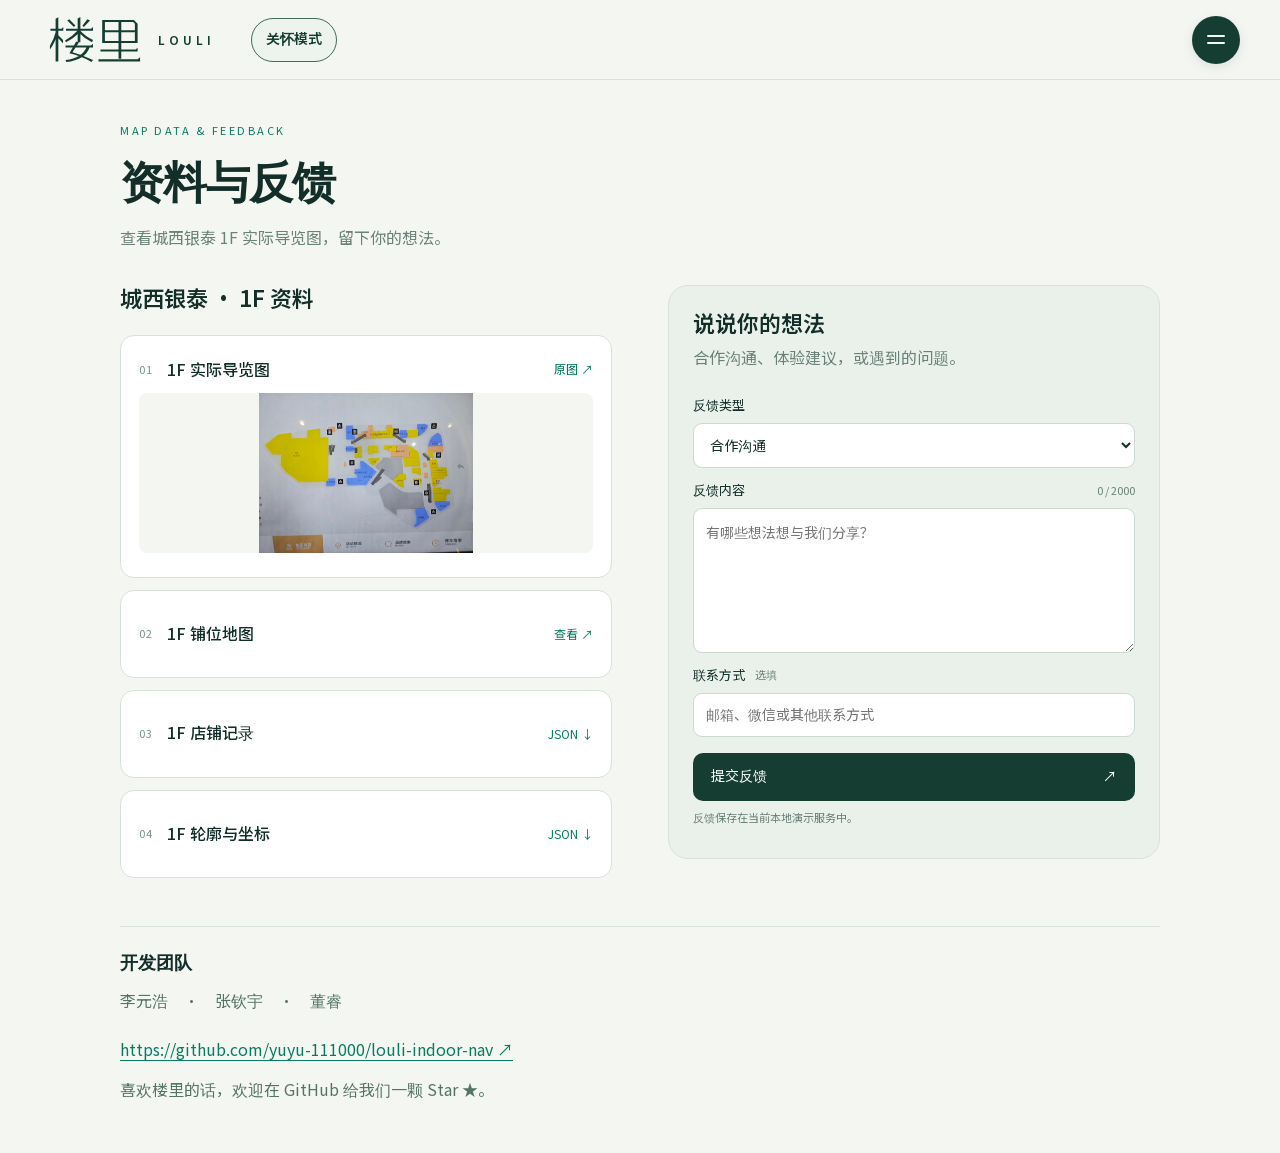
<file: frontend/materials.html>
<!doctype html>
<html lang="zh-CN"><head><meta charset="utf-8"><meta name="viewport" content="width=device-width,initial-scale=1"><title>楼里 · 资料与反馈</title><link rel="stylesheet" href="styles/showcase.css"><link rel="stylesheet" href="styles/typography.css"><link rel="stylesheet" href="styles/brand-logo.css"><link rel="stylesheet" href="styles/site-nav.css"><link rel="stylesheet" href="styles/information.css"><link rel="stylesheet" href="styles/care-mode.css"><script src="js/care-mode.js"></script></head><body>
<header class="site-header"><a class="brand louli-brand" href="./" aria-label="楼里首页"><span class="brand-logo" aria-hidden="true"></span><span class="brand-name">LOULI</span></a><div class="site-nav-slot" data-site-nav></div></header>
<main class="information-main">
  <div class="information-intro"><div class="eyebrow">MAP DATA & FEEDBACK</div><h1>资料与反馈</h1><p>查看城西银泰 1F 实际导览图，留下你的想法。</p></div>
  <div class="information-columns">
    <section aria-labelledby="documentsTitle"><h2 id="documentsTitle">城西银泰 · 1F 资料</h2>
      <div class="document-list">
        <a class="document-card document-card-photo" href="data/yintai-kiosk/photos/1F.jpg" target="_blank" rel="noopener"><span class="document-number">01</span><span>1F 实际导览图</span><small>原图 ↗</small><img src="data/yintai-kiosk/photos/1F.jpg" alt="城西银泰1F导览屏原始照片" width="1706" height="1279"></a>
        <a class="document-card" href="spatial-map.html?venue=yintai-demo"><span class="document-number">02</span><span>1F 铺位地图</span><small>查看 ↗</small></a>
        <a class="document-card" href="data/yintai-kiosk/1F-shops.json" download="yintai-1F-shops.json"><span class="document-number">03</span><span>1F 店铺记录</span><small>JSON ↓</small></a>
        <a class="document-card" href="data/yintai-kiosk/kiosk-map.json" download="yintai-1F-map.json"><span class="document-number">04</span><span>1F 轮廓与坐标</span><small>JSON ↓</small></a>
      </div>
    </section>
    <section class="feedback-panel" aria-labelledby="feedbackTitle"><h2 id="feedbackTitle">说说你的想法</h2><p>合作沟通、体验建议，或遇到的问题。</p>
      <form id="feedbackForm">
        <label for="feedbackTopic">反馈类型</label><select id="feedbackTopic" name="topic"><option value="cooperation">合作沟通</option><option value="suggestion">体验建议</option><option value="issue">问题报告</option></select>
        <label for="feedbackMessage">反馈内容 <span class="field-count" id="messageCount">0 / 2000</span></label><textarea id="feedbackMessage" name="message" rows="5" maxlength="2000" placeholder="有哪些想法想与我们分享？" required></textarea>
        <label for="feedbackContact">联系方式 <span class="field-optional">选填</span></label><input id="feedbackContact" name="contact" type="text" maxlength="200" placeholder="邮箱、微信或其他联系方式" autocomplete="off">
        <button class="feedback-submit" type="submit">提交反馈 <span aria-hidden="true">↗</span></button>
        <p class="feedback-note">反馈保存在当前本地演示服务中。</p><p id="feedbackStatus" class="feedback-status" role="status"></p>
      </form>
    </section>
  </div>
<section class="development-team" aria-labelledby="teamTitle"><h2 id="teamTitle">开发团队</h2><p>李元浩 <span aria-hidden="true">·</span> 张钦宇 <span aria-hidden="true">·</span> 董睿</p><p class="team-repository"><a href="https://github.com/yuyu-111000/louli-indoor-nav" target="_blank" rel="noopener noreferrer" aria-label="在新窗口打开楼里 GitHub 仓库">https://github.com/yuyu-111000/louli-indoor-nav ↗</a></p><p class="team-star">喜欢楼里的话，欢迎在 GitHub 给我们一颗 Star ★。</p></section>
</main><script type="module" src="js/materials.js"></script><script type="module" src="js/site-nav.js"></script><script type="module" src="js/click-spark.js"></script></body></html>
</file>
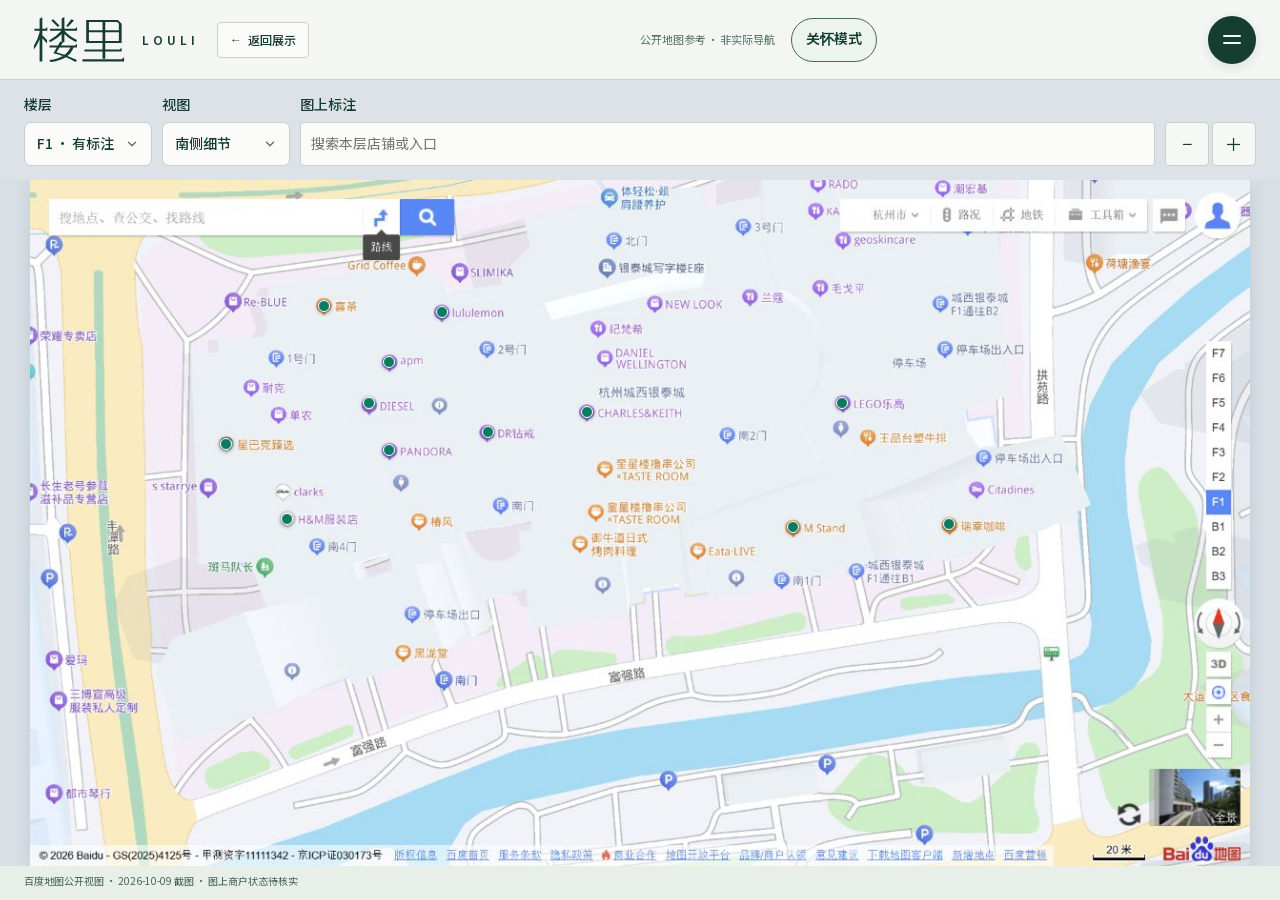
<file: frontend/reference-map.html>
<!doctype html>
<html lang="zh-CN"><head><meta charset="utf-8"><meta name="viewport" content="width=device-width,initial-scale=1"><title>楼里 · 公开楼层图参考</title><link rel="preload" href="assets/fonts/louli-ui-sans.woff" as="font" type="font/woff" crossorigin><link rel="stylesheet" href="styles/reference-map.css"><link rel="stylesheet" href="styles/typography.css"><link rel="stylesheet" href="styles/glide-select.css"><link rel="stylesheet" href="styles/brand-logo.css"><link rel="stylesheet" href="styles/site-nav.css"><link rel="stylesheet" href="styles/care-mode.css"><script src="js/care-mode.js"></script></head>
<body><main class="reference-app">
  <header class="reference-header" id="standaloneHeader"><div class="reference-header-start"><a class="brand louli-brand" href="./" aria-label="楼里首页"><span class="brand-logo" aria-hidden="true"></span><span class="brand-name">LOULI</span></a><a class="reference-back" id="backToShowcase" href="./?venue=yintai-demo"><span aria-hidden="true">←</span> 返回展示</a></div><span>公开地图参考 · 非实际导航</span><div class="site-nav-slot" data-site-nav></div></header>
  <div class="reference-controls">
    <label>楼层<select id="floorSelect" aria-label="选择楼层"></select></label>
    <label>视图<select id="viewSelect" aria-label="选择局部视图"></select></label>
    <label class="search-label">图上标注<input id="poiSearch" type="search" placeholder="搜索本层店铺或入口" aria-label="搜索本层标注"></label>
    <div class="zoom-controls" aria-label="地图缩放"><button id="zoomOut" aria-label="缩小地图">−</button><button id="zoomIn" aria-label="放大地图">＋</button></div>
  </div>
  <p class="map-error" id="mapError" role="status" hidden></p>
  <div class="reference-viewport" id="viewport"><div class="map-plane" id="mapPlane"><img id="mapImage" alt="所选楼层的公开地图截图"><div id="markers" class="markers"></div></div></div>
  <div id="selection" class="selection" hidden><b id="selectionName"></b><span id="selectionKind"></span><small>位置是截图上的标注点，并非店门或通路节点。</small><button id="closeSelection" aria-label="关闭地点详情">×</button></div>
  <div id="searchResults" class="search-results" hidden></div>
  <footer class="reference-footer"><span>百度地图公开视图 · 2026-10-09 截图 · 图上商户状态待核实</span></footer>
</main><script type="module" src="js/reference-map.js"></script><script type="module" src="js/click-spark.js"></script><script type="module" src="js/site-nav.js"></script></body></html>
</file>
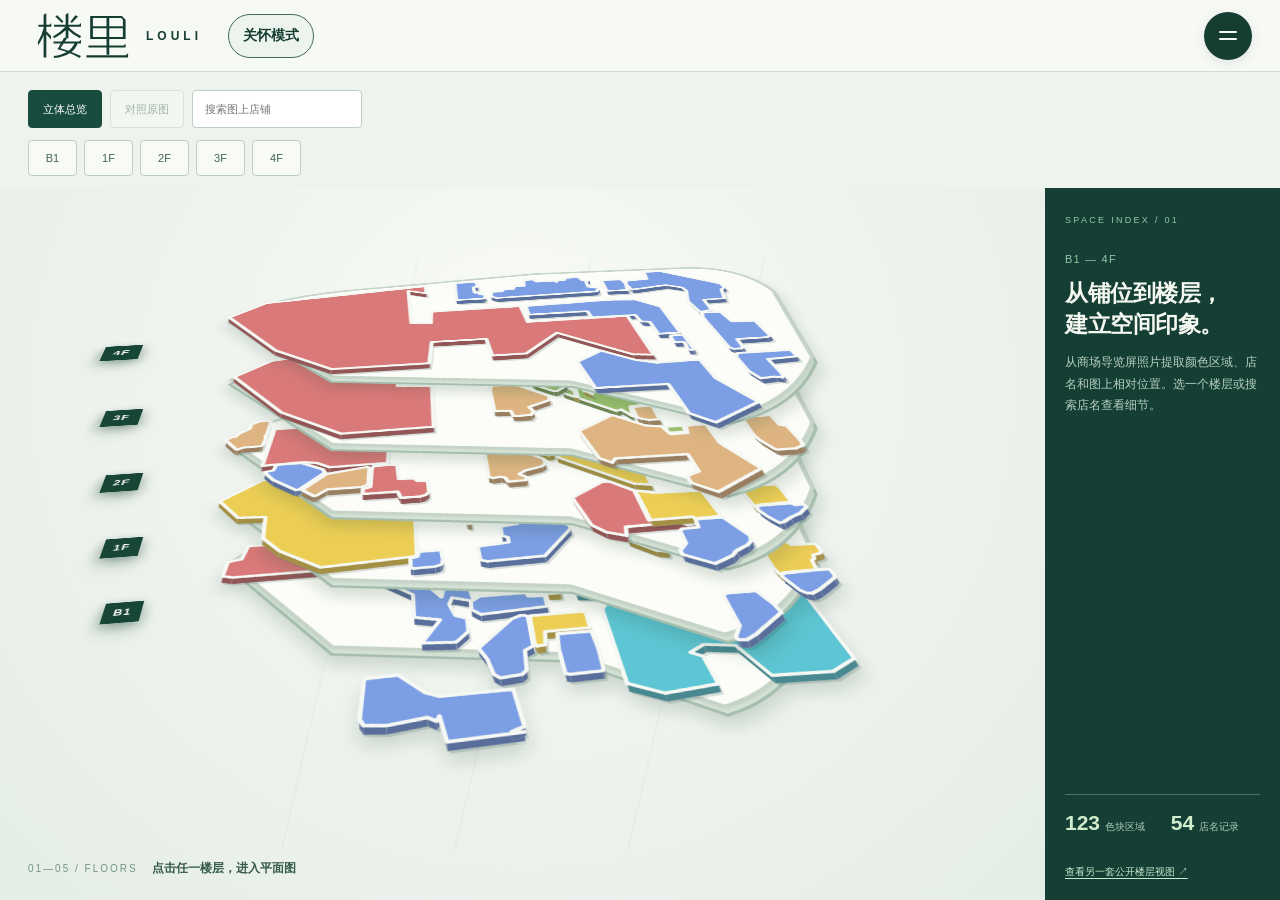
<file: frontend/spatial-map.html>
<!doctype html>
<html lang="zh-CN"><head><meta charset="utf-8"><meta name="viewport" content="width=device-width,initial-scale=1"><title>楼里 · 城西银泰空间地图</title><link rel="stylesheet" href="styles/spatial-map.css"><link rel="stylesheet" href="styles/brand-logo.css"><link rel="stylesheet" href="styles/site-nav.css"><link rel="stylesheet" href="styles/care-mode.css"><script src="js/care-mode.js"></script></head>
<body><main class="spatial-app">
  <header class="spatial-header"><a class="brand louli-brand" href="./?venue=yintai-demo#showcase" aria-label="楼里首页"><span class="brand-logo" aria-hidden="true"></span><span class="brand-name">LOULI</span></a><div class="site-nav-slot" data-site-nav></div></header>
  <section class="spatial-toolbar" aria-label="地图操作"><div class="toolbar-actions"><button id="overviewBtn" class="mode-btn active" type="button" aria-pressed="true">立体总览</button><button id="photoBtn" class="mode-btn" type="button" aria-pressed="false" disabled>对照原图</button><label class="shop-search"><span class="visually-hidden">搜索店铺</span><input id="shopSearch" type="search" placeholder="搜索图上店铺" autocomplete="off"></label></div></section>
  <nav class="floor-nav" aria-label="选择楼层"><button data-floor="B1" type="button">B1</button><button data-floor="1F" type="button">1F</button><button data-floor="2F" type="button">2F</button><button data-floor="3F" type="button">3F</button><button data-floor="4F" type="button">4F</button></nav>
  <div id="searchResults" class="search-results" hidden></div>
  <section class="spatial-workspace" aria-label="城西银泰五层店铺地图"><div class="map-canvas"><div id="stackView" class="stack-view" aria-label="五层立体概览"><div class="stack-guides" aria-hidden="true"></div><div id="stackLayers" class="stack-layers"></div><div class="stack-caption"><span>01—05 / FLOORS</span><strong>点击任一楼层，进入平面图</strong></div></div><div id="planView" class="plan-view" hidden><div class="plan-heading"><div><span id="planFloor">1F</span><p>色块边界按照片重绘，位置仅供展示</p></div><button id="backToStack" type="button">↗ 立体总览</button></div><svg id="planSvg" viewBox="40 215 1520 880" role="img" aria-label="所选楼层的店铺相对位置和轮廓"></svg></div></div><aside class="spatial-inspector"><div class="inspector-kicker">SPACE INDEX / 01</div><div id="inspectorBody"><span class="inspector-floor">B1 — 4F</span><h2>从铺位到楼层，<br>建立空间印象。</h2><p>从商场导览屏照片提取颜色区域、店名和图上相对位置。选一个楼层或搜索店名查看细节。</p></div><div class="inspector-bottom"><div class="count-row"><strong id="zoneTotal">—</strong><span>色块区域</span><strong id="shopTotal">—</strong><span>店名记录</span></div><a href="reference-map.html?venue=yintai-demo" id="publicMapLink">查看另一套公开楼层视图 ↗</a></div></aside></section>
</main><script type="module" src="js/spatial-map.js"></script><script type="module" src="js/site-nav.js"></script><script type="module" src="js/click-spark.js"></script></body></html>
</file>
<file: frontend/styles/showcase.css>
@charset "UTF-8";
:root{--ink:#132e29;--accent:#087b62;--muted:#6b827a;--paper:#f4f6f2;--line:#d8e2db;font-family:-apple-system,"PingFang SC","Microsoft YaHei",sans-serif;color:var(--ink);background:var(--paper)}*{box-sizing:border-box}body{margin:0}button,a,input,textarea,select{font:inherit}button,a{ -webkit-tap-highlight-color:transparent}button{cursor:pointer}a{color:inherit;text-decoration:none}button:focus-visible,a:focus-visible,input:focus-visible,textarea:focus-visible{outline:3px solid #42b997;outline-offset:4px}button:disabled{opacity:.5;cursor:wait}[hidden]{display:none!important}.site-header{height:80px;padding:0 40px;display:flex;align-items:center;border-bottom:1px solid var(--line);gap:32px}.brand{font-size:32px;font-weight:800;letter-spacing:-2px;display:flex;align-items:center;gap:14px}.brand span{font-size:11px;letter-spacing:3px;font-weight:600}.site-header nav{display:flex;gap:27px;margin-left:auto;align-items:center;font-size:13px}.site-header nav button{background:none;border:0;padding:8px 0;color:var(--ink)}.demo-label{font-size:11px;color:var(--muted);border-left:1px solid var(--line);padding-left:24px;white-space:nowrap}.showcase{height:calc(100svh - 80px);min-height:660px;display:grid;grid-template-columns:360px minmax(0,1fr)}.story-panel{padding:38px 40px 22px;display:flex;flex-direction:column;background:#153d32;color:#f5f9f5}.eyebrow{font-size:10px;letter-spacing:2.5px;color:#9abaaa}h1{font-size:43px;line-height:1.2;letter-spacing:-1.5px;margin:21px 0 24px;font-weight:650}h1 em{font-style:normal;color:#9cdbc0}.scene-switch{display:flex;gap:0;border-bottom:1px solid #456659;margin-bottom:24px}.scene-switch button{background:none;color:#a9c4b6;border:0;padding:9px 0 12px;width:50%;font-size:13px;position:relative}.scene-switch [aria-pressed=true]{color:white}.scene-switch [aria-pressed=true]:after{content:"";position:absolute;bottom:-1px;left:0;right:0;height:2px;background:#9cdbc0}.chapter-number{font-size:11px;letter-spacing:2px;color:#99b9aa}.story-copy h2{font-size:22px;line-height:1.35;margin:12px 0 8px;min-height:30px}.story-copy p{font-size:13px;line-height:1.85;color:#b8cec2;margin:0;min-height:72px}.story-copy{animation:reveal .4s ease-out}.task-list{padding:0;margin:20px 0;list-style:none;display:grid;gap:10px}.task-list li{display:flex;align-items:center;font-size:12px;color:#d6e4dc;gap:12px}.task-list li span{font-size:10px;color:#9cdbc0;width:18px}.playback{display:flex;gap:10px;margin-top:auto}.primary{background:#c7ecda;border:0;color:#153d32;padding:13px 17px;font-size:13px;font-weight:600;min-height:44px;border-radius:4px;flex:1}.primary:hover{background:white}.next{border:1px solid #668576;color:#e8f3ec;background:none;padding:12px;font-size:12px;border-radius:4px;min-height:44px}.progress{display:flex;gap:7px;margin:18px 0 12px}.progress button{height:4px;flex:1;background:#48685a;border:0;padding:0}.progress button.active{background:#b6e6cc}.reset{border:0;background:none;color:#a9c4b6;text-align:left;font-size:11px;padding:6px 0;width:fit-content;min-height:28px}.source-note{font-size:10px;color:#87aa97;margin:10px 0 0}.map-stage{position:relative;min-width:0;overflow:hidden;background:#dce2e7}.stage-heading{position:absolute;z-index:3;left:26px;right:26px;top:22px;display:flex;justify-content:space-between;align-items:start;pointer-events:none}.stage-heading h2{font-size:21px;margin:4px 0}.stage-heading small{font-size:11px;color:#547467}.stage-heading>span{font-size:11px;color:#567365;background:#f5f9f5;padding:7px 10px;border-radius:4px}iframe{width:100%;height:100%;border:0;display:block}.map-footer{position:absolute;bottom:20px;left:26px;right:26px;display:flex;justify-content:space-between;font-size:10px;color:#567065;pointer-events:none}.hardware-overlay{position:absolute;inset:105px 24px 65px;display:grid;grid-template-columns:1.3fr 1fr;align-items:center;background:#f7f8f5;animation:reveal .5s ease;gap:24px}.hardware-overlay img{width:100%;max-height:100%;object-fit:contain}.hardware-overlay small{color:var(--accent);font-size:12px}.hardware-overlay h3{font-size:27px;line-height:1.4;padding-right:28px}.hardware-overlay p{font-size:14px;line-height:1.9;color:var(--muted)}dialog{max-width:560px;width:calc(100% - 32px);border:0;padding:30px;color:var(--ink);border-radius:12px;box-shadow:0 20px 80px #0003}dialog::backdrop{background:#102b25aa;backdrop-filter:blur(4px)}.dialog-head{display:flex;justify-content:space-between;align-items:center}.dialog-head h2{font-size:26px;margin:0}.dialog-head button{background:none;border:0;font-size:28px;min-width:44px;min-height:44px}dialog>p,.pilot p{font-size:14px;color:var(--muted);line-height:1.8}dialog>a{display:flex;justify-content:space-between;padding:17px 0;border-bottom:1px solid var(--line);font-size:14px}dialog>a span{font-size:11px;color:var(--accent)}.pilot{padding-top:23px}.pilot b{font-size:14px}.pilot p{margin-bottom:0}@keyframes reveal{from{opacity:0;transform:translateY(8px)}to{opacity:1;transform:translateY(0)}}@media(min-width:1500px){.showcase{grid-template-columns:410px minmax(0,1fr)}.story-panel{padding:50px}h1{font-size:51px}}@media(max-width:1000px){.site-header{padding:0 24px;gap:20px}.demo-label{display:none}.showcase{grid-template-columns:300px minmax(0,1fr)}.story-panel{padding:30px 26px}h1{font-size:37px}.hardware-overlay{grid-template-columns:1fr;padding:15px;overflow:auto}.hardware-overlay img{max-height:260px}.hardware-overlay h3{font-size:22px;margin:10px 0}.hardware-overlay p{font-size:12px}}@media(max-width:700px){.site-header{height:66px;padding:0 16px}.brand{font-size:26px;gap:10px}.brand span{font-size:9px;letter-spacing:2px}.site-header nav{gap:14px;font-size:11px}.site-header nav a:nth-child(2){display:none}.showcase{height:auto;min-height:0;display:flex;flex-direction:column}.story-panel{padding:22px 20px;position:relative}.eyebrow{font-size:9px}h1{font-size:32px;line-height:1.2;margin:14px 0 18px}h1 br{display:none}.scene-switch{margin-bottom:16px;width:230px}.story-copy h2{font-size:19px;margin:7px 0}.story-copy p{min-height:0;font-size:12px;max-width:390px}.task-list{display:none}.playback{margin-top:18px}.progress{margin:16px 0 5px}.reset{position:absolute;right:20px;bottom:24px}.source-note{margin-top:10px;max-width:260px}.map-stage{height:480px}.stage-heading{left:16px;right:16px;top:16px}.stage-heading h2{font-size:17px}.stage-heading>span{font-size:9px}.map-footer{left:16px;right:16px}.map-footer span:last-child{display:none}.hardware-overlay{inset:80px 16px 44px;grid-template-columns:1fr 1fr;gap:12px}.hardware-overlay img{max-height:210px}.hardware-overlay h3{font-size:18px;padding:0}.hardware-overlay p{font-size:11px}}@media(prefers-reduced-motion:reduce){*,*:before,*:after{animation:none!important;transition:none!important}}

.map-stage.navigating .stage-heading{opacity:0}.showcase{min-height:600px}@media(min-width:701px) and (max-height:820px){.story-panel{padding:26px 34px 18px}h1{font-size:36px;margin:16px 0 18px}.scene-switch{margin-bottom:16px}.story-copy h2{font-size:20px;margin:8px 0}.story-copy p{min-height:58px;font-size:12px}.task-list{gap:8px;margin:16px 0}.progress{margin:14px 0 8px}.source-note{margin-top:6px}}
@media(min-width:701px) and (max-height:820px){h1{font-size:32px}.story-copy p{min-height:48px}.story-panel{min-height:0}.map-stage{min-height:0}}

@media(max-width:700px){h1 em{white-space:nowrap}}
.place-summary{position:absolute;z-index:3;left:26px;right:26px;top:80px;display:flex;gap:16px;justify-content:space-between;font-size:11px;color:#547467;line-height:1.7}.place-summary span{max-width:75%}.place-summary a{white-space:nowrap;color:var(--accent);text-decoration:underline;text-underline-offset:3px}.map-stage.navigating .place-summary{display:none}.nearby-dialog{max-width:720px;max-height:85svh;overflow:auto}.nearby-row{padding:18px 0;border-top:1px solid var(--line)}.nearby-heading{display:flex;align-items:center;justify-content:space-between;gap:20px}.nearby-heading h3{margin:0;font-size:17px}.nearby-heading span{white-space:nowrap;font-size:12px;color:var(--accent)}.nearby-row p{font-size:12px;line-height:1.7;color:var(--muted);margin:7px 0}.nearby-row small{font-size:11px;color:var(--muted)}.nearby-actions{display:flex;align-items:center;gap:22px;margin-top:10px;font-size:12px}.nearby-actions a{color:var(--accent);text-decoration:underline;text-underline-offset:3px;min-height:36px;display:flex;align-items:center}.nearby-actions button{border:1px solid var(--line);background:#edf5ef;color:var(--accent);padding:8px 13px;border-radius:4px;min-height:36px}.nearby-actions span{font-size:11px;color:var(--muted)}.attribution{font-size:11px!important}.attribution a{text-decoration:underline}@media(max-width:700px){.site-header nav{gap:12px}.place-summary{left:16px;right:16px;top:69px;font-size:10px;display:block}.place-summary span{display:block;max-width:100%}.place-summary a{display:inline-block;min-height:32px;padding-top:5px}.nearby-dialog{padding:22px}.nearby-heading h3{font-size:15px}.nearby-heading{gap:12px}.nearby-row{padding:15px 0}.site-header nav a{display:none}}@media(max-width:380px){.brand span{display:none}.site-header nav{gap:10px}}

.map-stage.public-map .map-footer{display:none}

/* Keep both maps laid out so the simulation is ready before the handoff. */
.map-frame{position:absolute;inset:0;visibility:hidden;opacity:0;pointer-events:none;transition:opacity 320ms ease,visibility 0s linear 320ms}
.map-frame.is-visible{visibility:visible;opacity:1;pointer-events:auto;transition:opacity 320ms ease,visibility 0s}
@media(prefers-reduced-motion:reduce){.map-frame{transition:none}}

/* Separate the story from the map as a rounded card. */
.story-panel{margin:16px;border-radius:24px;box-shadow:0 10px 28px #132e2914}
@media(max-width:700px){.story-panel{margin:14px;border-radius:20px}}
</file>
<file: frontend/styles/typography.css>
@charset "UTF-8";

/* A self-hosted CJK UI face keeps the Claude-inspired sans style portable. */
@font-face {
  font-family: "Louli UI Sans";
  src: url("../assets/fonts/louli-ui-sans.woff") format("woff");
  font-style: normal;
  font-weight: 400 600;
  font-display: swap;
}

:root {
  --font-ui: "Anthropic Sans", "Louli UI Sans", "Segoe UI", "PingFang SC",
    "Microsoft YaHei UI", "Microsoft YaHei", sans-serif;
  --font-display: -apple-system, "PingFang SC", "Microsoft YaHei", sans-serif;
  font-family: var(--font-ui);
  font-kerning: normal;
}

/* Keep the existing display headings and logo. */
.brand,
.story-panel h1,
.stage-heading h2,
.dialog-head h2,
.hardware-overlay h3 {
  font-family: var(--font-display);
}

.site-header nav {
  font-weight: 500;
  line-height: 1.5;
}

.story-copy h2 {
  font-weight: 600;
}

.story-copy p {
  font-weight: 400;
}

.reference-controls label {
  font-weight: 500;
}

.reference-controls select,
.reference-controls input,
.coverage,
.reference-footer {
  font-weight: 400;
}

.selection b {
  font-weight: 600;
}
</file>
<file: frontend/styles/brand-logo.css>
/* Use the supplied vector unchanged; a mask gives the header its forest colour. */
.launch-wordmark img {
  display: block;
  width: clamp(180px, 27vw, 380px);
  max-width: 64vw;
  height: auto;
  object-fit: contain;
}
.louli-brand { display: inline-flex; align-items: center; text-decoration: none; flex-shrink: 0; min-height: 44px; gap: 8px; }
.launch-topline { height: 80px; padding: 7px 40px; }
.launch-topline .louli-brand .brand-logo { background: currentColor; }
.launch-topline .louli-brand .brand-name { color: inherit; }
.louli-brand .brand-name {
  display: block;
  color: #153d32;
  font-family: var(--font-ui);
  font-size: 12px;
  font-weight: 600;
  line-height: 1;
  letter-spacing: 4px;
}
.louli-brand .brand-logo {
  display: block;
  width: 110px;
  height: 65px;
  background: #153d32;
  -webkit-mask: url('../assets/logo.svg') center / contain no-repeat;
  mask: url('../assets/logo.svg') center / contain no-repeat;
}
@media(max-width:700px) {
  .launch-topline { padding: 7px 16px; }
  .launch-wordmark img { width: clamp(180px, 58vw, 260px); }
  .louli-brand .brand-logo { width: 90px; height: 53px; }
  .louli-brand .brand-name { font-size: 11px; letter-spacing: 3.5px; }
}
@media(min-width:701px) and (max-width:1000px) { .launch-topline { padding: 7px 24px; } }
</file>
<file: frontend/styles/site-nav.css>
.site-nav-slot{margin-left:auto;flex:none;display:flex;align-items:center}
.site-nav-toggle{display:grid;place-content:center;gap:5px;width:48px;height:48px;padding:0;border:0;border-radius:50%;background:#153d32;color:#f5f9f5;cursor:pointer;box-shadow:0 3px 12px #153d321a}
.site-nav-toggle span{display:block;width:18px;height:2px;color:inherit;background:currentColor;border-radius:2px;transition:transform 180ms ease}
.site-nav-toggle:hover{background:#087b62}
.site-nav-toggle:focus-visible,.flow-nav a:focus-visible,.flow-nav-close:focus-visible{outline:3px solid #42b997;outline-offset:4px}
.flow-nav{position:fixed;inset:0 0 auto auto;margin:18px 24px 0 auto;width:460px;max-width:calc(100% - 24px);max-height:calc(100svh - 36px);padding:0;border:1px solid #456659;border-radius:22px;background:#153d32;color:#f5f9f5;overflow:auto;box-shadow:0 20px 65px #153d3244;font-family:var(--font-ui,sans-serif)}
.flow-nav[open]{animation:flow-nav-reveal 350ms cubic-bezier(.23,1,.32,1)}
.flow-nav::backdrop{background:#132e294d}
.flow-nav-head{display:flex;align-items:center;justify-content:space-between;padding:18px 22px}
.flow-nav-title{font-size:12px;letter-spacing:2px;font-weight:500}
.flow-nav-close{display:grid;place-items:center;width:44px;height:44px;padding:0;border:1px solid #668576;border-radius:50%;background:transparent;color:#f5f9f5;font-size:26px;cursor:pointer}
.flow-nav-close:hover{background:#295342}
.flow-nav-row{position:relative;overflow:hidden;border-top:1px solid #456659}
.flow-nav-link{display:flex;gap:16px;align-items:center;justify-content:space-between;min-height:82px;padding:12px 24px;color:#f5f9f5;text-decoration:none;font-size:24px;font-weight:500;line-height:1.3}
.flow-nav-link small{color:#9cdbc0;font-size:11px;letter-spacing:1px;margin-right:auto}
.flow-nav-link[aria-current=page]{color:#c7ecda}
.flow-nav-link[aria-current=page]::after{content:'当前';font-size:10px;border:1px solid #668576;padding:3px 7px;border-radius:10px}
.flow-nav-row:focus-within{outline:3px solid #42b997;outline-offset:-4px}
.flow-nav-overlay{position:absolute;inset:0;background:#c7ecda;color:#153d32;pointer-events:none;transform:translateY(101%);display:flex;align-items:center}
.flow-nav-track{display:flex;width:max-content;align-items:center;animation:flow-nav-marquee 12s linear infinite;animation-play-state:paused}
.flow-nav-row[data-flow=on] .flow-nav-track{animation-play-state:running}
.flow-nav-group{display:flex;align-items:center;flex:none}
.flow-nav-part{display:flex;align-items:center;gap:22px;padding:0 14px;white-space:nowrap;font-size:24px;font-weight:500}
.flow-nav-fill{display:block;width:52px;height:22px;border-radius:20px;background:#087b62}
.flow-nav-note{margin:0;padding:18px 24px;font-size:11px;color:#9cdbc0;line-height:1.6}
.reference-header{height:auto;min-height:80px;gap:16px;padding:7px 24px}
.reference-header-start{flex-wrap:wrap;flex-shrink:1}
.reference-header>span{margin-left:auto;font-size:11px}
.demo-site-header{position:absolute;top:0;left:0;right:0;height:80px;display:flex;align-items:center;gap:20px;padding:7px 24px;background:#f4f6f2;border-bottom:1px solid #d8e2db;z-index:11}
body:has(.demo-site-header) .side{top:94px}
.embedded .demo-site-header{display:none}
@keyframes flow-nav-reveal{from{clip-path:circle(0 at calc(100% - 44px) 40px);opacity:.5}to{clip-path:circle(150% at calc(100% - 44px) 40px);opacity:1}}
@keyframes flow-nav-marquee{to{transform:translateX(-50%)}}
@media(max-width:700px){
  .site-header:has([data-site-nav]){height:80px;padding:7px 16px;gap:12px}
  .reference-header{padding:7px 12px;gap:8px}.reference-header-start{gap:6px}.reference-header>span{display:none}
  .site-nav-toggle{width:44px;height:44px}
  .flow-nav{margin:12px 12px 0 auto;max-height:calc(100svh - 24px);border-radius:18px}
  .flow-nav-head{padding:12px 18px}.flow-nav-link{min-height:72px;padding:12px 18px;font-size:22px}.flow-nav-part{font-size:22px}
  .demo-site-header{padding:7px 16px}
}
@media(prefers-reduced-motion:reduce){.flow-nav[open],.flow-nav-track{animation:none}.site-nav-toggle span{transition:none}}

@media(min-width:761px){body:has(.demo-site-header):not(.embedded) .fab{top:108px}body:has(.demo-site-header):not(.embedded) .navbanner{top:108px}}
@media(max-width:760px){body:has(.demo-site-header):not(.embedded) .con-pill,body:has(.demo-site-header):not(.embedded) .fab,body:has(.demo-site-header):not(.embedded) .navbanner{top:calc(246px + env(safe-area-inset-top,0px))}body.navving:has(.demo-site-header):not(.embedded) .con-pill{top:calc(310px + env(safe-area-inset-top,0px))}}
</file>
<file: frontend/styles/information.css>
.information-main{max-width:1120px;margin:0 auto;padding:44px 40px 48px}
.information-intro{margin-bottom:32px}.information-intro .eyebrow{color:#087b62;font-size:11px}.information-intro h1{font-size:44px;line-height:1.25;margin:18px 0 14px;letter-spacing:-1px}.information-intro p{font-size:16px;line-height:1.8;color:#6b827a;margin:0}
.information-columns{display:grid;grid-template-columns:1fr 1fr;gap:56px;align-items:start}.information-columns h2{font-size:22px;margin:0 0 24px;font-weight:600}
.document-list{display:grid;gap:12px}.document-card{display:flex;align-items:center;gap:14px;border:1px solid #d8e2db;border-radius:14px;padding:24px 18px;background:#fff;min-height:88px;transition:background-color 200ms,border-color 200ms,transform 200ms}.document-card:hover{background:#eaf4ed;border-color:#83b9a1;transform:translateY(-2px)}.document-number{font-size:11px;letter-spacing:1px;color:#799589;flex:none}.document-card>span:nth-child(2){font-size:16px;font-weight:500}.document-card small{margin-left:auto;white-space:nowrap;color:#087b62;font-size:12px}
.feedback-panel{padding:24px;border:1px solid #d8e2db;border-radius:20px;background:#eaf1eb}.feedback-panel h2{margin-bottom:8px}.feedback-panel>p{font-size:13px;color:#6b827a;line-height:1.7;margin:0 0 18px}.feedback-panel form{display:grid;gap:8px}.feedback-panel label{font-size:13px;display:flex;align-items:center;gap:10px;margin-top:6px}.field-count{margin-left:auto;color:#6b827a;font-size:11px;white-space:nowrap}.field-optional{font-size:11px;color:#6b827a}.feedback-panel input,.feedback-panel select,.feedback-panel textarea{width:100%;min-width:0;color:#132e29;background:#fff;border:1px solid #cbd9d0;border-radius:9px;padding:12px;font-size:14px}.feedback-panel input,.feedback-panel select{min-height:44px}.feedback-panel textarea{resize:vertical;min-height:140px;line-height:1.7}.feedback-submit{display:flex;align-items:center;justify-content:space-between;background:#153d32;color:#fff;border:0;border-radius:10px;padding:14px 18px;min-height:48px;margin-top:8px;font-size:14px}.feedback-submit:hover{background:#087b62}.feedback-note{font-size:11px;color:#6b827a;margin:0;line-height:1.6}.feedback-status{font-size:13px;line-height:1.7;color:#087b62;margin:0;overflow-wrap:anywhere}.feedback-status[data-state=error]{color:#a4472e}
.nearby-list{display:grid;grid-template-columns:1fr 1fr;gap:18px}.nearby-list .nearby-row{padding:24px;border:1px solid #d8e2db;border-radius:16px;background:white}.nearby-list .nearby-heading h3{line-height:1.5}.nearby-list .nearby-row p{margin:12px 0}.nearby-list .nearby-actions{flex-wrap:wrap;gap:14px}.nearby-attribution{font-size:12px;color:#6b827a;line-height:1.8;margin-top:28px}.nearby-attribution a{text-decoration:underline}
@media(max-width:800px){.information-main{padding:36px 24px 48px}.information-columns{gap:28px}.feedback-panel{padding:22px}.document-card{padding:22px 14px;gap:10px}.document-card>span:nth-child(2){font-size:14px}}
@media(max-width:600px){.information-main{padding:32px 20px 40px}.information-intro{margin-bottom:32px}.information-intro h1{font-size:36px}.information-intro p{font-size:14px}.information-columns,.nearby-list{grid-template-columns:1fr;gap:28px}.information-columns h2{font-size:21px;margin-bottom:18px}.feedback-panel h2{margin-bottom:8px}.document-card{min-height:76px}.feedback-panel{padding:22px 18px}.nearby-list{gap:14px}.nearby-list .nearby-row{padding:20px}}
@media(prefers-reduced-motion:reduce){.document-card{transition:none;transform:none!important}}
.document-card-photo{display:grid;grid-template-columns:auto minmax(0,1fr) auto;gap:14px}.document-card-photo img{grid-column:1/-1;display:block;width:100%;height:160px;object-fit:contain;border-radius:8px;background:#f4f6f2}.feedback-panel>p{font-size:16px;line-height:1.8}

.information-intro h1{font-family:var(--font-display);font-weight:700;font-synthesis:weight}.development-team{margin-top:48px;padding-top:24px;border-top:1px solid #d8e2db}.development-team h2{font-family:var(--font-display);font-size:18px;font-weight:600;margin:0 0 12px}.development-team p{font-size:16px;margin:0;color:#547467;line-height:1.8}.development-team span{margin:0 12px}

.development-team .team-repository{margin-top:12px}.team-repository a{display:inline-block;min-height:44px;padding:8px 0;color:var(--accent,#087b62);text-decoration:underline;text-underline-offset:4px;overflow-wrap:anywhere}.development-team .team-star{margin-top:4px}
</file>
<file: frontend/styles/care-mode.css>
@charset "UTF-8";
.care-toggle{flex:none;white-space:nowrap;min-height:44px;padding:9px 14px;border:1px solid #42695a;border-radius:24px;color:#153d32;background:#edf4ee;font:600 14px var(--font-ui,sans-serif);cursor:pointer}.care-toggle:hover{background:#d5ecdd}.care-toggle[aria-pressed=true]{background:#153d32;color:#fff;border-color:#153d32}.care-toggle:focus-visible{outline:3px solid #d99020;outline-offset:3px}.launch-topline .care-toggle{margin-left:auto}.launch-topline .launch-skip{margin-left:12px}.site-header .care-toggle{margin-left:4px}.care-settings{position:fixed;inset:0;margin:auto;width:min(540px,calc(100% - 32px));max-width:540px;max-height:calc(100svh - 32px);overflow:auto;padding:26px;border:2px solid #42695a;border-radius:18px;background:#fff;color:#132e29;font:16px/1.6 var(--font-ui,sans-serif);box-sizing:border-box}.care-settings::backdrop{background:#132e297d;backdrop-filter:none}.care-heading{display:flex;gap:16px;align-items:center;justify-content:space-between}.care-heading h2{font:700 26px var(--font-display,sans-serif);margin:0}.care-close{height:44px;width:44px;flex:none;background:#f0f4ef;border:1px solid #42695a;border-radius:50%;font-size:28px;color:#132e29}.care-description{font-size:16px;color:#355548;margin:16px 0}.care-options{display:grid;gap:12px}.care-options label{display:flex;align-items:start;gap:14px;padding:16px;border:1px solid #42695a;border-radius:12px;background:#f4f8f2;cursor:pointer}.care-options input{width:24px;height:24px;flex:none;accent-color:#07563f;margin:3px 0 0}.care-options b{display:block;font-size:18px}.care-options small{display:block;font-size:15px;color:#355548;line-height:1.7}.care-actions{display:flex;flex-wrap:wrap;gap:12px;justify-content:space-between;margin-top:22px}.care-actions button{min-height:44px;padding:10px 16px;border:1px solid #42695a;border-radius:8px;font-size:16px}.care-reset{background:#fff;color:#132e29}.care-done{background:#07563f;color:white}.care-settings :focus-visible{outline:3px solid #d99020;outline-offset:3px}
html.care-reduce-motion{scroll-behavior:auto!important}.care-reduce-motion *,.care-reduce-motion *::before,.care-reduce-motion *::after{animation:none!important;transition:none!important;scroll-behavior:auto!important}.care-reduce-motion .flow-nav-overlay{display:none}.care-reduce-motion .click-spark-layer{display:none!important}.care-reduce-motion .stack-layer svg,.care-reduce-motion .stack-layer .layer-tag{transform:none!important}
.care-large-text{--ink:#102d24;--accent:#07563f;--muted:#355548;--faint:#48645a;--line:#7b9385;--route-edge:#fff;--me:#164dd5;font-size:18px;color:#102d24}.care-large-text button,.care-large-text input,.care-large-text select,.care-large-text textarea{font-size:16px}.care-large-text button,.care-large-text .glide-select__trigger{min-height:44px}.care-large-text a:focus-visible,.care-large-text button:focus-visible,.care-large-text input:focus-visible,.care-large-text select:focus-visible,.care-large-text [role=button]:focus-visible{outline:3px solid #d99020;outline-offset:3px}
.care-large-text .story-panel{color:#fff}.care-large-text .story-panel h1{font-size:44px}.care-large-text .story-stepper{border-color:#94bfa4}.care-large-text #chapterTitle{font-size:25px;line-height:1.4}.care-large-text #stepHint,.care-large-text .step-label,.care-large-text .stepper-heading,.care-large-text .destination-choices legend{font-size:17px;color:#eefbf3}.care-large-text .destination-choices label{min-height:54px;font-size:18px;color:#fff;border-color:#94bfa4}.care-large-text .destination-choices label:has(input:checked){color:#102d24;background:#ddf4e5;border:2px solid #fff}.care-large-text .destination-choices label:has(input:checked)>span:last-child::before{content:'已选 ';font-size:14px;font-weight:700}.care-large-text .scene-switch button{font-size:20px;color:#dbf1e2}.care-large-text .scene-switch button[aria-pressed=true]{color:#fff;font-weight:700}.care-large-text .stage-heading h2{font-size:25px}.care-large-text .place-summary,.care-large-text .map-footer,.care-large-text .showcase-venue{font-size:14px;color:#355548}.care-large-text .showcase-venue .glide-select__trigger{font-size:16px;height:48px}.care-large-text .stepper-navigation button,.care-large-text .stepper-play,.care-large-text #restartBtn{font-size:17px}.care-large-text .story-panel{overflow:visible}.care-large-text .showcase{height:auto;min-height:calc(100svh - 80px)}.care-large-text .story-panel{padding:28px 26px}
.care-large-text .venue-name b,.care-large-text .poi-name,.care-large-text .poi b{font-size:17px}.care-large-text .venue-name span,.care-large-text .poi-sub,.care-large-text .dmeta{font-size:14px;color:#355548}.care-large-text .fchip,.care-large-text .tabs button,.care-large-text .seg button,.care-large-text .lchip,.care-large-text .sbtn{font-size:15px;min-height:44px}.care-large-text .poi{min-height:70px}.care-large-text .nb-main{font-size:22px}.care-large-text .nb-sub{font-size:16px}.care-large-text .map-status{font-size:14px}.care-large-text .console{max-height:calc(100% - 100px);overflow:auto}.care-large-text .con-sub,.care-large-text .ctl .lbl,.care-large-text .mtab,.care-large-text .roam{font-size:14px;color:#355548}.care-large-text .con-pill.visible{opacity:.85}.care-large-text .floor-picker .glide-select__trigger{font-size:16px}
.care-large-text .glide-select__trigger,.care-large-text .glide-select__option{font-size:16px}.care-large-text .spatial-toolbar .mode-btn,.care-large-text .floor-nav button,.care-large-text .shop-search input{font-size:16px;min-height:44px}.care-large-text .floor-nav button.active::after{content:' ✓'}.care-large-text .shop-label text{font-size:24px;stroke-width:6px}.care-large-text .spatial-inspector p{font-size:16px;color:#e0f5e8}.care-large-text .inspector-floor{font-size:15px;color:#e0f5e8}.care-large-text .information-intro p,.care-large-text .feedback-panel>p{font-size:18px;color:#355548}.care-large-text .feedback-panel label,.care-large-text .document-card>span:nth-child(2),.care-large-text .development-team p{font-size:18px}.care-large-text .reference-controls label,.care-large-text .reference-controls input{font-size:16px}.care-large-text .selection span,.care-large-text .selection small,.care-large-text .coverage,.care-large-text .reference-footer{font-size:14px;color:#355548}
@media(max-width:1200px){.site-header:has(.care-toggle){height:auto;min-height:80px;flex-wrap:wrap;gap:12px;padding-top:12px;padding-bottom:12px}.site-header:has(.jelly-nav) .jelly-nav{order:3;width:100%;justify-content:flex-end;flex-wrap:wrap;gap:14px}.site-header:has(.jelly-nav) .care-toggle{margin-left:auto}.care-large-text .site-header nav{font-size:16px}}
@media(max-width:700px){.site-header:has(.jelly-nav) .jelly-nav{display:none}.care-toggle{padding:8px 11px;font-size:13px}.launch-topline .care-toggle{margin-left:auto}.launch-topline{gap:8px;flex-wrap:wrap}.launch-topline .launch-skip{margin-left:0}.care-large-text .story-panel h1{font-size:36px}.care-large-text .story-panel{padding:24px 20px}.care-large-text .showcase .map-stage{height:670px}.care-large-text .stage-heading h2{font-size:21px}.care-large-text .toolbar-actions{grid-template-columns:1fr}.care-large-text .shop-search{grid-column:auto}.care-large-text .spatial-toolbar .mode-btn{padding:0 10px}.care-settings{padding:20px}.care-large-text .shop-label text{font-size:44px}}
@media(max-width:430px){.site-header:has([data-site-nav]) .brand,.demo-site-header .brand,.reference-header .louli-brand,.spatial-header .louli-brand{max-width:125px}.site-header:has([data-site-nav]) .brand-name,.demo-site-header .brand-name,.reference-header .brand-name,.spatial-header .brand-name{display:none}.site-header:has([data-site-nav]),.demo-site-header,.reference-header,.spatial-header{gap:8px;padding-left:12px;padding-right:12px}.care-toggle{margin-left:auto}.site-nav-slot{margin-left:0}.care-large-text .destination-choices label{font-size:17px}}

.care-large-text .jelly-nav a{font-size:16px;min-height:44px}.care-large-text .step-circle,.care-large-text .step-number{font-size:18px}
@media(max-width:760px){
  .care-large-text .fab{top:var(--care-tools-top,280px)!important;left:10px;right:10px;flex-direction:row;justify-content:flex-end}
  .care-large-text .fab>button{flex:none;width:44px;height:44px}
  .care-large-text .fab .floor-picker{align-self:center}
  .care-large-text .con-pill{top:calc(var(--care-tools-top,280px) + 76px)!important}
  .care-large-text .console{top:var(--care-tools-top,280px);bottom:16px;max-height:calc(100% - var(--care-tools-top,280px) - 16px)}
}
</file>
<file: frontend/styles/reference-map.css>
:root{font-family:-apple-system,"PingFang SC","Microsoft YaHei",sans-serif;color:#173d32;background:#dce2e7}*{box-sizing:border-box}body{margin:0}button,select,input{font:inherit}button{cursor:pointer}button:focus-visible,select:focus-visible,input:focus-visible,a:focus-visible{outline:3px solid #42b997;outline-offset:2px}[hidden]{display:none!important}.reference-app{height:100svh;min-height:400px;display:flex;flex-direction:column;position:relative;overflow:hidden}.reference-header{height:68px;padding:0 24px;display:flex;justify-content:space-between;align-items:center;background:#f3f6f3;border-bottom:1px solid #c7d3cb;font-size:13px}.reference-header a{font-weight:750;color:#173d32;text-decoration:none}.reference-header span{color:#557669}.embedded .reference-header{display:none}.reference-controls{display:flex;align-items:end;gap:8px;padding:15px 24px 8px;flex-wrap:wrap}.embedded .reference-controls{padding-top:128px}.reference-controls label{font-size:10px;color:#3f6255;display:flex;flex-direction:column;gap:4px}.reference-controls select,.reference-controls input{height:36px;min-width:108px;border:1px solid #c6d2ca;background:#fbfcfa;border-radius:4px;color:#173d32;padding:0 10px;font-size:12px}.reference-controls .search-label{flex:1;min-width:180px}.reference-controls input{width:100%}.zoom-controls{display:flex;gap:3px}.zoom-controls button{height:36px;width:36px;background:#f5f8f4;border:1px solid #c6d2ca;border-radius:4px;color:#173d32;font-size:18px}.coverage{margin:0;padding:2px 24px 7px;color:#496c5f;font-size:11px;line-height:1.5;white-space:nowrap;overflow:hidden;text-overflow:ellipsis}.reference-viewport{flex:1;min-height:0;overflow:auto;background:#d8e0e6;scrollbar-color:#9cb5a9 transparent}.map-plane{position:relative;margin:auto;min-width:0;min-height:0;box-shadow:0 3px 18px #24413622}.map-plane img{display:block;width:100%;height:100%;object-fit:fill}.markers{position:absolute;inset:0;pointer-events:none}.marker{position:absolute;transform:translate(-50%,-50%);width:24px;height:24px;border:0;border-radius:50%;background:transparent;pointer-events:auto;padding:0}.marker:after{content:"";position:absolute;left:50%;top:50%;transform:translate(-50%,-50%);width:10px;height:10px;border:1.5px solid #fff;border-radius:50%;background:#0d7b62;box-shadow:0 1px 4px #16362a99}.marker:hover,.marker.selected{z-index:2}.marker:hover:after,.marker.selected:after{width:16px;height:16px;background:#ef8c46}.selection{position:absolute;right:24px;bottom:50px;z-index:3;background:#f8fbf8f5;padding:13px 40px 13px 15px;box-shadow:0 8px 28px #173d3244;border-left:3px solid #0c7b5c;max-width:300px;display:flex;flex-direction:column;gap:4px}.selection b{font-size:15px}.selection span,.selection small{font-size:11px;color:#557669}.selection button{position:absolute;right:8px;top:7px;border:0;background:transparent;font-size:21px}.search-results{position:absolute;z-index:4;top:198px;left:24px;max-height:250px;overflow:auto;min-width:230px;max-width:calc(100% - 48px);background:#f8fbf8;box-shadow:0 8px 28px #173d3244;padding:6px}.search-results button{display:block;width:100%;text-align:left;background:none;border:0;border-bottom:1px solid #e1e9e3;padding:9px 10px;font-size:12px;color:#173d32}.search-results button:hover{background:#e6f1e9}.reference-footer{padding:9px 24px 13px;display:flex;justify-content:space-between;gap:12px;font-size:10px;color:#476759;background:#e8eee8}.embedded .reference-footer{padding-bottom:28px}@media(max-width:700px){.reference-app{min-height:0}.reference-header{height:55px;padding:0 12px}.reference-controls{padding:10px 12px 6px;gap:5px}.embedded .reference-controls{padding-top:112px}.reference-controls label{font-size:9px}.reference-controls select{min-width:80px;width:96px;height:33px;padding:0 4px}.reference-controls .search-label{min-width:100%;order:2}.reference-controls input{height:32px}.zoom-controls button{height:33px;width:33px}.coverage{padding:2px 12px 5px;white-space:normal;max-height:44px;font-size:10px}.reference-footer{padding:5px 12px 10px;display:block;font-size:9px}.embedded .reference-footer span:last-child{display:none}.embedded .reference-footer{padding-bottom:26px}.selection{right:12px;left:12px;bottom:43px;max-width:none}.search-results{top:178px;left:12px;right:12px;max-width:none}}

.reference-footer a{color:#176a53;text-decoration:underline;text-underline-offset:2px}

.reference-header{flex-shrink:0;gap:16px}
.reference-header-start{display:flex;align-items:center;gap:18px;flex-shrink:0}
.reference-header .reference-back{display:inline-flex;align-items:center;justify-content:center;gap:6px;min-height:36px;padding:0 12px;border:1px solid #c6d2ca;border-radius:4px;background:#fbfcfa;font-size:12px;font-weight:500;white-space:nowrap}
.reference-header .reference-back span{color:inherit}
.reference-back:hover{background:#e6f1e9;border-color:#9cb5a9}
.reference-brand{white-space:nowrap}
@media(max-width:700px){.reference-header{gap:8px}.reference-header-start{gap:10px}.reference-header .reference-back{padding:0 9px}.reference-brand{font-size:12px}.reference-header>span{max-width:130px;font-size:10px;line-height:1.4;text-align:right}}

/* Clearer labels with compact controls, leaving the map more room. */
.reference-controls{gap:10px;padding-bottom:14px}
.reference-controls label{font-size:14px;line-height:1.4;gap:7px;color:#173d32}
.reference-controls input{height:44px;font-size:14px}
.reference-controls .glide-select__trigger{font-size:14px}
.zoom-controls button{width:44px;height:44px}
.map-error{margin:0;padding:8px 24px;color:#a3352b;font-size:13px}
@media(max-width:700px){.reference-controls{gap:8px;padding-bottom:12px}.reference-controls label{font-size:14px}.reference-controls .glide-select__trigger{font-size:13px}.reference-controls input{height:44px;font-size:14px}}

@media(max-width:700px){.embedded .reference-footer span:last-child{display:block;margin-top:5px}.reference-footer a{display:inline-flex;align-items:center;min-height:28px}}

.embedded.with-venue-picker .reference-controls{padding-top:140px}
@media(max-width:700px){.embedded.with-venue-picker .reference-controls{padding-top:204px}}
</file>
<file: frontend/styles/spatial-map.css>
:root{font-family:-apple-system,BlinkMacSystemFont,"PingFang SC","Microsoft YaHei",sans-serif;color:#15382f;background:#e8eee9}*{box-sizing:border-box}body{margin:0}button,input{font:inherit}button{cursor:pointer}button:focus-visible,a:focus-visible,input:focus-visible,[role=button]:focus-visible{outline:3px solid #d8a34d;outline-offset:3px}[hidden]{display:none!important}.visually-hidden{position:absolute;width:1px;height:1px;overflow:hidden;clip:rect(0,0,0,0)}.spatial-app{min-height:100svh;display:flex;flex-direction:column;overflow:hidden}.spatial-header{height:72px;padding:0 28px;display:flex;align-items:center;gap:26px;background:#f7f9f5;border-bottom:1px solid #cfddd4}.spatial-header a{color:#15382f;text-decoration:none}.spatial-brand{font-size:24px;font-weight:800;letter-spacing:-1.5px;white-space:nowrap}.spatial-brand span{font-size:9px;letter-spacing:2px;margin-left:5px}.spatial-header>div{display:flex;gap:9px;align-items:baseline}.spatial-header strong{font-size:13px}.spatial-header small{font-size:10px;color:#668779}.back-link{margin-left:auto;font-size:11px}.spatial-toolbar{padding:18px 28px 12px;display:flex;align-items:end;justify-content:space-between;gap:16px;background:#eef3ed}.toolbar-title small{letter-spacing:2px;font-size:9px;font-weight:700;color:#729483}.toolbar-title h1{font-size:clamp(22px,3vw,37px);letter-spacing:-1.2px;line-height:1;margin:7px 0 0}.toolbar-actions{display:flex;gap:8px;align-items:center}.mode-btn,.floor-nav button,.plan-heading button{border:1px solid #bdcec3;color:#416558;background:#f8faf6;min-height:38px;padding:0 14px;border-radius:4px;font-size:11px;white-space:nowrap}.mode-btn.active,.floor-nav button.active{background:#184c3f;color:#fff;border-color:#184c3f}.mode-btn:disabled{opacity:.45;cursor:default}.shop-search input{height:38px;width:170px;border:1px solid #bdcec3;border-radius:4px;background:#fff;padding:0 12px;font-size:11px;outline-color:#2c8a6d}.floor-nav{display:flex;gap:7px;padding:0 28px 12px;background:#eef3ed}.floor-nav button{min-height:36px;min-width:49px}.search-results{position:absolute;right:27px;top:154px;width:min(310px,calc(100% - 30px));max-height:260px;overflow:auto;background:#fff;box-shadow:0 15px 40px #163d322c;z-index:9;padding:5px;border:1px solid #d2dfd6}.search-results button{width:100%;display:block;text-align:left;background:none;border:0;border-bottom:1px solid #e6eee8;padding:10px 12px;color:#254d3e;font-size:12px}.search-results button:hover{background:#eef5ee}.spatial-workspace{display:grid;grid-template-columns:minmax(0,1fr) 235px;flex:1;min-height:440px}.map-canvas{min-height:440px;position:relative;overflow:hidden;background:radial-gradient(ellipse at 50% 28%,#f9fbf7 0%,#edf2ed 58%,#e5ede7 100%)}.spatial-inspector{padding:27px 20px 21px;background:#153f34;color:#f5f8f1;display:flex;flex-direction:column;min-width:0}.inspector-kicker{font-size:9px;letter-spacing:2.3px;color:#98c6ad}.inspector-floor{display:block;margin-top:28px;font-size:11px;letter-spacing:1.2px;color:#95c5a7}.spatial-inspector h2{font-size:23px;line-height:1.35;letter-spacing:-.5px;margin:13px 0 12px;overflow-wrap:anywhere}.spatial-inspector p{font-size:12px;line-height:1.8;color:#b7d0c1;margin:0}.inspector-bottom{margin-top:auto;padding-top:24px}.count-row{display:grid;grid-template-columns:auto 1fr auto 1fr;gap:5px;align-items:baseline;border-top:1px solid #4c7263;padding:16px 0}.count-row strong{font-size:21px;color:#d2edce}.count-row span{font-size:10px;color:#afcbbb}.inspector-bottom p{font-size:10px}.inspector-bottom a{display:block;margin-top:14px;font-size:10px;color:#c7e8cf;text-decoration:underline;text-underline-offset:3px}.stack-view,.plan-view{position:absolute;inset:0}.stack-guides{position:absolute;inset:10% 17% 7%;background:repeating-linear-gradient(to right,transparent 0,transparent 24.7%,#63857417 24.9%,transparent 25.1%);opacity:.7;transform:skewX(-13deg)}.stack-layers{position:relative;height:100%;width:100%;perspective:950px}.stack-layer{position:absolute;left:8%;width:83%;height:50%;top:calc(-3% + var(--level)*9%);border:0;background:transparent;padding:0;transform:rotateX(51deg) rotateZ(-7deg);filter:drop-shadow(0 13px 9px #1c48302a);transition:transform .35s ease,filter .35s ease;z-index:calc(5 - var(--level));}.stack-layer:hover,.stack-layer:focus-visible{transform:translateY(-13px) rotateX(51deg) rotateZ(-7deg);filter:drop-shadow(0 22px 13px #1c483044)}.stack-layer svg{width:100%;height:100%;overflow:visible}.floor-plate{fill:#fcfdf8;stroke:#c6d4c8;stroke-width:10px}.shop-zone{stroke:#f6f8f4;stroke-width:5px;stroke-linejoin:round;transition:opacity .2s,filter .2s}.stack-layer .shop-zone{stroke-width:10px;filter:drop-shadow(0 8px 1px #31564635)}.layer-tag{position:absolute;left:3%;top:37%;background:#174637;color:#fff;padding:8px 10px;font-size:12px;font-weight:750;letter-spacing:1px;box-shadow:0 4px 14px #204c3666}.stack-caption{position:absolute;left:28px;bottom:23px;display:flex;align-items:baseline;gap:14px;color:#345a48}.stack-caption span{font-size:10px;letter-spacing:2px;color:#729485}.stack-caption strong{font-size:12px}.plan-view{padding:14px 18px 32px;display:flex;flex-direction:column}.plan-heading{display:flex;justify-content:space-between;align-items:center;padding:1px 10px 8px}.plan-heading span{font-size:23px;font-weight:800;color:#164534}.plan-heading p{font-size:10px;color:#668775;margin:3px 0 0}.plan-heading button{min-height:33px}.plan-view svg{flex:1;min-height:0;width:100%;height:100%;background:transparent}.plan-view .shop-zone{cursor:pointer;stroke-width:5px}.plan-view .shop-zone:hover,.plan-view .shop-zone:focus-visible{filter:brightness(.91);stroke:#174e3c;stroke-width:7px}.plan-view .shop-zone.photo-outline{fill:transparent;stroke:#184f3c;stroke-width:3px;opacity:.7}.shop-label{cursor:pointer}.shop-label circle{fill:#245840;stroke:#fff;stroke-width:5px}.shop-label text{paint-order:stroke;stroke:#fcfff9;stroke-width:5px;fill:#173b2d;font-size:18px;font-weight:700;pointer-events:none}.shop-label:hover circle,.shop-label.picked circle{fill:#e39d38;r:25}.plan-footnote{display:flex;justify-content:space-between;gap:12px;font-size:10px;color:#698474;padding:4px 10px}.embedded .spatial-header{display:none}.embedded .spatial-toolbar{padding-top:116px}.embedded .spatial-workspace{min-height:0}.embedded .map-canvas{min-height:0}.embedded .spatial-inspector{padding-top:23px}@media(max-width:850px){.spatial-workspace{grid-template-columns:minmax(0,1fr) 195px}.spatial-inspector{padding:20px 14px}.spatial-inspector h2{font-size:18px}.spatial-toolbar{padding:12px 16px}.floor-nav{padding:0 16px 10px}.stack-layer{left:3%;width:92%}.embedded .spatial-toolbar{padding-top:116px}}@media(max-width:620px){.spatial-header{height:58px;padding:0 14px;gap:12px}.spatial-header>div{display:block}.spatial-header strong{display:block;font-size:10px}.spatial-header small{display:none}.back-link{display:none}.spatial-toolbar{display:block;padding:14px 14px 10px}.toolbar-title h1{font-size:23px}.toolbar-actions{margin-top:14px;display:grid;grid-template-columns:repeat(2,minmax(0,1fr));gap:7px}.toolbar-actions .shop-search{grid-column:1/-1}.shop-search input{width:100%;height:42px}.mode-btn{min-height:42px}.floor-nav{padding:0 14px 10px;justify-content:space-between}.floor-nav button{min-height:42px;flex:1}.spatial-workspace{display:flex;flex-direction:column;min-height:0}.map-canvas{height:415px;min-height:415px}.spatial-inspector{min-height:180px;padding:16px 18px}.inspector-floor{margin-top:10px}.spatial-inspector h2{font-size:20px;margin:8px 0}.spatial-inspector p{font-size:11px}.inspector-bottom{padding-top:10px}.count-row{padding:8px 0}.inspector-bottom p{font-size:9px}.stack-layer{left:1%;width:98%;height:52%;top:calc(-2% + var(--level)*9%)}.stack-caption{left:16px;bottom:8px}.plan-view{padding:8px 4px 18px}.plan-heading{padding:0 10px 5px}.plan-footnote{display:block;padding:0 10px}.plan-footnote span:last-child{display:none}.embedded .spatial-toolbar{padding-top:112px}.embedded .map-canvas{height:430px;min-height:430px}.embedded .spatial-inspector{min-height:150px}.search-results{top:182px;right:14px}}

.floor-plate-edge{fill:#d4e1d5;stroke:#a5bdad;stroke-width:8px}
.floor-plate{filter:drop-shadow(0 3px 2px #43634a18)}
.shop-ground-shadow{fill:#1d493e;opacity:.16;pointer-events:none}
.shop-side{filter:brightness(.70) saturate(.9);stroke:#ffffff40;stroke-width:2px;pointer-events:none}
.shop-volume .shop-zone{filter:drop-shadow(0 2px 1px #ffffff80)}
.stack-layer .shop-volume .shop-zone{filter:none}

.spatial-header .site-nav-slot{margin-left:auto}.spatial-header .louli-brand{flex-shrink:0}.single-floor-note{align-self:center;color:#668775;font-size:12px;margin-left:8px}.plan-view .plan-heading button{display:none}.spatial-app .plan-view svg{min-height:250px}
@media(max-width:620px){.shop-label text{font-size:42px;stroke-width:8px}.shop-label circle{r:24;stroke-width:6px}}

/* Embedded overview occupies the original map area. */
.embedded .spatial-inspector,.embedded .stack-caption,.embedded .plan-heading p{display:none}
.embedded .spatial-workspace{grid-template-columns:minmax(0,1fr)}
.plan-view .plan-heading button{display:block}

/* Keep the hit area fixed while the floor artwork lifts. */
.stack-layer:hover,.stack-layer:focus-visible{transform:rotateX(51deg) rotateZ(-7deg)}
.stack-layer svg,.stack-layer .layer-tag{transition:transform .35s ease;pointer-events:none}
.stack-layer svg *{pointer-events:none}
.stack-layer:hover svg,.stack-layer:focus-visible svg,.stack-layer:hover .layer-tag,.stack-layer:focus-visible .layer-tag{transform:translateY(-13px)}
@media(prefers-reduced-motion:reduce){.stack-layer,.stack-layer svg,.stack-layer .layer-tag{transition:none}}

/* Desktop selection uses contrast instead of moving floors. */
@media(hover:hover) and (pointer:fine){
  .stack-layer{transition:opacity 220ms ease,filter 220ms ease}
  .stack-layer .floor-plate{transition:stroke 220ms ease,stroke-width 220ms ease}
  .stack-layer:hover svg,.stack-layer:hover .layer-tag{transform:none}
  .stack-layers:has(.stack-layer:hover) .stack-layer:not(:hover){opacity:.35}
  .stack-layer:hover .floor-plate{stroke:#2b9472;stroke-width:16px}
  .stack-layer:hover .layer-tag{background:#087b62}
}
.stack-layer:focus-visible .floor-plate{stroke:#2b9472;stroke-width:16px}
.stack-layers:not(:has(.stack-layer:hover)):has(.stack-layer:focus-visible) .stack-layer:not(:focus-visible){opacity:.35}
@media(prefers-reduced-motion:reduce){.stack-layer,.stack-layer .floor-plate{transition:none}}
</file>
